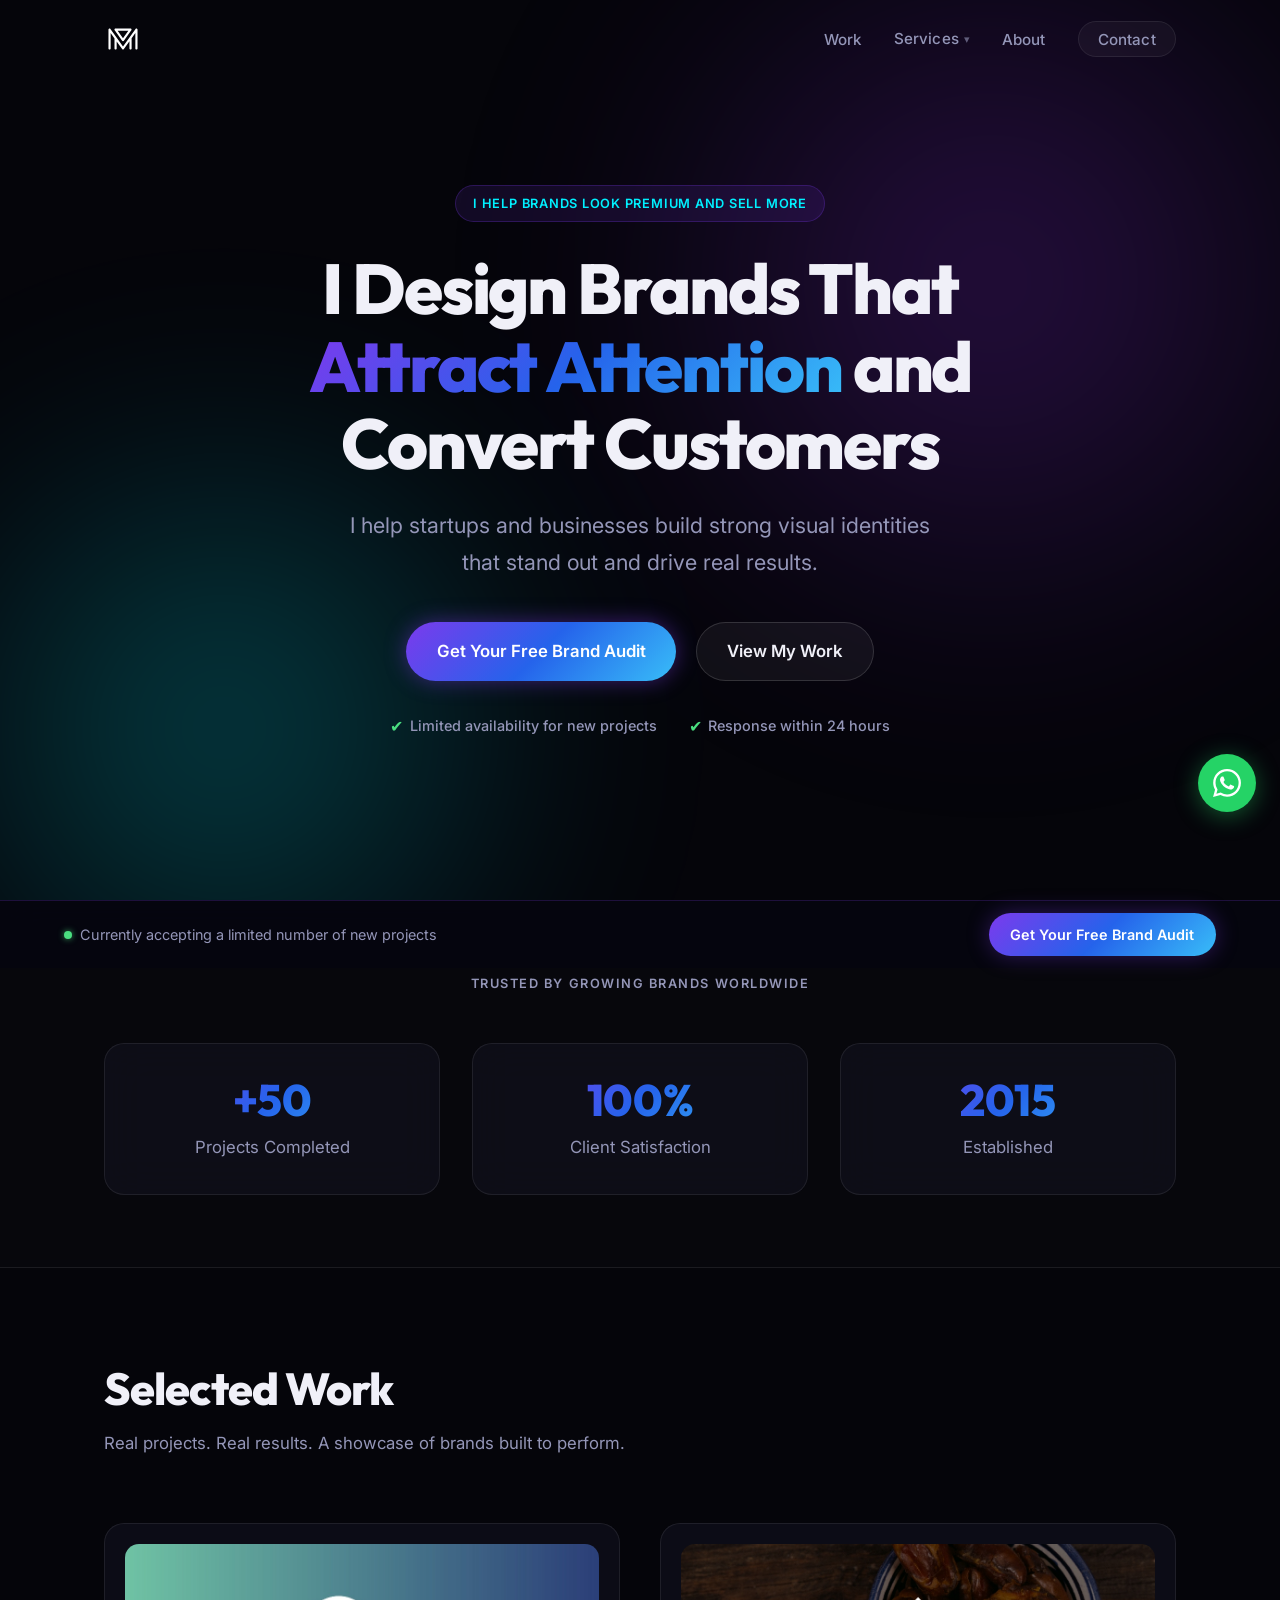
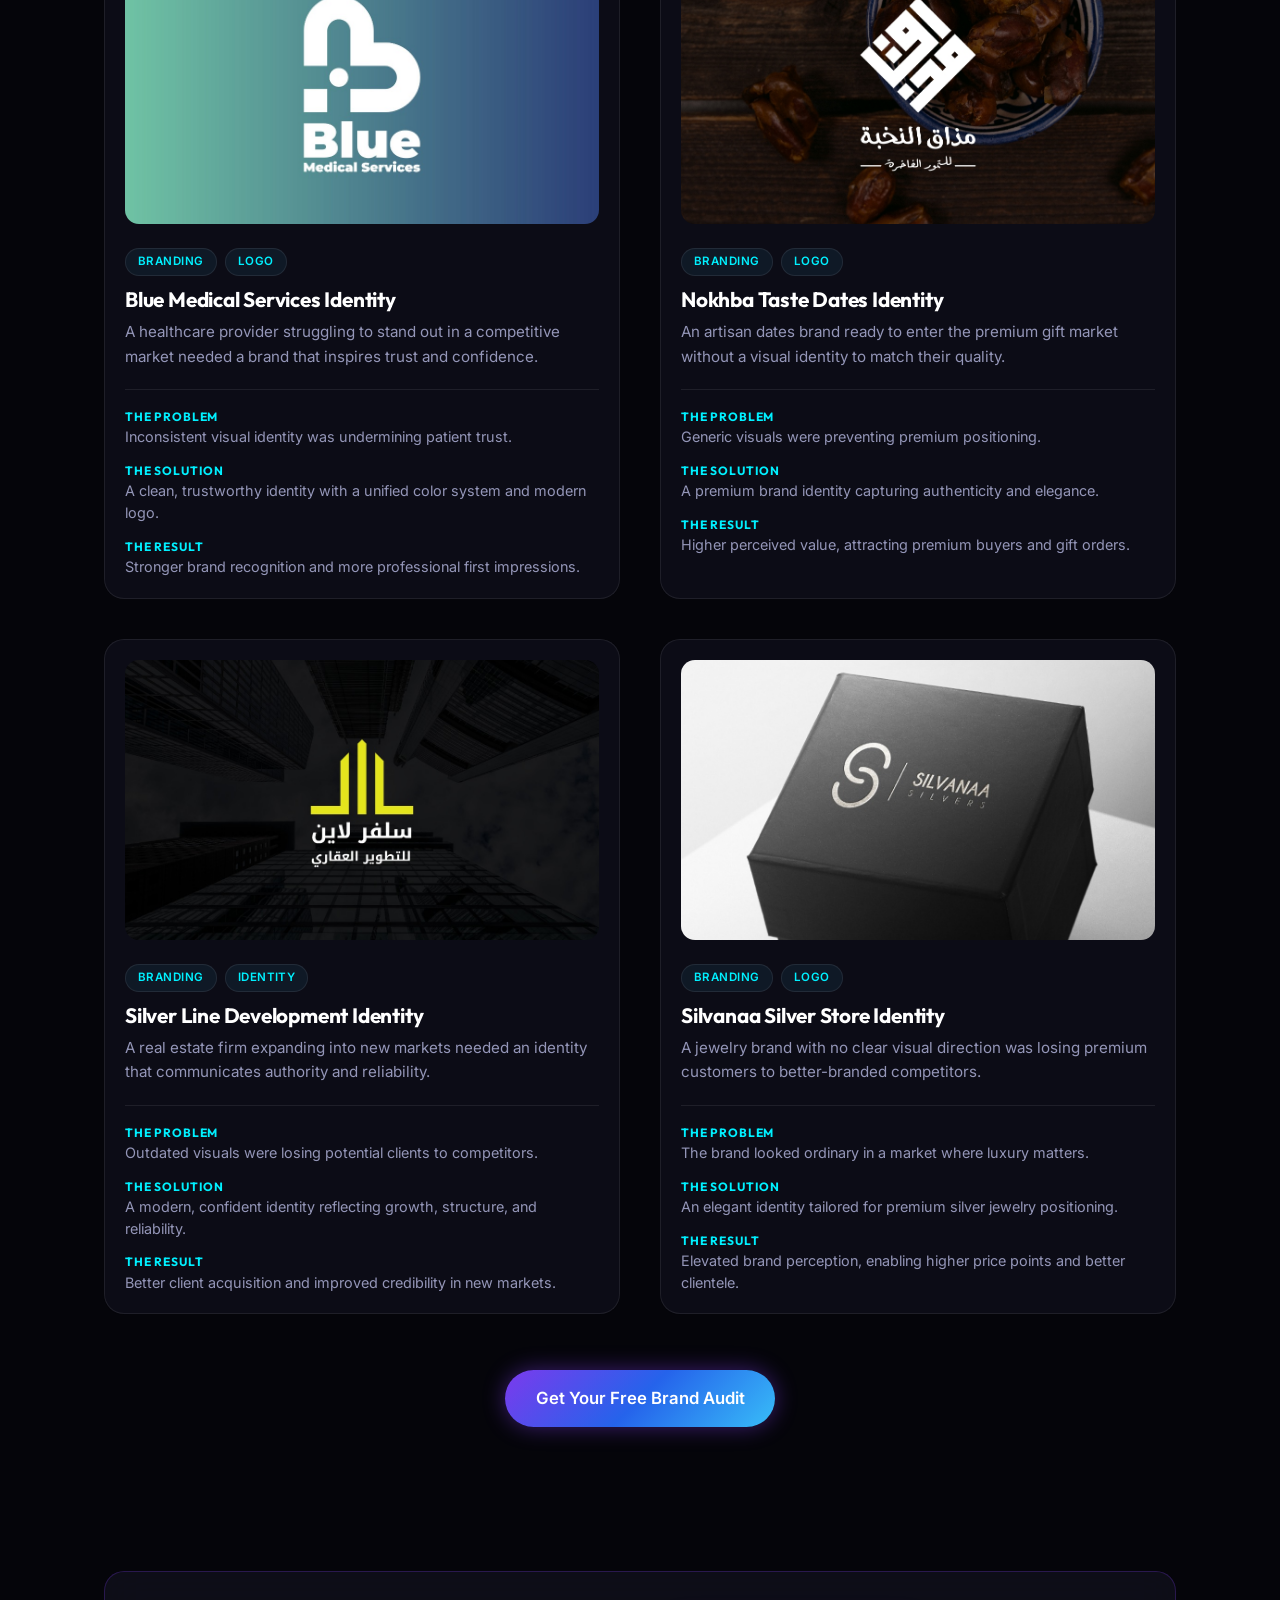
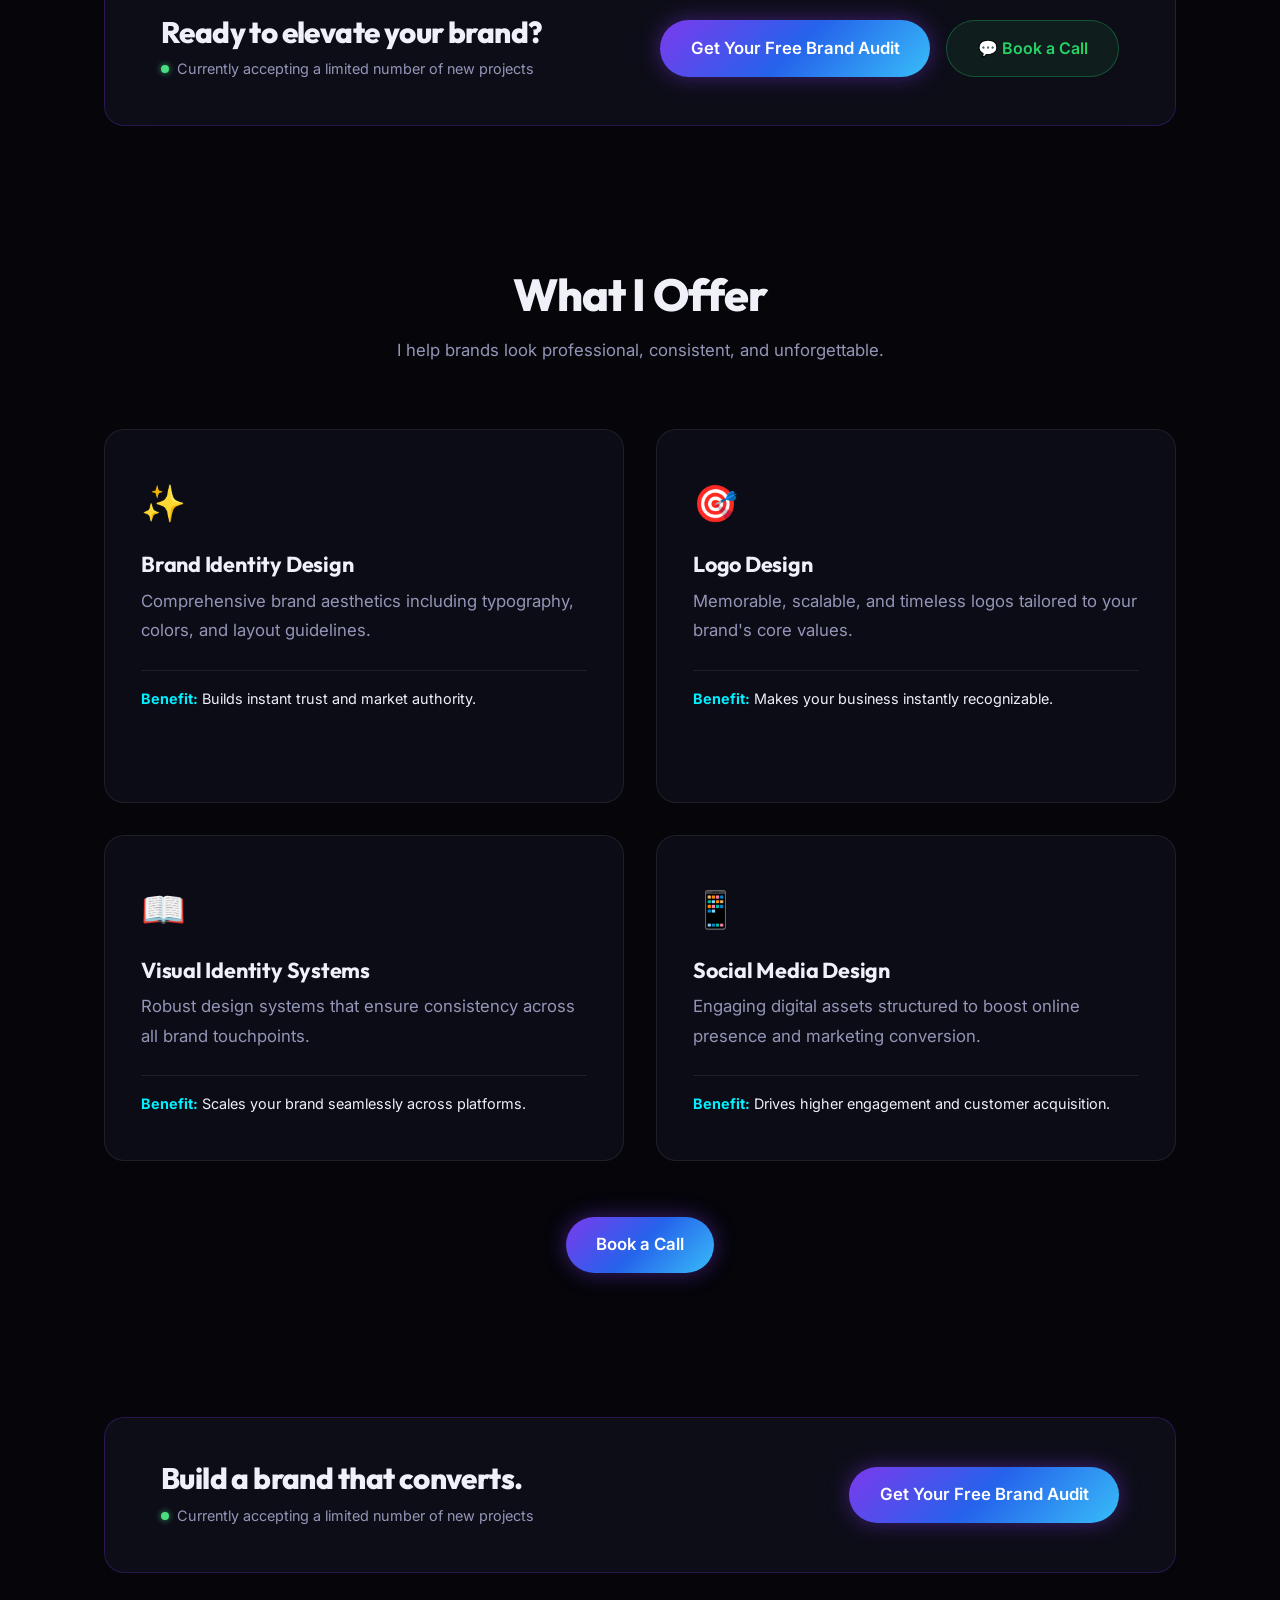
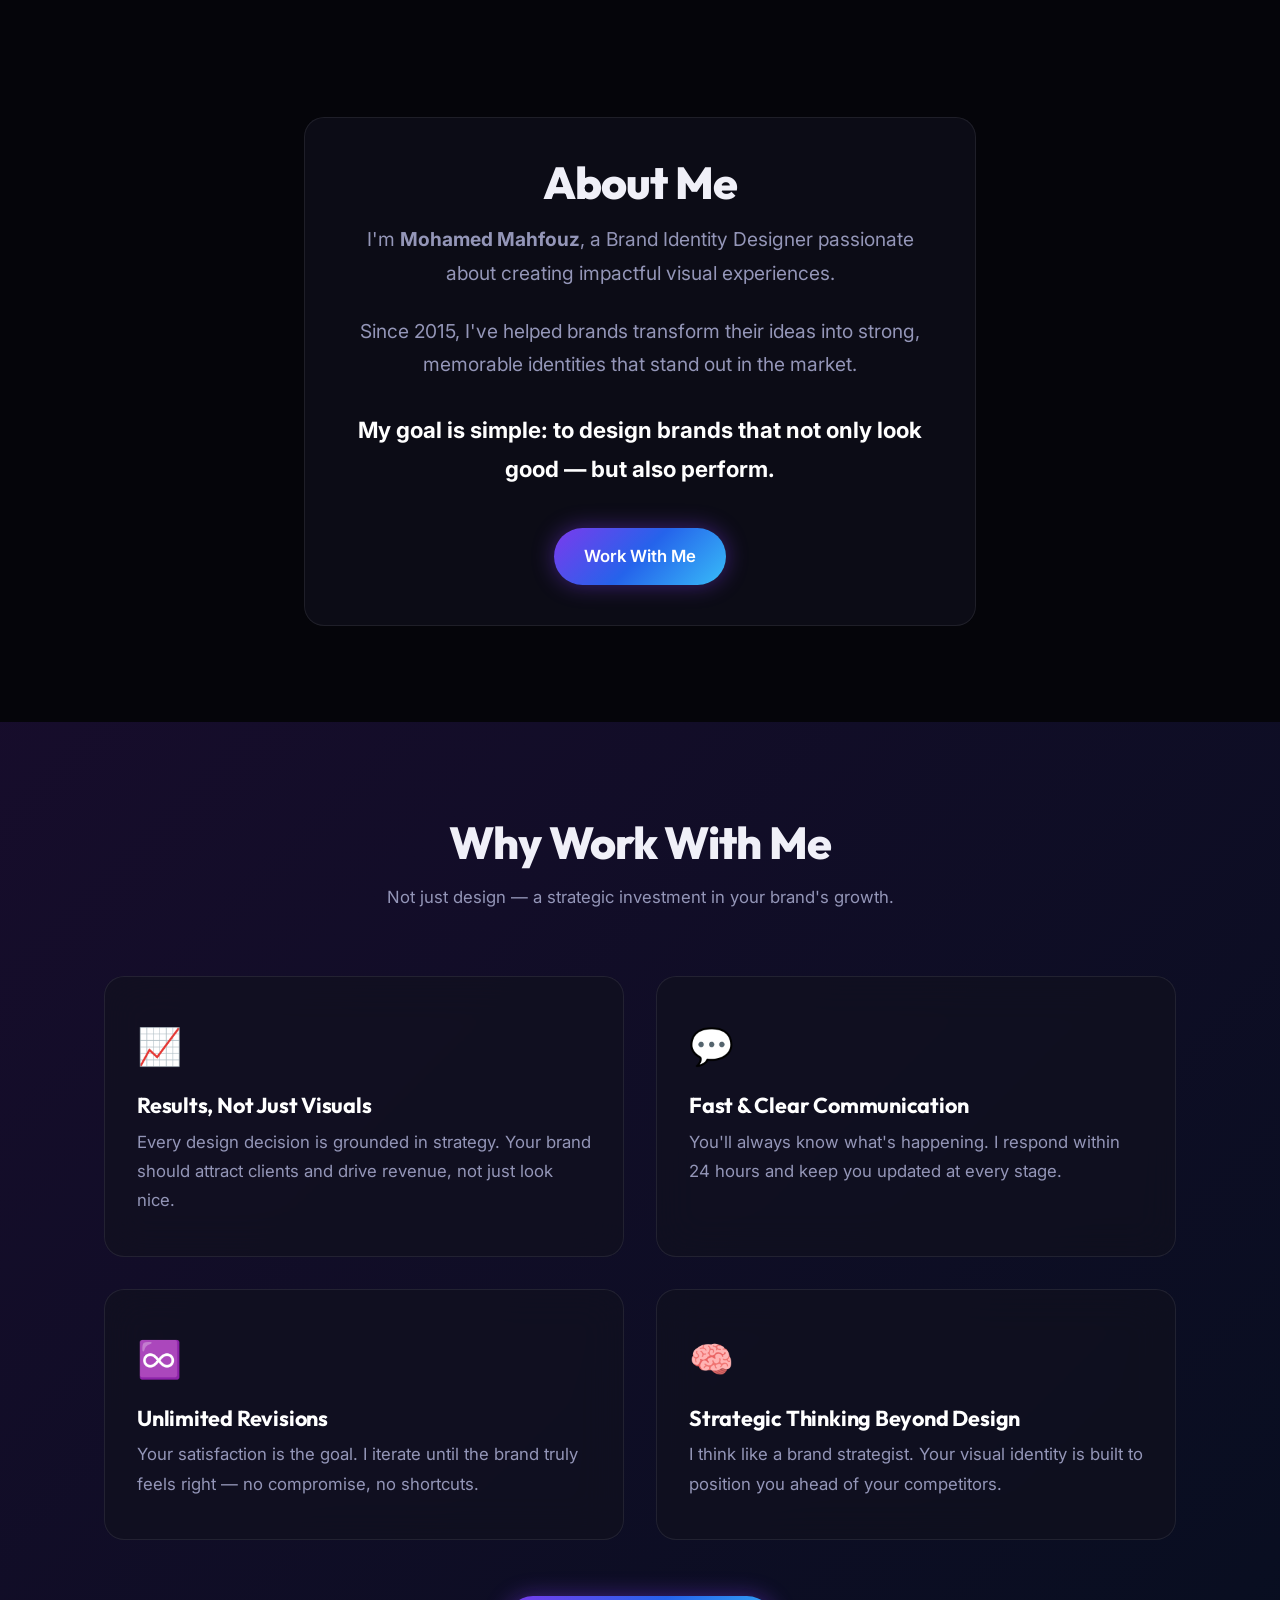
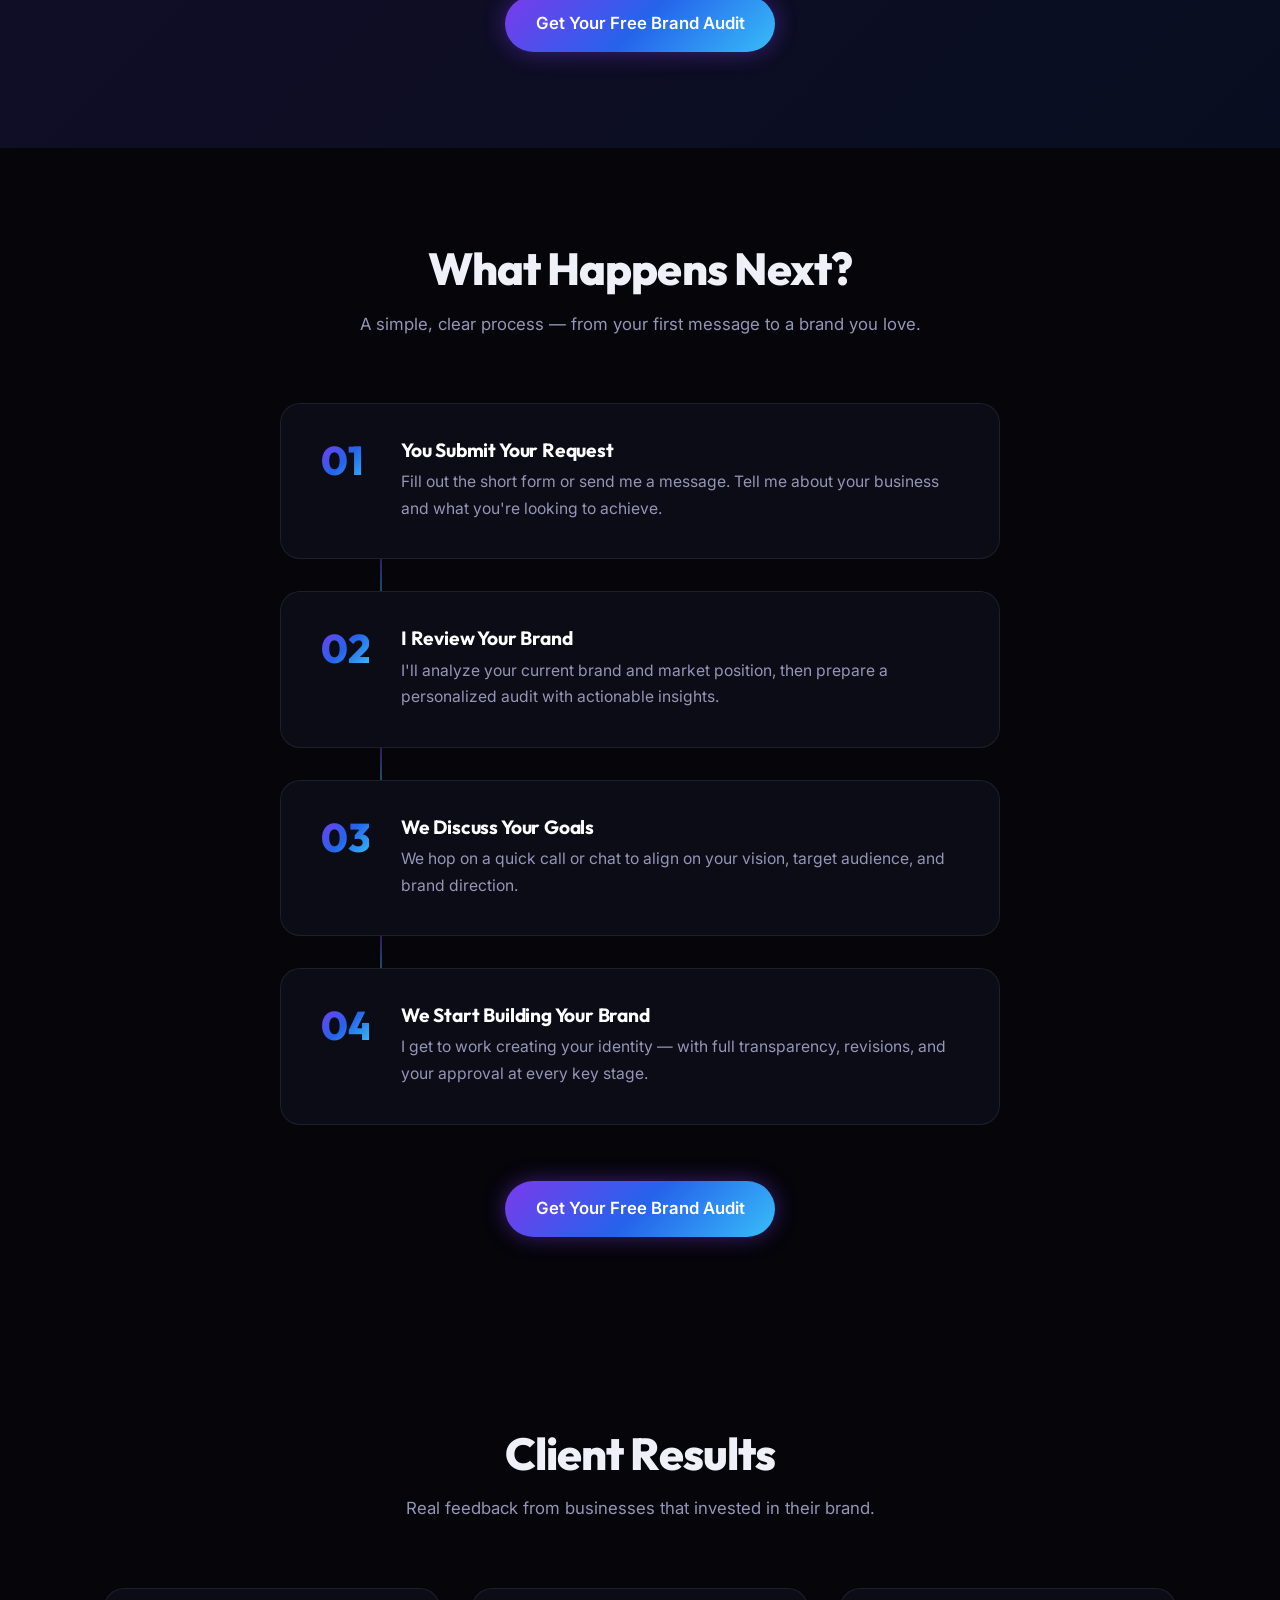
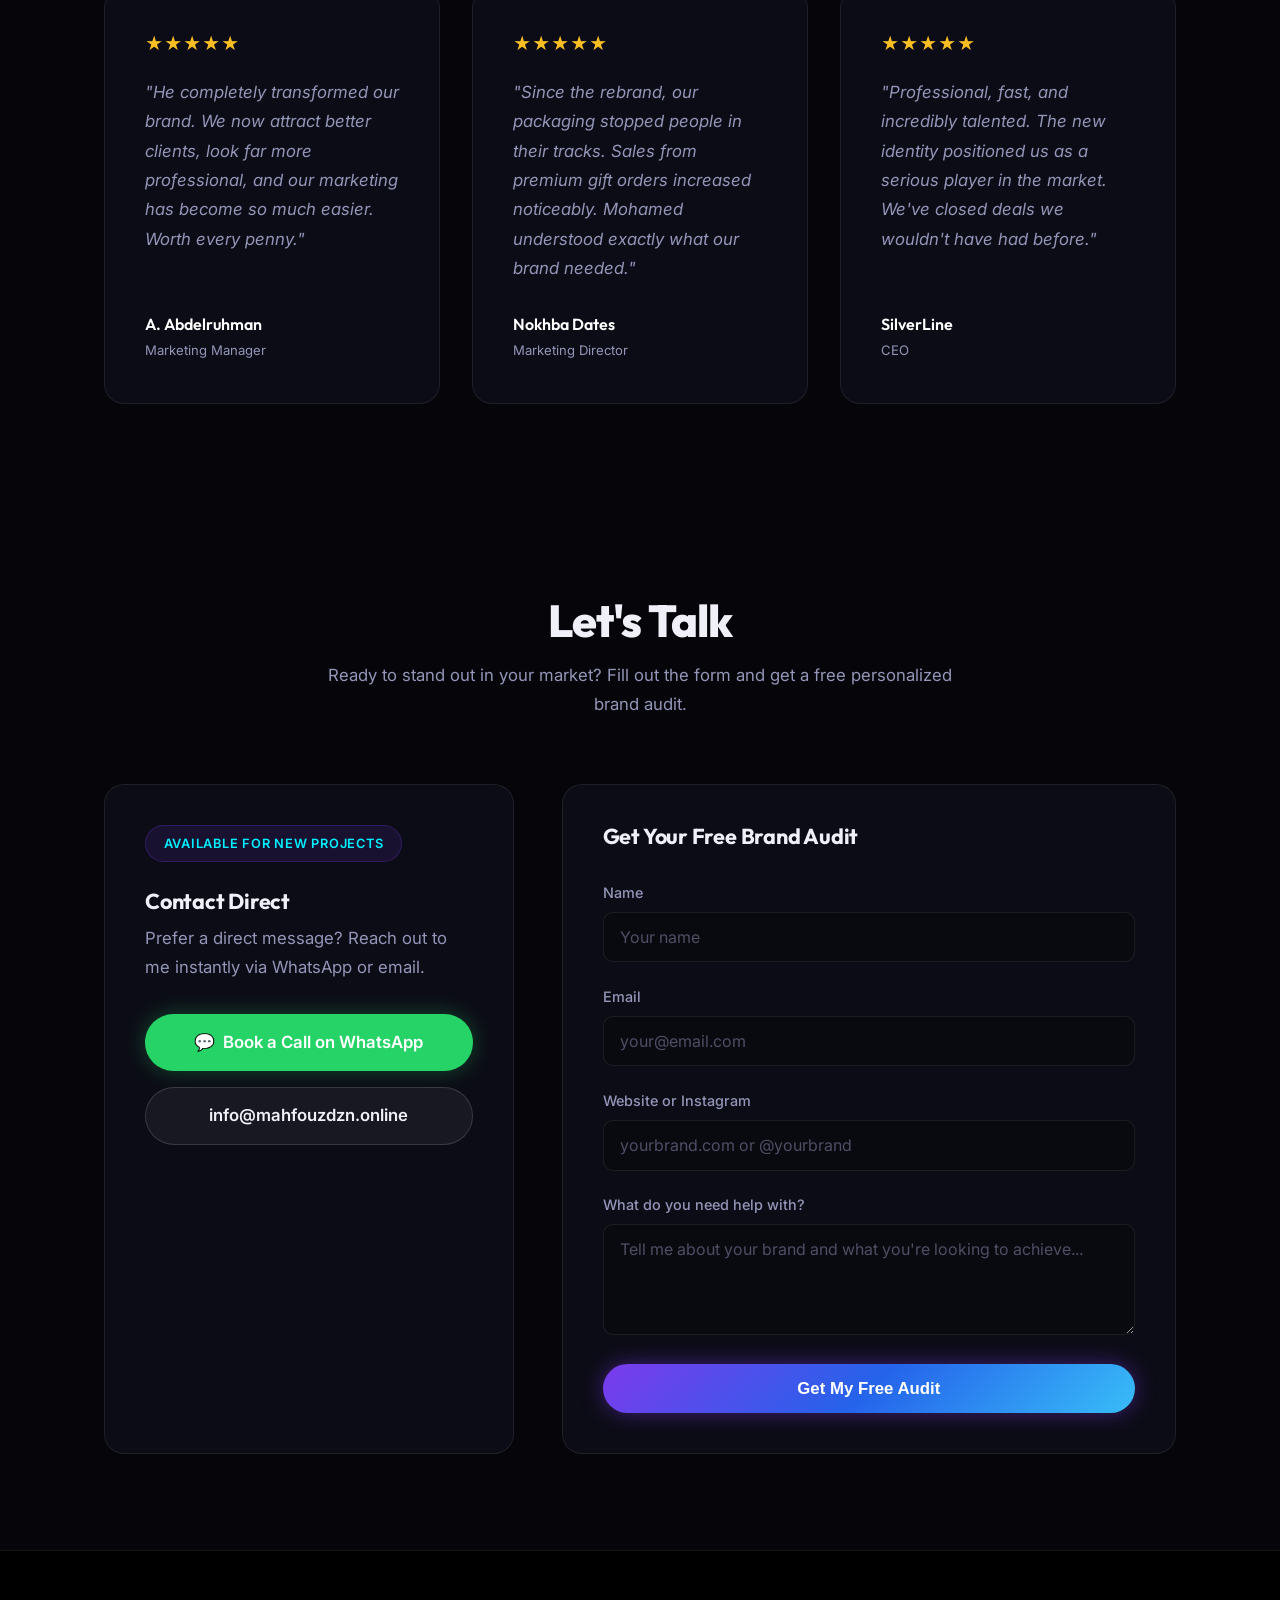
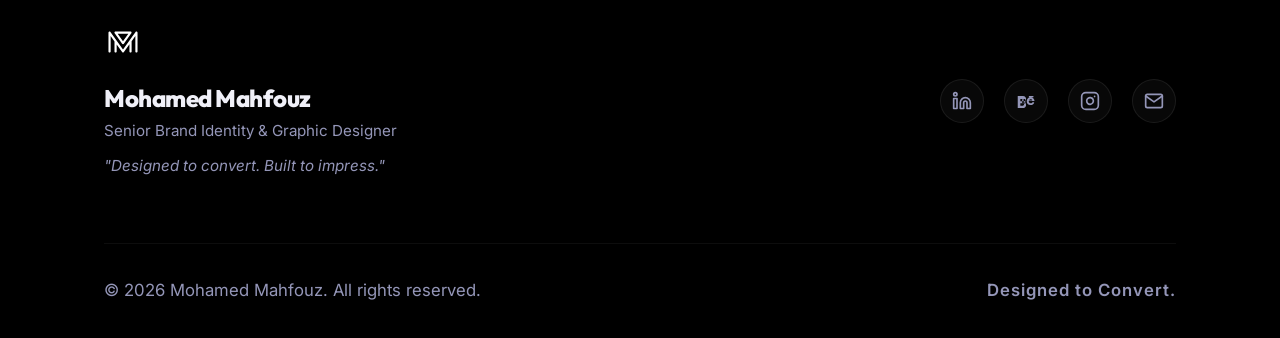
<file: index.html>
<!DOCTYPE html>
<html lang="en">

<head>
    <meta charset="UTF-8">
    <meta name="viewport" content="width=device-width, initial-scale=1.0">
    <title>Mahfouz Design | Brand Identity &amp; Logo Designer</title>
    <meta name="description"
        content="Professional graphic designer specializing in brand identity, logo design, and branding. Helping businesses stand out and grow.">
    <meta name="keywords"
        content="brand identity designer, logo designer, graphic designer, branding expert, visual identity, freelance designer">
    <!-- Canonical -->
    <link rel="canonical" href="https://www.mahfouzdzn.online/">
    <!-- Open Graph -->
    <meta property="og:title" content="Mahfouz Design | Brand Identity &amp; Logo Designer">
    <meta property="og:description" content="Professional graphic designer specializing in brand identity, logo design, and branding. Helping businesses stand out and grow.">
    <meta property="og:type" content="website">
    <!-- Favicon -->
    <link rel="icon" type="image/png" href="assets/img/Favicon.png">
    <!-- Google Fonts -->
    <link rel="preconnect" href="https://fonts.googleapis.com">
    <link rel="preconnect" href="https://fonts.gstatic.com" crossorigin>
    <link
        href="https://fonts.googleapis.com/css2?family=Inter:wght@400;500;600&family=Outfit:wght@400;600;800&display=swap"
        rel="stylesheet">
    <link rel="stylesheet" href="styles.css">
</head>

<body>
    <!-- Background Orbs -->
    <div class="bg-elements" aria-hidden="true">
        <div class="glow-orb purple-orb"></div>
        <div class="glow-orb blue-orb"></div>
    </div>

    <!-- Sticky Navigation -->
    <nav class="navbar" id="navbar" role="navigation" aria-label="Main navigation">
        <div class="container nav-content">
            <a href="index.html" class="logo" aria-label="Mahfouz Design Home">
                <img src="assets/img/logo.svg" alt="Mahfouz Design Logo" class="logo-img">
            </a>
            <ul class="nav-links" id="nav-links" role="list">
                <li><a href="#work">Work</a></li>
                <li class="nav-dropdown">
                    <a href="#services">Services</a>
                    <ul class="dropdown-menu" role="list">
                        <li><a href="branding-services.html"><span class="dd-icon" aria-hidden="true">✨</span> Brand Identity</a></li>
                        <li><a href="logo-design.html"><span class="dd-icon" aria-hidden="true">🎯</span> Logo Design</a></li>
                    </ul>
                </li>
                <li><a href="#about">About</a></li>
                <li><a href="#contact" class="nav-cta">Contact</a></li>
            </ul>
            <button class="mobile-nav-toggle" id="mobile-toggle" aria-label="Toggle Navigation" aria-expanded="false">
                <span aria-hidden="true">☰</span>
            </button>
        </div>
    </nav>

    <!-- Sticky CTA Bar -->
    <div class="sticky-cta-bar" id="sticky-cta-bar" role="complementary" aria-label="Quick contact">
        <p class="sticky-cta-text">
            <span class="urgency-dot" aria-hidden="true"></span>
            Currently accepting a limited number of new projects
        </p>
        <a href="#contact" class="btn btn-primary btn-sm" id="sticky-cta-btn">Get Your Free Brand Audit</a>
    </div>

    <main>
        <!-- Hero Section -->
        <section id="hero" class="hero" aria-labelledby="hero-heading">
            <div class="container hero-content">
                <span class="badge fade-in-up" aria-label="Availability notice">I help brands look premium and sell more</span>
                <h1 id="hero-heading" class="fade-in-up delay-1">I Design Brands That <span>Attract Attention</span> and Convert Customers</h1>
                <p class="fade-in-up delay-2">I help startups and businesses build strong visual identities that stand out and drive real results.</p>
                <div class="hero-buttons fade-in-up delay-3">
                    <a href="#contact" class="btn btn-primary btn-glow" id="hero-cta-primary">Get Your Free Brand Audit</a>
                    <a href="#work" class="btn btn-secondary" id="hero-cta-secondary">View My Work</a>
                </div>
                <div class="hero-trust fade-in-up delay-4" aria-label="Trust signals">
                    <span class="trust-item"><span class="trust-check" aria-hidden="true">✔</span> Limited availability for new projects</span>
                    <span class="trust-item"><span class="trust-check" aria-hidden="true">✔</span> Response within 24 hours</span>
                </div>
            </div>
        </section>

        <!-- Social Proof / Stats -->
        <section id="social-proof" class="social-proof reveal" aria-labelledby="stats-label">
            <div class="container">
                <p class="proof-label" id="stats-label">Trusted by growing brands worldwide</p>
                <div class="stats-grid">
                    <div class="stat-item glass-card">
                        <h3 class="counter" data-target="50" data-prefix="+">+0</h3>
                        <p>Projects Completed</p>
                    </div>
                    <div class="stat-item glass-card">
                        <h3 class="counter" data-target="100" data-suffix="%">0%</h3>
                        <p>Client Satisfaction</p>
                    </div>
                    <div class="stat-item glass-card">
                        <h3 class="counter" data-target="2015">0</h3>
                        <p>Established</p>
                    </div>
                </div>
            </div>
        </section>

        <!-- Portfolio / Work Section -->
        <section id="work" class="portfolio reveal" aria-labelledby="work-heading">
            <div class="container">
                <div class="section-header">
                    <h2 id="work-heading">Selected Work</h2>
                    <p>Real projects. Real results. A showcase of brands built to perform.</p>
                </div>
                <div class="portfolio-grid">
                    <!-- Project 1: Blue Medical -->
                    <a href="blue-medical-services.html" class="project-card glass-card hover-glow" aria-label="Blue Medical Services Identity – View Case Study">
                        <div class="project-image">
                            <img src="assets/img/portfolio/blue-medical/img-4.jpg"
                                alt="Blue Medical Services brand identity – logo and color system design"
                                loading="lazy">
                            <span class="overlay-text" aria-hidden="true">View Case Study</span>
                        </div>
                        <div class="project-info">
                            <div class="tags">
                                <span class="tag">Branding</span>
                                <span class="tag">Logo</span>
                            </div>
                            <h3>Blue Medical Services Identity</h3>
                            <p class="project-intro">A healthcare provider struggling to stand out in a competitive market needed a brand that inspires trust and confidence.</p>
                            <div class="case-study-details">
                                <div class="cs-section">
                                    <h4>The Problem</h4>
                                    <p>Inconsistent visual identity was undermining patient trust.</p>
                                </div>
                                <div class="cs-section">
                                    <h4>The Solution</h4>
                                    <p>A clean, trustworthy identity with a unified color system and modern logo.</p>
                                </div>
                                <div class="cs-section">
                                    <h4>The Result</h4>
                                    <p>Stronger brand recognition and more professional first impressions.</p>
                                </div>
                            </div>
                        </div>
                    </a>

                    <!-- Project 2: Nokhba -->
                    <a href="nokhba-taste-dates.html" class="project-card glass-card hover-glow" aria-label="Nokhba Taste Dates Identity – View Case Study">
                        <div class="project-image">
                            <img src="assets/img/portfolio/nokhba/brand-5.jpg"
                                alt="Nokhba Taste Dates premium brand identity and packaging design"
                                loading="lazy">
                            <span class="overlay-text" aria-hidden="true">View Case Study</span>
                        </div>
                        <div class="project-info">
                            <div class="tags">
                                <span class="tag">Branding</span>
                                <span class="tag">Logo</span>
                            </div>
                            <h3>Nokhba Taste Dates Identity</h3>
                            <p class="project-intro">An artisan dates brand ready to enter the premium gift market without a visual identity to match their quality.</p>
                            <div class="case-study-details">
                                <div class="cs-section">
                                    <h4>The Problem</h4>
                                    <p>Generic visuals were preventing premium positioning.</p>
                                </div>
                                <div class="cs-section">
                                    <h4>The Solution</h4>
                                    <p>A premium brand identity capturing authenticity and elegance.</p>
                                </div>
                                <div class="cs-section">
                                    <h4>The Result</h4>
                                    <p>Higher perceived value, attracting premium buyers and gift orders.</p>
                                </div>
                            </div>
                        </div>
                    </a>

                    <!-- Project 3: Silver Line -->
                    <a href="silver-line-development.html" class="project-card glass-card hover-glow" aria-label="Silver Line Development Identity – View Case Study">
                        <div class="project-image">
                            <img src="assets/img/portfolio/silver-line/hero.jpg"
                                alt="Silver Line Development real-estate brand identity and logo design"
                                loading="lazy">
                            <span class="overlay-text" aria-hidden="true">View Case Study</span>
                        </div>
                        <div class="project-info">
                            <div class="tags">
                                <span class="tag">Branding</span>
                                <span class="tag">Identity</span>
                            </div>
                            <h3>Silver Line Development Identity</h3>
                            <p class="project-intro">A real estate firm expanding into new markets needed an identity that communicates authority and reliability.</p>
                            <div class="case-study-details">
                                <div class="cs-section">
                                    <h4>The Problem</h4>
                                    <p>Outdated visuals were losing potential clients to competitors.</p>
                                </div>
                                <div class="cs-section">
                                    <h4>The Solution</h4>
                                    <p>A modern, confident identity reflecting growth, structure, and reliability.</p>
                                </div>
                                <div class="cs-section">
                                    <h4>The Result</h4>
                                    <p>Better client acquisition and improved credibility in new markets.</p>
                                </div>
                            </div>
                        </div>
                    </a>

                    <!-- Project 4: Silvanaa -->
                    <a href="silvanaa-silver-store.html" class="project-card glass-card hover-glow" aria-label="Silvanaa Silver Store Identity – View Case Study">
                        <div class="project-image">
                            <img src="assets/img/portfolio/silvanaa/gallery-2.jpg"
                                alt="Silvanaa Silver Store premium jewelry brand identity design"
                                loading="lazy">
                            <span class="overlay-text" aria-hidden="true">View Case Study</span>
                        </div>
                        <div class="project-info">
                            <div class="tags">
                                <span class="tag">Branding</span>
                                <span class="tag">Logo</span>
                            </div>
                            <h3>Silvanaa Silver Store Identity</h3>
                            <p class="project-intro">A jewelry brand with no clear visual direction was losing premium customers to better-branded competitors.</p>
                            <div class="case-study-details">
                                <div class="cs-section">
                                    <h4>The Problem</h4>
                                    <p>The brand looked ordinary in a market where luxury matters.</p>
                                </div>
                                <div class="cs-section">
                                    <h4>The Solution</h4>
                                    <p>An elegant identity tailored for premium silver jewelry positioning.</p>
                                </div>
                                <div class="cs-section">
                                    <h4>The Result</h4>
                                    <p>Elevated brand perception, enabling higher price points and better clientele.</p>
                                </div>
                            </div>
                        </div>
                    </a>
                </div>
                <!-- Portfolio CTA -->
                <div class="section-cta">
                    <a href="#contact" class="btn btn-primary btn-glow">Get Your Free Brand Audit</a>
                </div>
            </div>
        </section>

        <!-- CTA Banner After Work -->
        <section class="cta-banner reveal" aria-label="Call to action">
            <div class="container">
                <div class="cta-banner-content glass-card hover-glow">
                    <div class="cta-banner-text">
                        <h2>Ready to elevate your brand?</h2>
                        <p class="urgency-note"><span class="urgency-dot" aria-hidden="true"></span> Currently accepting a limited number of new projects</p>
                    </div>
                    <div class="cta-banner-actions">
                        <a href="#contact" class="btn btn-primary btn-glow">Get Your Free Brand Audit</a>
                        <a href="https://wa.me/+201107517512" target="_blank" rel="noopener noreferrer" class="btn btn-wa-outline">💬 Book a Call</a>
                    </div>
                </div>
            </div>
        </section>

        <!-- Services Section -->
        <section id="services" class="services reveal" aria-labelledby="services-heading">
            <div class="container">
                <div class="section-header center">
                    <h2 id="services-heading">What I Offer</h2>
                    <p>I help brands look professional, consistent, and unforgettable.</p>
                </div>
                <div class="services-grid">
                    <a href="branding-services.html" class="service-card glass-card hover-glow" style="text-decoration:none; color:inherit;">
                        <div class="service-icon" aria-hidden="true">✨</div>
                        <h3>Brand Identity Design</h3>
                        <p>Comprehensive brand aesthetics including typography, colors, and layout guidelines.</p>
                        <div class="benefit"><strong>Benefit:</strong> Builds instant trust and market authority.</div>
                        <div class="service-link-hint">Learn more →</div>
                    </a>
                    <a href="logo-design.html" class="service-card glass-card hover-glow" style="text-decoration:none; color:inherit;">
                        <div class="service-icon" aria-hidden="true">🎯</div>
                        <h3>Logo Design</h3>
                        <p>Memorable, scalable, and timeless logos tailored to your brand's core values.</p>
                        <div class="benefit"><strong>Benefit:</strong> Makes your business instantly recognizable.</div>
                        <div class="service-link-hint">Learn more →</div>
                    </a>
                    <div class="service-card glass-card hover-glow">
                        <div class="service-icon" aria-hidden="true">📖</div>
                        <h3>Visual Identity Systems</h3>
                        <p>Robust design systems that ensure consistency across all brand touchpoints.</p>
                        <div class="benefit"><strong>Benefit:</strong> Scales your brand seamlessly across platforms.</div>
                    </div>
                    <div class="service-card glass-card hover-glow">
                        <div class="service-icon" aria-hidden="true">📱</div>
                        <h3>Social Media Design</h3>
                        <p>Engaging digital assets structured to boost online presence and marketing conversion.</p>
                        <div class="benefit"><strong>Benefit:</strong> Drives higher engagement and customer acquisition.</div>
                    </div>
                </div>
                <div class="section-cta">
                    <a href="#contact" class="btn btn-primary btn-glow">Book a Call</a>
                </div>
            </div>
        </section>

        <!-- CTA Banner after Services -->
        <section class="cta-banner reveal" aria-label="Call to action">
            <div class="container">
                <div class="cta-banner-content glass-card hover-glow">
                    <div class="cta-banner-text">
                        <h2>Build a brand that converts.</h2>
                        <p class="urgency-note"><span class="urgency-dot" aria-hidden="true"></span> Currently accepting a limited number of new projects</p>
                    </div>
                    <div class="cta-banner-actions">
                        <a href="#contact" class="btn btn-primary btn-glow">Get Your Free Brand Audit</a>
                    </div>
                </div>
            </div>
        </section>

        <!-- About Section -->
        <section id="about" class="about reveal" aria-labelledby="about-heading">
            <div class="container about-container">
                <div class="about-content glass-card p-large">
                    <h2 id="about-heading">About Me</h2>
                    <p>I'm <strong>Mohamed Mahfouz</strong>, a Brand Identity Designer passionate about creating
                        impactful visual experiences.</p>
                    <p>Since 2015, I've helped brands transform their ideas into strong, memorable identities that stand
                        out in the market.</p>
                    <p class="highlight-text">My goal is simple: to design brands that not only look good — but also
                        perform.</p>
                    <div class="about-cta">
                        <a href="#contact" class="btn btn-primary btn-glow">Work With Me</a>
                    </div>
                </div>
            </div>
        </section>

        <!-- Why Work With Me Section (NEW) -->
        <section id="why-me" class="why-me reveal" aria-labelledby="why-me-heading">
            <div class="container">
                <div class="section-header center">
                    <h2 id="why-me-heading">Why Work With Me</h2>
                    <p>Not just design — a strategic investment in your brand's growth.</p>
                </div>
                <div class="why-grid">
                    <div class="why-card glass-card hover-glow">
                        <div class="why-icon" aria-hidden="true">📈</div>
                        <h3>Results, Not Just Visuals</h3>
                        <p>Every design decision is grounded in strategy. Your brand should attract clients and drive revenue, not just look nice.</p>
                    </div>
                    <div class="why-card glass-card hover-glow">
                        <div class="why-icon" aria-hidden="true">💬</div>
                        <h3>Fast &amp; Clear Communication</h3>
                        <p>You'll always know what's happening. I respond within 24 hours and keep you updated at every stage.</p>
                    </div>
                    <div class="why-card glass-card hover-glow">
                        <div class="why-icon" aria-hidden="true">♾️</div>
                        <h3>Unlimited Revisions</h3>
                        <p>Your satisfaction is the goal. I iterate until the brand truly feels right — no compromise, no shortcuts.</p>
                    </div>
                    <div class="why-card glass-card hover-glow">
                        <div class="why-icon" aria-hidden="true">🧠</div>
                        <h3>Strategic Thinking Beyond Design</h3>
                        <p>I think like a brand strategist. Your visual identity is built to position you ahead of your competitors.</p>
                    </div>
                </div>
                <div class="section-cta">
                    <a href="#contact" class="btn btn-primary btn-glow">Get Your Free Brand Audit</a>
                </div>
            </div>
        </section>

        <!-- Process Section (NEW) -->
        <section id="process" class="process reveal" aria-labelledby="process-heading">
            <div class="container">
                <div class="section-header center">
                    <h2 id="process-heading">What Happens Next?</h2>
                    <p>A simple, clear process — from your first message to a brand you love.</p>
                </div>
                <div class="process-steps">
                    <div class="process-step glass-card">
                        <div class="step-number" aria-hidden="true">01</div>
                        <div class="step-content">
                            <h3>You Submit Your Request</h3>
                            <p>Fill out the short form or send me a message. Tell me about your business and what you're looking to achieve.</p>
                        </div>
                    </div>
                    <div class="process-connector" aria-hidden="true"></div>
                    <div class="process-step glass-card">
                        <div class="step-number" aria-hidden="true">02</div>
                        <div class="step-content">
                            <h3>I Review Your Brand</h3>
                            <p>I'll analyze your current brand and market position, then prepare a personalized audit with actionable insights.</p>
                        </div>
                    </div>
                    <div class="process-connector" aria-hidden="true"></div>
                    <div class="process-step glass-card">
                        <div class="step-number" aria-hidden="true">03</div>
                        <div class="step-content">
                            <h3>We Discuss Your Goals</h3>
                            <p>We hop on a quick call or chat to align on your vision, target audience, and brand direction.</p>
                        </div>
                    </div>
                    <div class="process-connector" aria-hidden="true"></div>
                    <div class="process-step glass-card">
                        <div class="step-number" aria-hidden="true">04</div>
                        <div class="step-content">
                            <h3>We Start Building Your Brand</h3>
                            <p>I get to work creating your identity — with full transparency, revisions, and your approval at every key stage.</p>
                        </div>
                    </div>
                </div>
                <div class="section-cta">
                    <a href="#contact" class="btn btn-primary btn-glow">Get Your Free Brand Audit</a>
                </div>
            </div>
        </section>

        <!-- Testimonials Section -->
        <section id="testimonials" class="testimonials reveal" aria-labelledby="testimonials-heading">
            <div class="container">
                <div class="section-header center">
                    <h2 id="testimonials-heading">Client Results</h2>
                    <p>Real feedback from businesses that invested in their brand.</p>
                </div>
                <div class="testimonials-grid">
                    <div class="testimonial-card glass-card hover-glow">
                        <div class="stars" aria-label="5 star rating">★★★★★</div>
                        <p>"He completely transformed our brand. We now attract better clients, look far more professional, and our marketing has become so much easier. Worth every penny."</p>
                        <div class="client-info">
                            <h4>A. Abdelruhman</h4>
                            <span>Marketing Manager</span>
                        </div>
                    </div>
                    <div class="testimonial-card glass-card hover-glow">
                        <div class="stars" aria-label="5 star rating">★★★★★</div>
                        <p>"Since the rebrand, our packaging stopped people in their tracks. Sales from premium gift orders increased noticeably. Mohamed understood exactly what our brand needed."</p>
                        <div class="client-info">
                            <h4>Nokhba Dates</h4>
                            <span>Marketing Director</span>
                        </div>
                    </div>
                    <div class="testimonial-card glass-card hover-glow">
                        <div class="stars" aria-label="5 star rating">★★★★★</div>
                        <p>"Professional, fast, and incredibly talented. The new identity positioned us as a serious player in the market. We've closed deals we wouldn't have had before."</p>
                        <div class="client-info">
                            <h4>SilverLine</h4>
                            <span>CEO</span>
                        </div>
                    </div>
                </div>
            </div>
        </section>

        <!-- Contact Section -->
        <section id="contact" class="contact-section reveal" aria-labelledby="contact-heading">
            <div class="container">
                <div class="section-header center">
                    <h2 id="contact-heading">Let's Talk</h2>
                    <p>Ready to stand out in your market? Fill out the form and get a free personalized brand audit.</p>
                </div>
                <div class="contact-grid">
                    <div class="contact-info glass-card">
                        <span class="badge">Available for new projects</span>
                        <h3>Contact Direct</h3>
                        <p>Prefer a direct message? Reach out to me instantly via WhatsApp or email.</p>
                        <div class="contact-links"
                            style="margin-top: 2rem; display: flex; flex-direction: column; gap: 1rem;">
                            <a href="https://wa.me/+201107517512" target="_blank" rel="noopener noreferrer"
                                class="btn btn-primary btn-glow whatsapp-btn" id="contact-wa-btn">
                                <span aria-hidden="true">💬</span> Book a Call on WhatsApp
                            </a>
                            <a href="mailto:info@mahfouzdzn.online"
                                class="btn btn-secondary email-btn">info@mahfouzdzn.online</a>
                        </div>
                    </div>
                    <form action="https://formspree.io/f/xreyjwyw" method="POST" class="contact-form glass-card"
                        id="contact-form" novalidate>
                        <h3 style="margin-bottom: 2rem;">Get Your Free Brand Audit</h3>
                        <div class="form-group">
                            <label for="name">Name</label>
                            <input type="text" id="name" name="name" required placeholder="Your name">
                        </div>
                        <div class="form-group">
                            <label for="email">Email</label>
                            <input type="email" id="email" name="email" required placeholder="your@email.com">
                        </div>
                        <div class="form-group">
                            <label for="social">Website or Instagram</label>
                            <input type="text" id="social" name="social" placeholder="yourbrand.com or @yourbrand">
                        </div>
                        <div class="form-group">
                            <label for="message">What do you need help with?</label>
                            <textarea id="message" name="message" rows="4" required
                                placeholder="Tell me about your brand and what you're looking to achieve..."></textarea>
                        </div>
                        <button type="submit" class="btn btn-primary btn-glow submit-btn" id="form-submit-btn" style="width: 100%;">Get My Free Audit</button>
                        <!-- Success message (shown via JS) -->
                        <div class="form-success-msg" id="form-success-msg" style="display:none;" role="status" aria-live="polite">
                            <span class="success-icon" aria-hidden="true">✅</span>
                            <p>Thanks! I'll review your brand and send you a personalized audit within 24 hours.</p>
                        </div>
                    </form>
                </div>
            </div>
        </section>
    </main>

    <!-- Footer -->
    <footer class="footer" role="contentinfo">
        <div class="container footer-content">
            <div class="footer-brand fade-in-up">
                <img src="assets/img/logo.svg" alt="Mahfouz Design Logo" class="logo-img" style="margin-bottom: 1.5rem;">
                <h2>Mohamed Mahfouz</h2>
                <p>Senior Brand Identity &amp; Graphic Designer</p>
                <p style="color: var(--text-secondary); margin-top: 0.5rem; font-style: italic;">"Designed to convert. Built to impress."</p>
            </div>
            <div class="footer-links fade-in-up delay-1" aria-label="Social media links">
                <a href="https://www.linkedin.com/company/mahfouzdzn/" target="_blank" rel="noopener noreferrer" class="social-link" title="LinkedIn" aria-label="LinkedIn profile">
                    <svg xmlns="http://www.w3.org/2000/svg" viewBox="0 0 24 24" fill="none" stroke="currentColor"
                        stroke-width="2" stroke-linecap="round" stroke-linejoin="round" aria-hidden="true">
                        <path d="M16 8a6 6 0 0 1 6 6v7h-4v-7a2 2 0 0 0-2-2 2 2 0 0 0-2 2v7h-4v-7a6 6 0 0 1 6-6z"></path>
                        <rect x="2" y="9" width="4" height="12"></rect>
                        <circle cx="4" cy="4" r="2"></circle>
                    </svg>
                </a>
                <a href="https://www.behance.net/GeoMa7fouz" target="_blank" rel="noopener noreferrer" class="social-link" title="Behance" aria-label="Behance portfolio">
                    <svg xmlns="http://www.w3.org/2000/svg" viewBox="0 0 24 24" fill="currentColor" aria-hidden="true">
                        <path
                            d="M8.228 15.01h2.261c.444 0 .806-.362.806-.806v-3.714c0-.444-.362-.806-.806-.806H8.228a.806.806 0 0 0-.806.806v3.714c0 .444.362.806.806.806zm1.065-3.085h1.196v2.24H9.293v-2.24zm11.472 0h-5.46v.39c0 1.48.975 2.275 2.34 2.275 1.04 0 1.82-.455 2.015-1.17h2.21c-.26 2.015-1.95 3.51-4.29 3.51-3.25 0-4.68-2.34-4.68-4.68s1.69-4.81 4.615-4.81c3.055 0 4.68 2.34 4.68 4.485h-1.43zm-3.185-1.885c-.975 0-1.69.585-1.885 1.43h3.77c-.13-.845-.845-1.43-1.885-1.43zM2.08 6.045H8.29a3.81 3.81 0 0 1 3.12 1.56 3.483 3.483 0 0 1-1.625 5.395 3.9 3.9 0 0 1 2.34 3.705c0 2.21-1.625 3.835-4.225 3.835H2.08V6.045zm3.12 6.11h2.6c.91 0 1.495-.455 1.495-1.235s-.585-1.235-1.495-1.235h-2.6v2.47zm0 5.46h2.86c.975 0 1.625-.52 1.625-1.43s-.65-1.43-1.625-1.43h-2.86v2.86zM15.47 6.045h5.46v1.365h-5.46V6.045z" />
                    </svg>
                </a>
                <a href="https://www.instagram.com/ma7fouzdzn/" target="_blank" rel="noopener noreferrer" class="social-link" title="Instagram" aria-label="Instagram profile">
                    <svg xmlns="http://www.w3.org/2000/svg" viewBox="0 0 24 24" fill="none" stroke="currentColor"
                        stroke-width="2" stroke-linecap="round" stroke-linejoin="round" aria-hidden="true">
                        <rect x="2" y="2" width="20" height="20" rx="5" ry="5"></rect>
                        <path d="M16 11.37A4 4 0 1 1 12.63 8 4 4 0 0 1 16 11.37z"></path>
                        <line x1="17.5" y1="6.5" x2="17.51" y2="6.5"></line>
                    </svg>
                </a>
                <a href="mailto:info@mahfouzdzn.online" class="social-link" title="Email" aria-label="Send email">
                    <svg xmlns="http://www.w3.org/2000/svg" viewBox="0 0 24 24" fill="none" stroke="currentColor"
                        stroke-width="2" stroke-linecap="round" stroke-linejoin="round" aria-hidden="true">
                        <path d="M4 4h16c1.1 0 2 .9 2 2v12c0 1.1-.9 2-2 2H4c-1.1 0-2-.9-2-2V6c0-1.1.9-2 2-2z"></path>
                        <polyline points="22,6 12,13 2,6"></polyline>
                    </svg>
                </a>
            </div>
        </div>
        <div class="container fade-in-up delay-2">
            <div class="footer-bottom">
                <p>&copy; 2026 Mohamed Mahfouz. All rights reserved.</p>
                <p class="built-with">Designed to Convert.</p>
            </div>
        </div>
    </footer>

    <!-- Floating WhatsApp Button -->
    <a href="https://wa.me/+201107517512" target="_blank" rel="noopener noreferrer"
        class="whatsapp-float" id="whatsapp-float" aria-label="Chat on WhatsApp">
        <svg xmlns="http://www.w3.org/2000/svg" viewBox="0 0 24 24" fill="currentColor" aria-hidden="true">
            <path d="M17.472 14.382c-.297-.149-1.758-.867-2.03-.967-.273-.099-.471-.148-.67.15-.197.297-.767.966-.94 1.164-.173.199-.347.223-.644.075-.297-.15-1.255-.463-2.39-1.475-.883-.788-1.48-1.761-1.653-2.059-.173-.297-.018-.458.13-.606.134-.133.298-.347.446-.52.149-.174.198-.298.298-.497.099-.198.05-.371-.025-.52-.075-.149-.669-1.612-.916-2.207-.242-.579-.487-.5-.669-.51-.173-.008-.371-.01-.57-.01-.198 0-.52.074-.792.372-.272.297-1.04 1.016-1.04 2.479 0 1.462 1.065 2.875 1.213 3.074.149.198 2.096 3.2 5.077 4.487.709.306 1.262.489 1.694.625.712.227 1.36.195 1.871.118.571-.085 1.758-.719 2.006-1.413.248-.694.248-1.289.173-1.413-.074-.124-.272-.198-.57-.347m-5.421 7.403h-.004a9.87 9.87 0 01-5.031-1.378l-.361-.214-3.741.982.998-3.648-.235-.374a9.86 9.86 0 01-1.51-5.26c.001-5.45 4.436-9.884 9.888-9.884 2.64 0 5.122 1.03 6.988 2.898a9.825 9.825 0 012.893 6.994c-.003 5.45-4.437 9.884-9.885 9.884m8.413-18.297A11.815 11.815 0 0012.05 0C5.495 0 .16 5.335.157 11.892c0 2.096.547 4.142 1.588 5.945L.057 24l6.305-1.654a11.882 11.882 0 005.683 1.448h.005c6.554 0 11.89-5.335 11.893-11.893a11.821 11.821 0 00-3.48-8.413z"/>
        </svg>
        <span class="whatsapp-tooltip">Chat on WhatsApp</span>
    </a>

    <script src="script.js"></script>
</body>

</html>
</file>
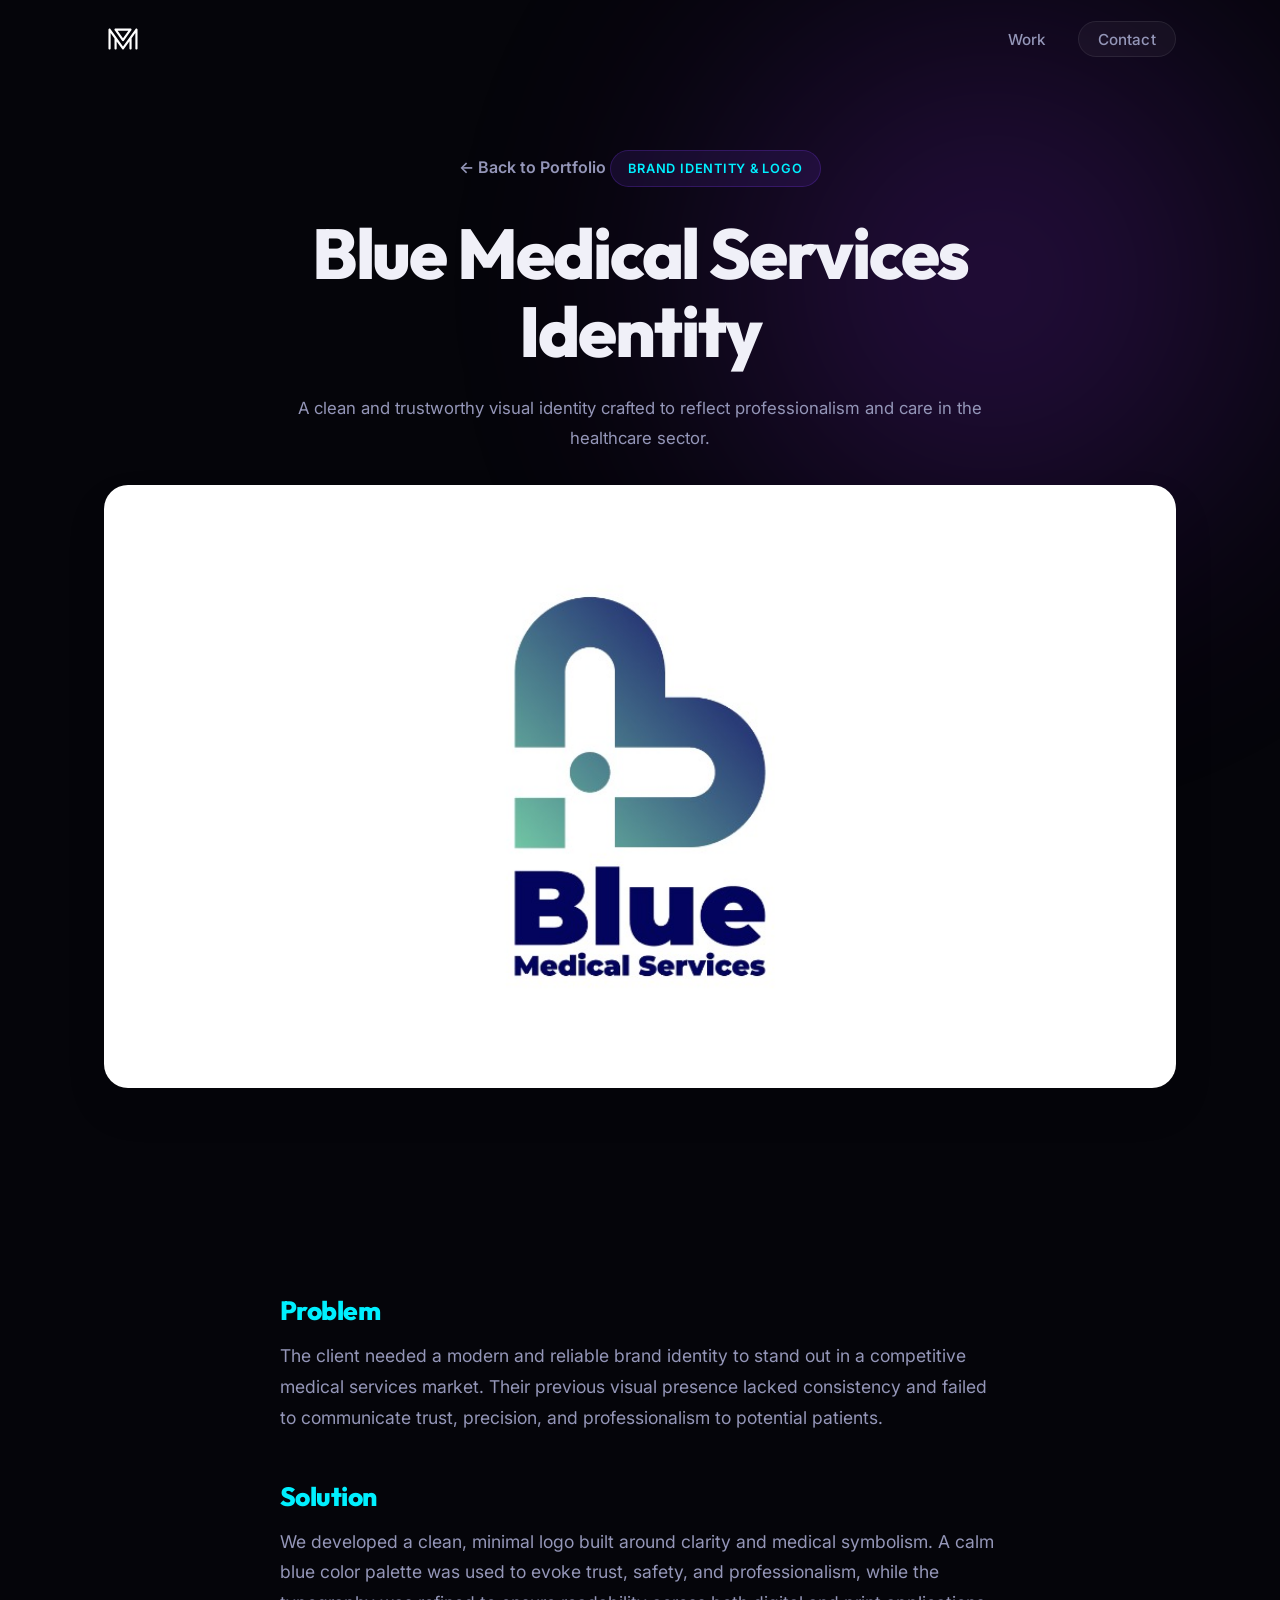
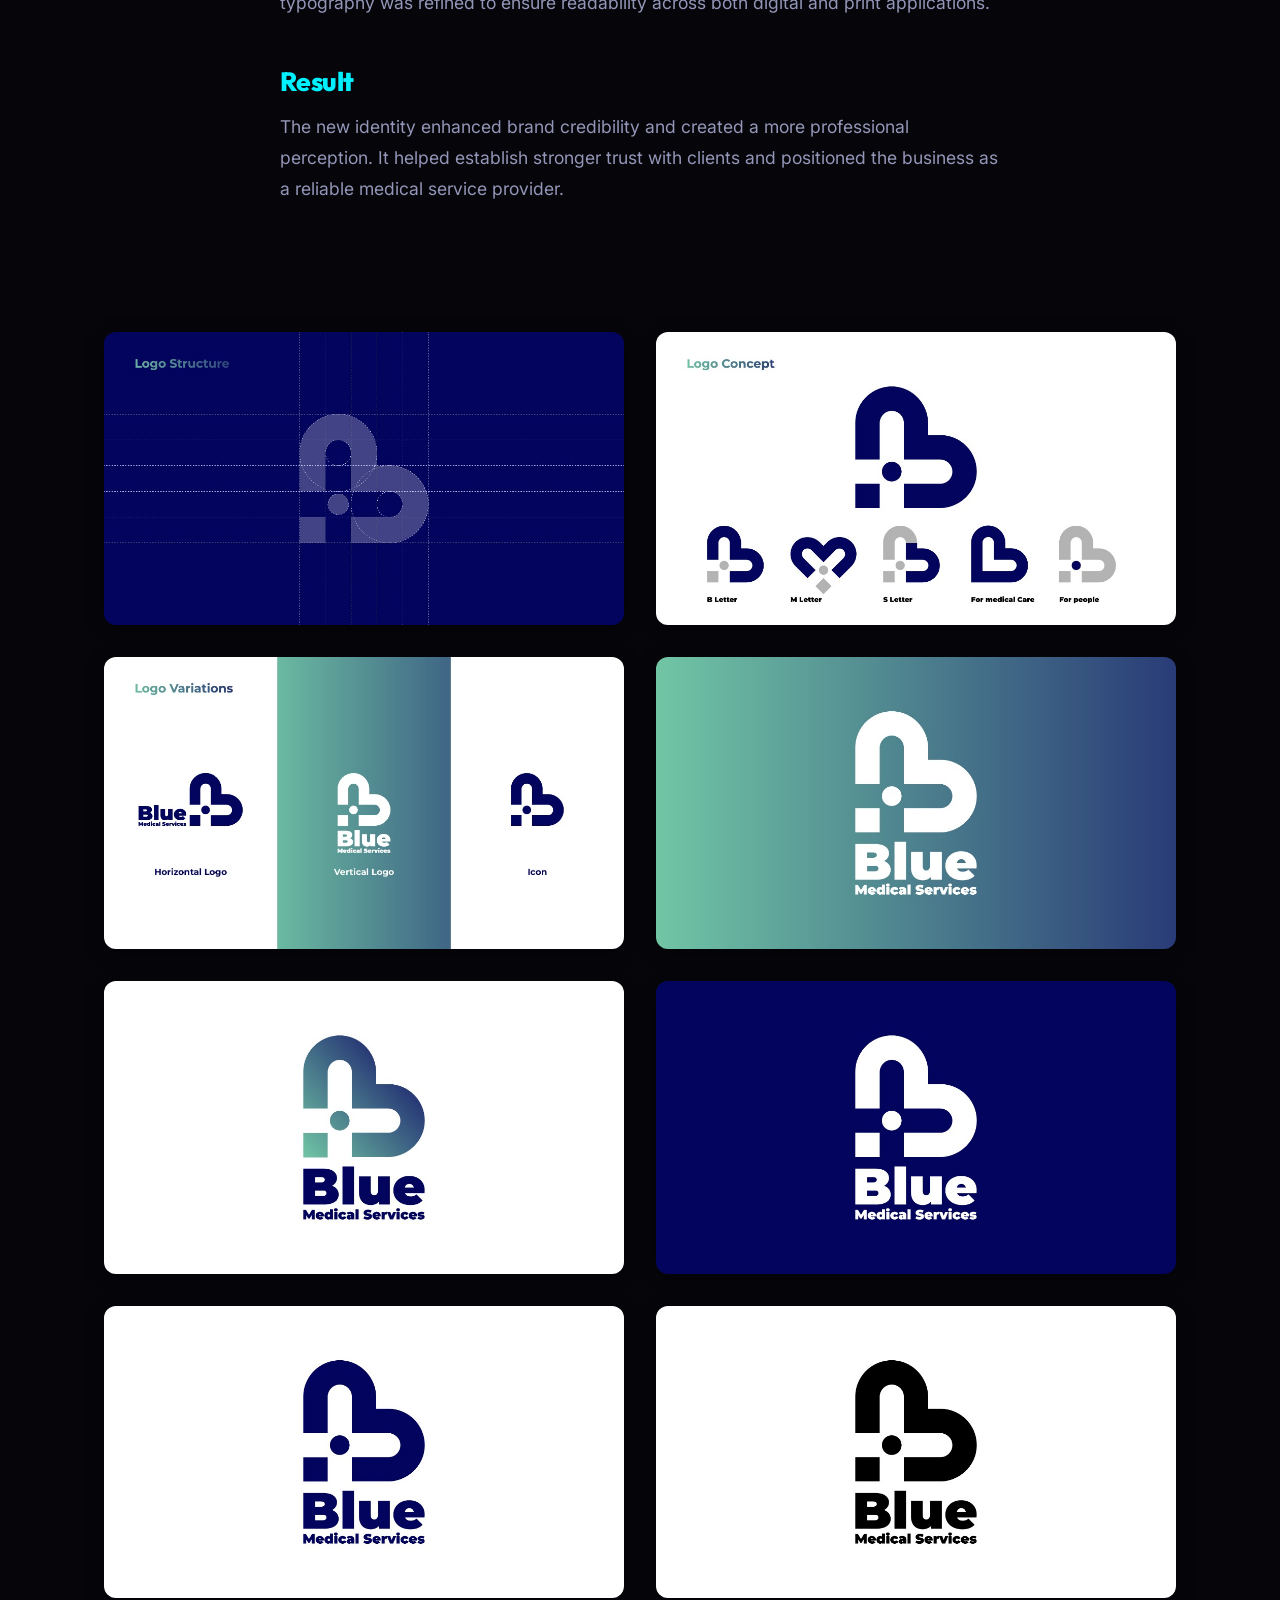
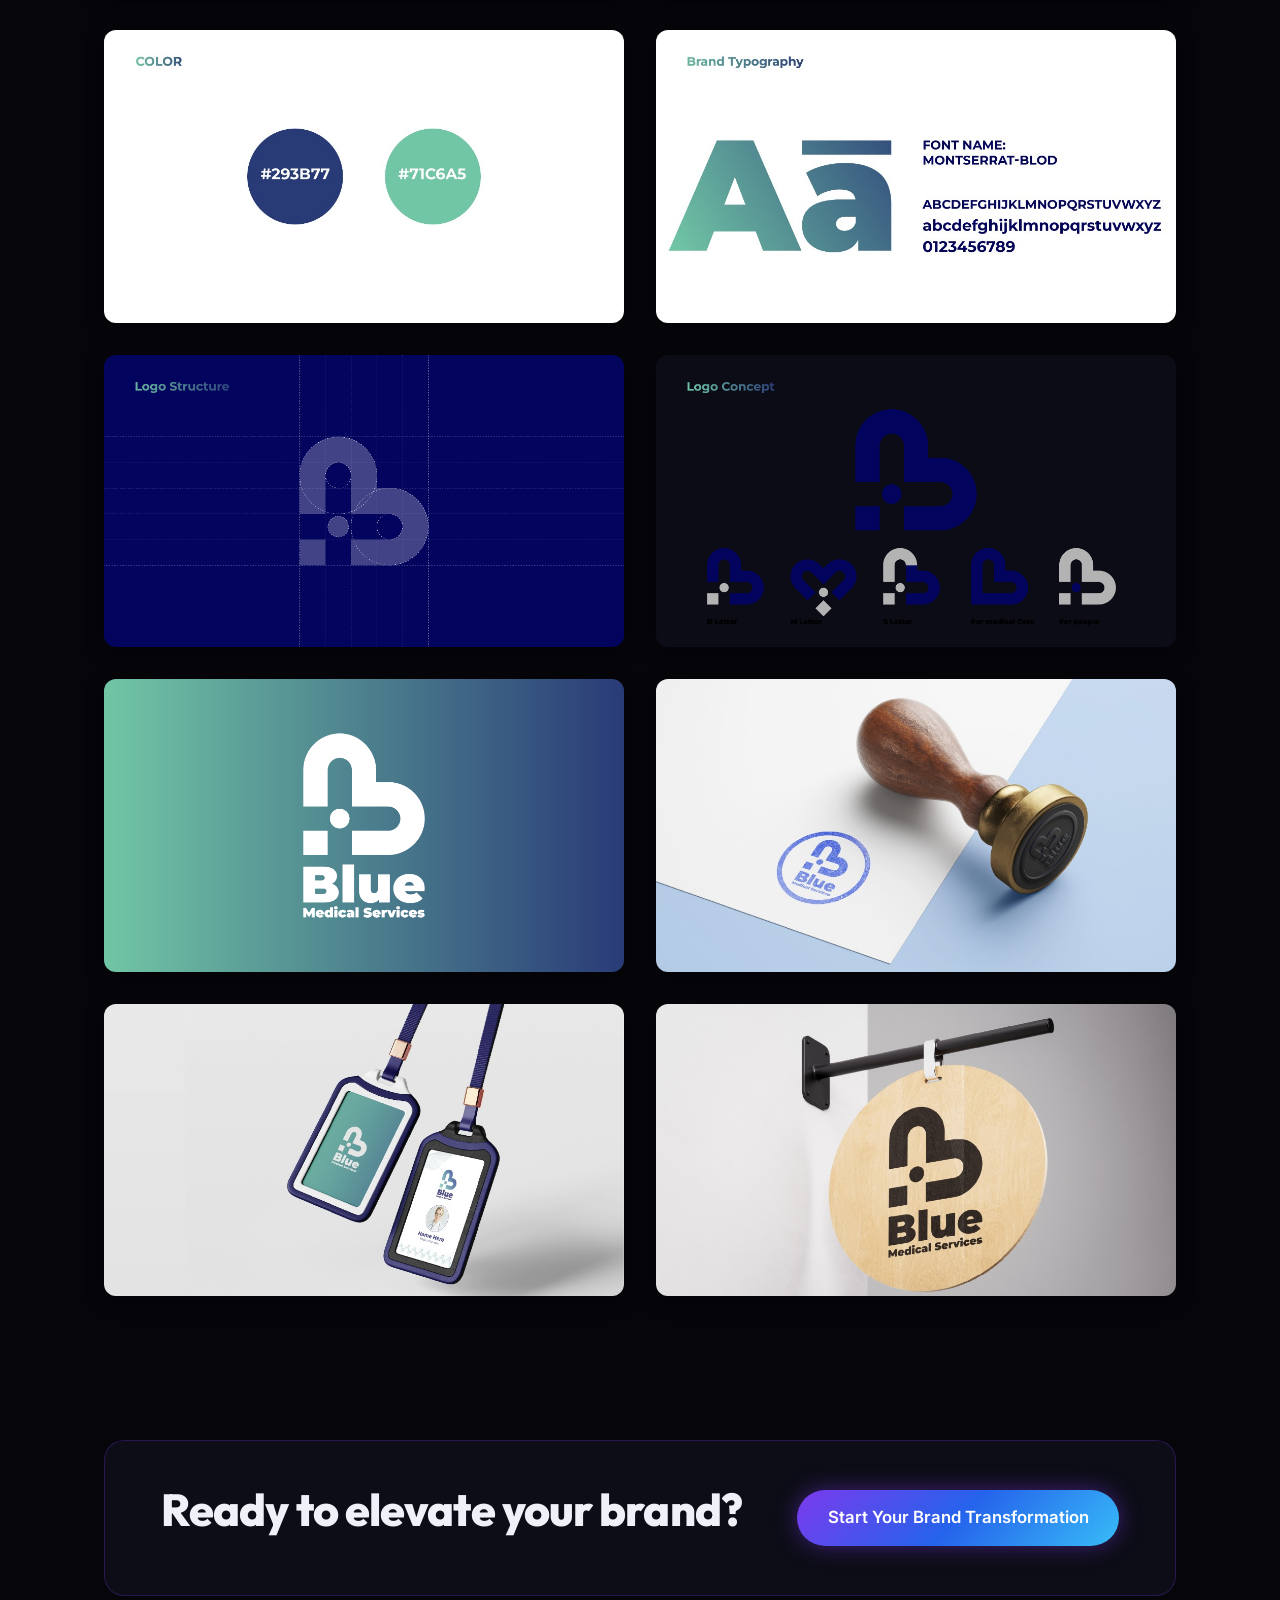
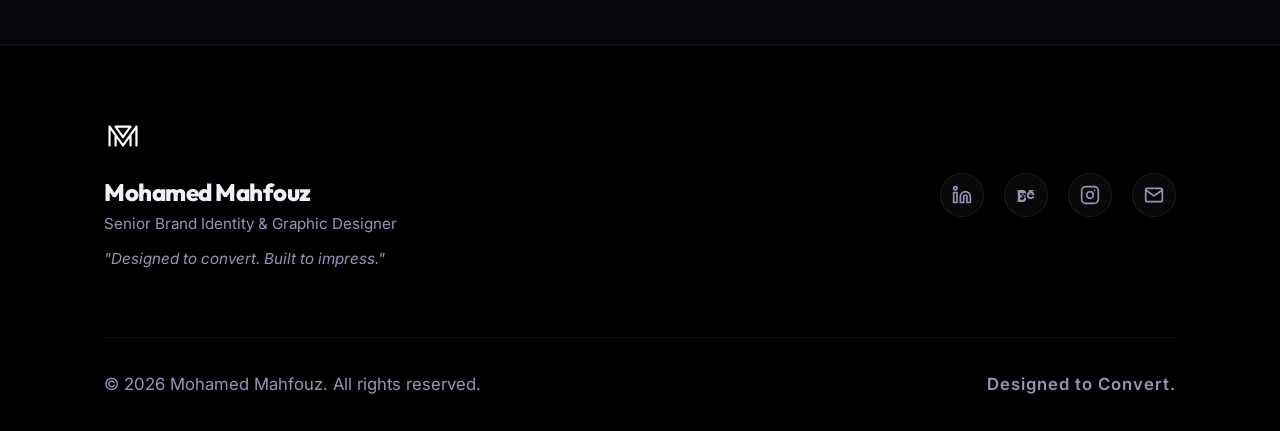
<file: blue-medical-services.html>
<!DOCTYPE html>
<html lang="en">

<head>
    <meta charset="UTF-8">
    <meta name="viewport" content="width=device-width, initial-scale=1.0">
    <title>Blue Medical Services Identity | Mahfouz</title>
    <meta name="description" content="A comprehensive brand identity case study for a Medical startup.">
    <link rel="icon" type="image/png" href="assets/img/Favicon.png">
    <link
        href="https://fonts.googleapis.com/css2?family=Inter:wght@400;500;600&family=Outfit:wght@400;600;800&display=swap"
        rel="stylesheet">
    <link rel="stylesheet" href="styles.css">
</head>

<body>
    <div class="bg-elements">
        <div class="glow-orb purple-orb"></div>
    </div>

    <nav class="navbar" id="navbar">
        <div class="container nav-content">
            <a href="index.html" class="logo">
                <img src="assets/img/logo.svg" alt="Mahfouz Logo" class="logo-img">
            </a>
            <ul class="nav-links" id="nav-links">
                <li><a href="index.html#work">Work</a></li>
                <li><a href="index.html#contact" class="nav-cta">Contact</a></li>
            </ul>
            <button class="mobile-nav-toggle" id="mobile-toggle" aria-label="Toggle Navigation">
                <span>☰</span>
            </button>
        </div>
    </nav>

    <main>
        <section class="project-header">
            <div class="container fade-in-up">
                <a href="index.html#work" class="back-link">← Back to Portfolio</a>
                <span class="badge">Brand Identity & Logo</span>
                <h1>Blue Medical Services Identity</h1>
                <p>A clean and trustworthy visual identity crafted to reflect professionalism and care in the healthcare
                    sector.</p>
            </div>
        </section>

        <div class="container">
            <img src="assets/img/portfolio/blue-medical/img-5.jpg" alt="Blue Medical Services Hero"
                class="project-hero-img fade-in-up delay-1"
                style="width: 100%; height: auto; border-radius: 24px; box-shadow: 0 20px 40px rgba(0,0,0,0.1); display: block;">
        </div>

        <section class="case-study-content reveal">
            <div class="container">
                <h2>Problem</h2>
                <p>The client needed a modern and reliable brand identity to stand out in a competitive medical services
                    market.
                    Their previous visual presence lacked consistency and failed to communicate trust, precision, and
                    professionalism to potential patients.</p>

                <h2>Solution</h2>
                <p>We developed a clean, minimal logo built around clarity and medical symbolism.
                    A calm blue color palette was used to evoke trust, safety, and professionalism, while the typography
                    was refined to ensure readability across both digital and print applications.</p>

                <h2>Result</h2>
                <p>The new identity enhanced brand credibility and created a more professional perception.
                    It helped establish stronger trust with clients and positioned the business as a reliable medical
                    service provider.</p>
            </div>
        </section>

        <section class="project-gallery reveal">
            <div class="container">
                <div class="gallery-grid">
                    <div class="gallery-img-container">
                        <img src="assets/img/portfolio/blue-medical/img-1.jpg" alt="Brand Application 1"
                            class="gallery-img">
                    </div>
                    <div class="gallery-img-container">
                        <img src="assets/img/portfolio/blue-medical/img-2.jpg" alt="Brand Application 2"
                            class="gallery-img">
                    </div>
                    <div class="gallery-img-container">
                        <img src="assets/img/portfolio/blue-medical/img-3.jpg" alt="Brand Application 3"
                            class="gallery-img">
                    </div>
                    <div class="gallery-img-container">
                        <img src="assets/img/portfolio/blue-medical/img-4.jpg" alt="Brand Application 4"
                            class="gallery-img">
                    </div>
                    <div class="gallery-img-container">
                        <img src="assets/img/portfolio/blue-medical/img-5.jpg" alt="Brand Application 5"
                            class="gallery-img">
                    </div>
                    <div class="gallery-img-container">
                        <img src="assets/img/portfolio/blue-medical/brand-1.jpg" alt="Primary Logo on Dark Background"
                            class="gallery-img">
                    </div>
                    <div class="gallery-img-container">
                        <img src="assets/img/portfolio/blue-medical/brand-2.jpg"
                            alt="Logo Variation on Light Background" class="gallery-img">
                    </div>
                    <div class="gallery-img-container">
                        <img src="assets/img/portfolio/blue-medical/brand-3.jpg" alt="Monochrome Logo Variation"
                            class="gallery-img">
                    </div>
                    <div class="gallery-img-container">
                        <img src="assets/img/portfolio/blue-medical/brand-4.jpg" alt="Official Brand Color Palette"
                            class="gallery-img">
                    </div>
                    <div class="gallery-img-container">
                        <img src="assets/img/portfolio/blue-medical/brand-5.jpg" alt="Brand Typography and Font System"
                            class="gallery-img">
                    </div>
                    <!-- Technical Assets -->
                    <div class="gallery-img-container">
                        <img src="assets/img/portfolio/blue-medical/structure.png" alt="Logo Construction and Geometry"
                            class="gallery-img">
                    </div>
                    <div class="gallery-img-container">
                        <img src="assets/img/portfolio/blue-medical/variations.png" alt="Logo Icon Variations"
                            class="gallery-img">
                    </div>
                    <div class="gallery-img-container">
                        <img src="assets/img/portfolio/blue-medical/white-bg.png" alt="Logo on Clean Background"
                            class="gallery-img">
                    </div>
                    <div class="gallery-img-container">
                        <img src="assets/img/portfolio/blue-medical/mockup-1.jpg" alt="Official Brand Stamp Mockup"
                            class="gallery-img">
                    </div>
                    <div class="gallery-img-container">
                        <img src="assets/img/portfolio/blue-medical/mockup-2.jpg" alt="Corporate ID Badge Design"
                            class="gallery-img">
                    </div>
                    <div class="gallery-img-container">
                        <img src="assets/img/portfolio/blue-medical/mockup-3.jpg" alt="External Brand Signage Mockup"
                            class="gallery-img">
                    </div>
                </div>
            </div>
        </section>

        <section class="cta-banner reveal">
            <div class="container">
                <div class="cta-banner-content glass-card hover-glow">
                    <h2>Ready to elevate your brand?</h2>
                    <a href="questionnaire.html" class="btn btn-primary btn-glow">Start Your Brand Transformation</a>
                </div>
            </div>
        </section>
    </main>

    <footer class="footer">
        <div class="container footer-content">
            <div class="footer-brand fade-in-up">
                <img src="assets/img/logo.svg" alt="Mahfouz Logo" class="logo-img" style="margin-bottom: 1.5rem;">
                <h2>Mohamed Mahfouz</h2>
                <p>Senior Brand Identity & Graphic Designer</p>
                <p style="color: var(--text-secondary); margin-top: 0.5rem; font-style: italic;">"Designed to convert.
                    Built to impress."</p>
            </div>
            <div class="footer-links fade-in-up delay-1">
                <a href="https://www.linkedin.com/company/mahfouzdzn/" target="_blank" class="social-link" title="LinkedIn">
                    <svg xmlns="http://www.w3.org/2000/svg" viewBox="0 0 24 24" fill="none" stroke="currentColor" stroke-width="2" stroke-linecap="round" stroke-linejoin="round"><path d="M16 8a6 6 0 0 1 6 6v7h-4v-7a2 2 0 0 0-2-2 2 2 0 0 0-2 2v7h-4v-7a6 6 0 0 1 6-6z"></path><rect x="2" y="9" width="4" height="12"></rect><circle cx="4" cy="4" r="2"></circle></svg>
                </a>
                <a href="https://www.behance.net/GeoMa7fouz" target="_blank" class="social-link" title="Behance">
                    <svg xmlns="http://www.w3.org/2000/svg" viewBox="0 0 24 24" fill="currentColor"><path d="M8.228 15.01h2.261c.444 0 .806-.362.806-.806v-3.714c0-.444-.362-.806-.806-.806H8.228a.806.806 0 0 0-.806.806v3.714c0 .444.362.806.806.806zm1.065-3.085h1.196v2.24H9.293v-2.24zm11.472 0h-5.46v.39c0 1.48.975 2.275 2.34 2.275 1.04 0 1.82-.455 2.015-1.17h2.21c-.26 2.015-1.95 3.51-4.29 3.51-3.25 0-4.68-2.34-4.68-4.68s1.69-4.81 4.615-4.81c3.055 0 4.68 2.34 4.68 4.485h-1.43zm-3.185-1.885c-.975 0-1.69.585-1.885 1.43h3.77c-.13-.845-.845-1.43-1.885-1.43zM2.08 6.045H8.29a3.81 3.81 0 0 1 3.12 1.56 3.483 3.483 0 0 1-1.625 5.395 3.9 3.9 0 0 1 2.34 3.705c0 2.21-1.625 3.835-4.225 3.835H2.08V6.045zm3.12 6.11h2.6c.91 0 1.495-.455 1.495-1.235s-.585-1.235-1.495-1.235h-2.6v2.47zm0 5.46h2.86c.975 0 1.625-.52 1.625-1.43s-.65-1.43-1.625-1.43h-2.86v2.86zM15.47 6.045h5.46v1.365h-5.46V6.045z"/></svg>
                </a>
                <a href="https://www.instagram.com/ma7fouzdzn/" target="_blank" class="social-link" title="Instagram">
                    <svg xmlns="http://www.w3.org/2000/svg" viewBox="0 0 24 24" fill="none" stroke="currentColor" stroke-width="2" stroke-linecap="round" stroke-linejoin="round"><rect x="2" y="2" width="20" height="20" rx="5" ry="5"></rect><path d="M16 11.37A4 4 0 1 1 12.63 8 4 4 0 0 1 16 11.37z"></path><line x1="17.5" y1="6.5" x2="17.51" y2="6.5"></line></svg>
                </a>
                <a href="mailto:info@mahfouzdzn.online" class="social-link" title="Email">
                    <svg xmlns="http://www.w3.org/2000/svg" viewBox="0 0 24 24" fill="none" stroke="currentColor" stroke-width="2" stroke-linecap="round" stroke-linejoin="round"><path d="M4 4h16c1.1 0 2 .9 2 2v12c0 1.1-.9 2-2 2H4c-1.1 0-2-.9-2-2V6c0-1.1.9-2 2-2z"></path><polyline points="22,6 12,13 2,6"></polyline></svg>
                </a>
            </div>
        </div>
        <div class="container fade-in-up delay-2">
            <div class="footer-bottom">
                <p>&copy; 2026 Mohamed Mahfouz. All rights reserved.</p>
                <p class="built-with">Designed to Convert.</p>
            </div>
        </div>
    </footer>
    <script src="script.js"></script>
</body>

</html>
</file>
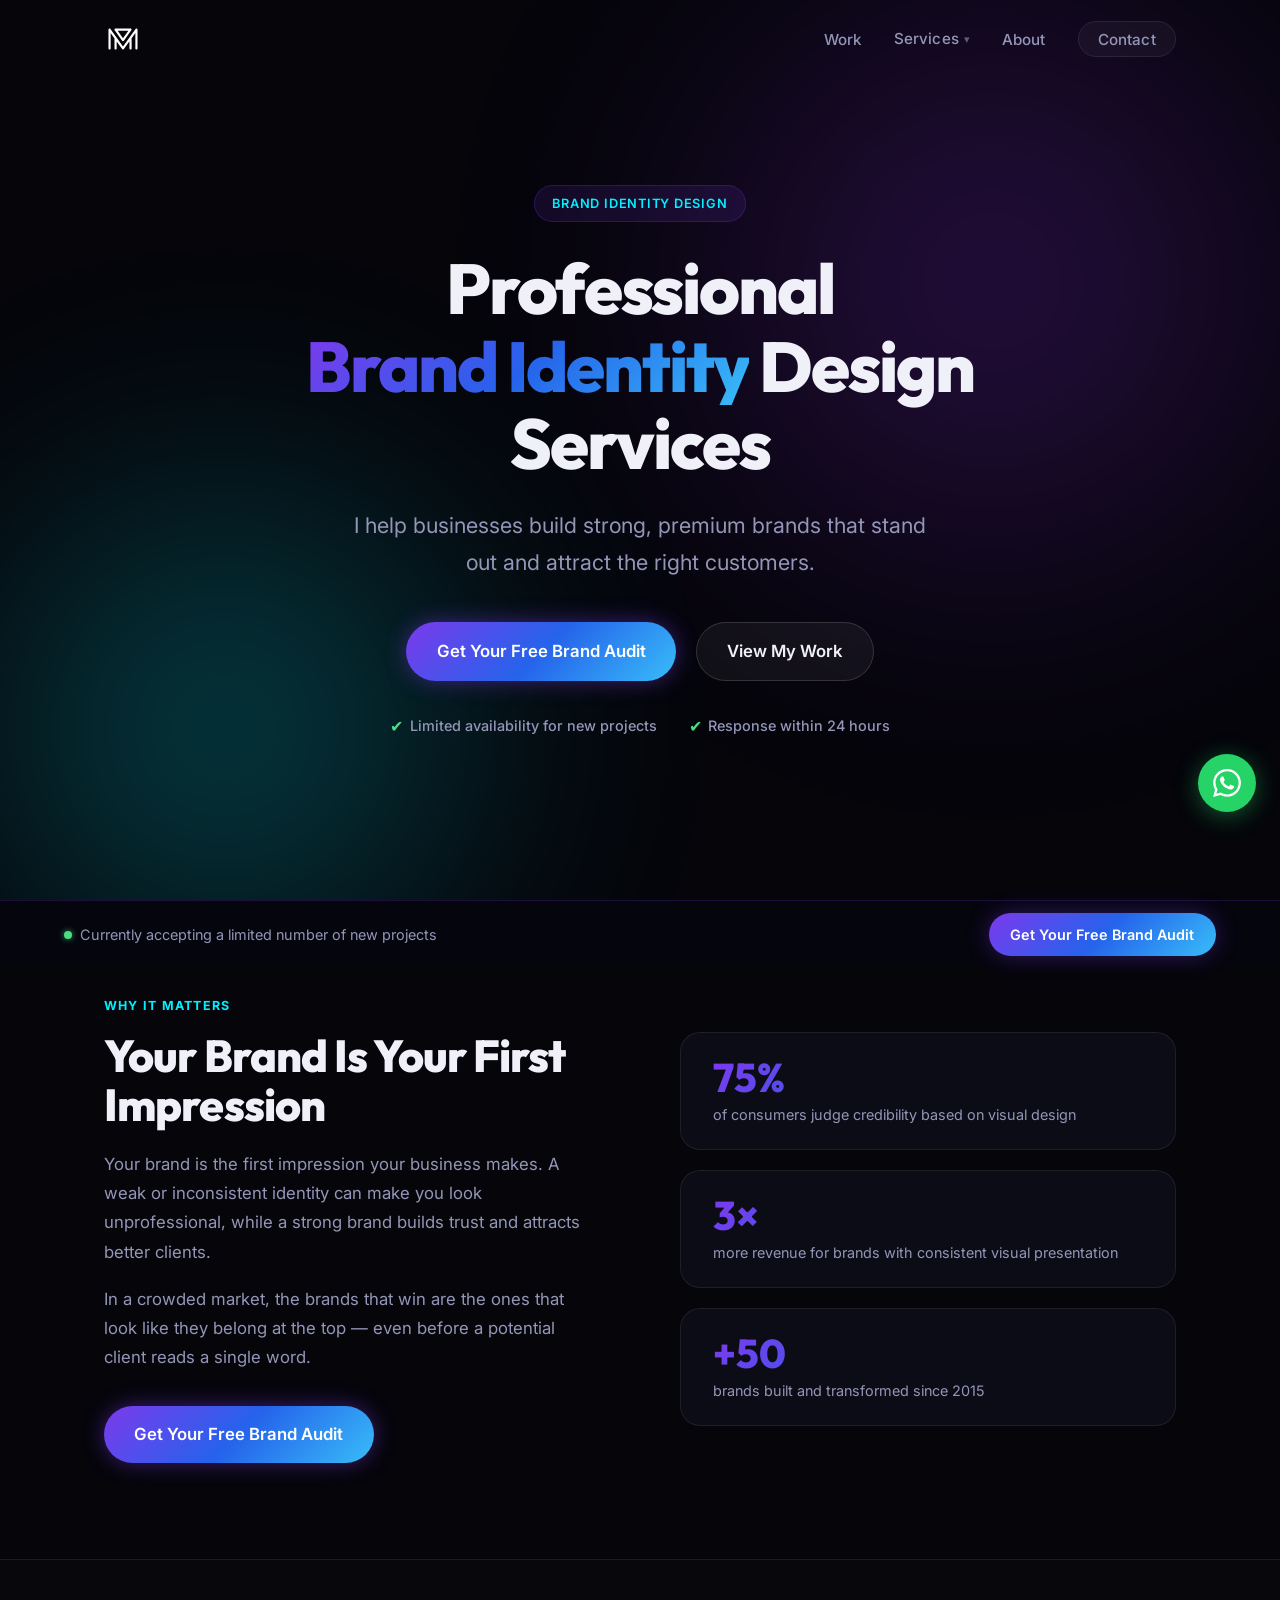
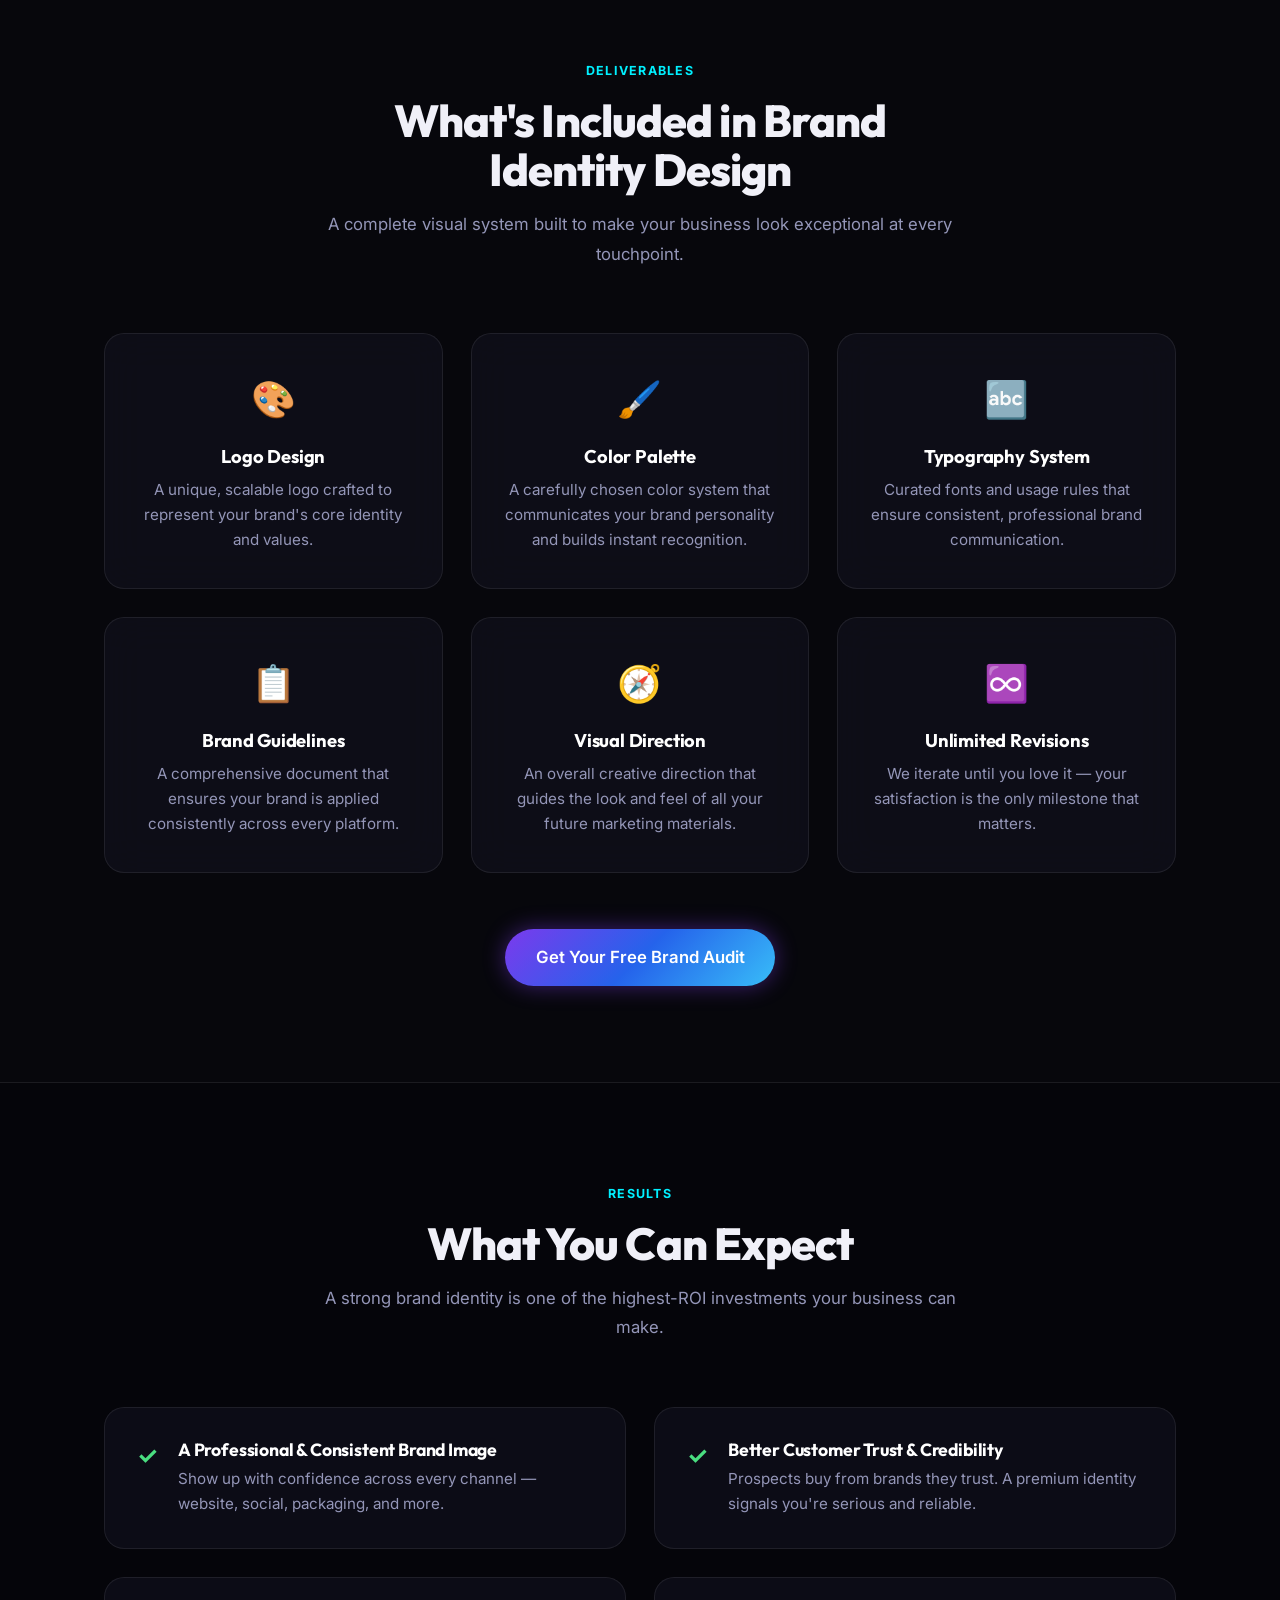
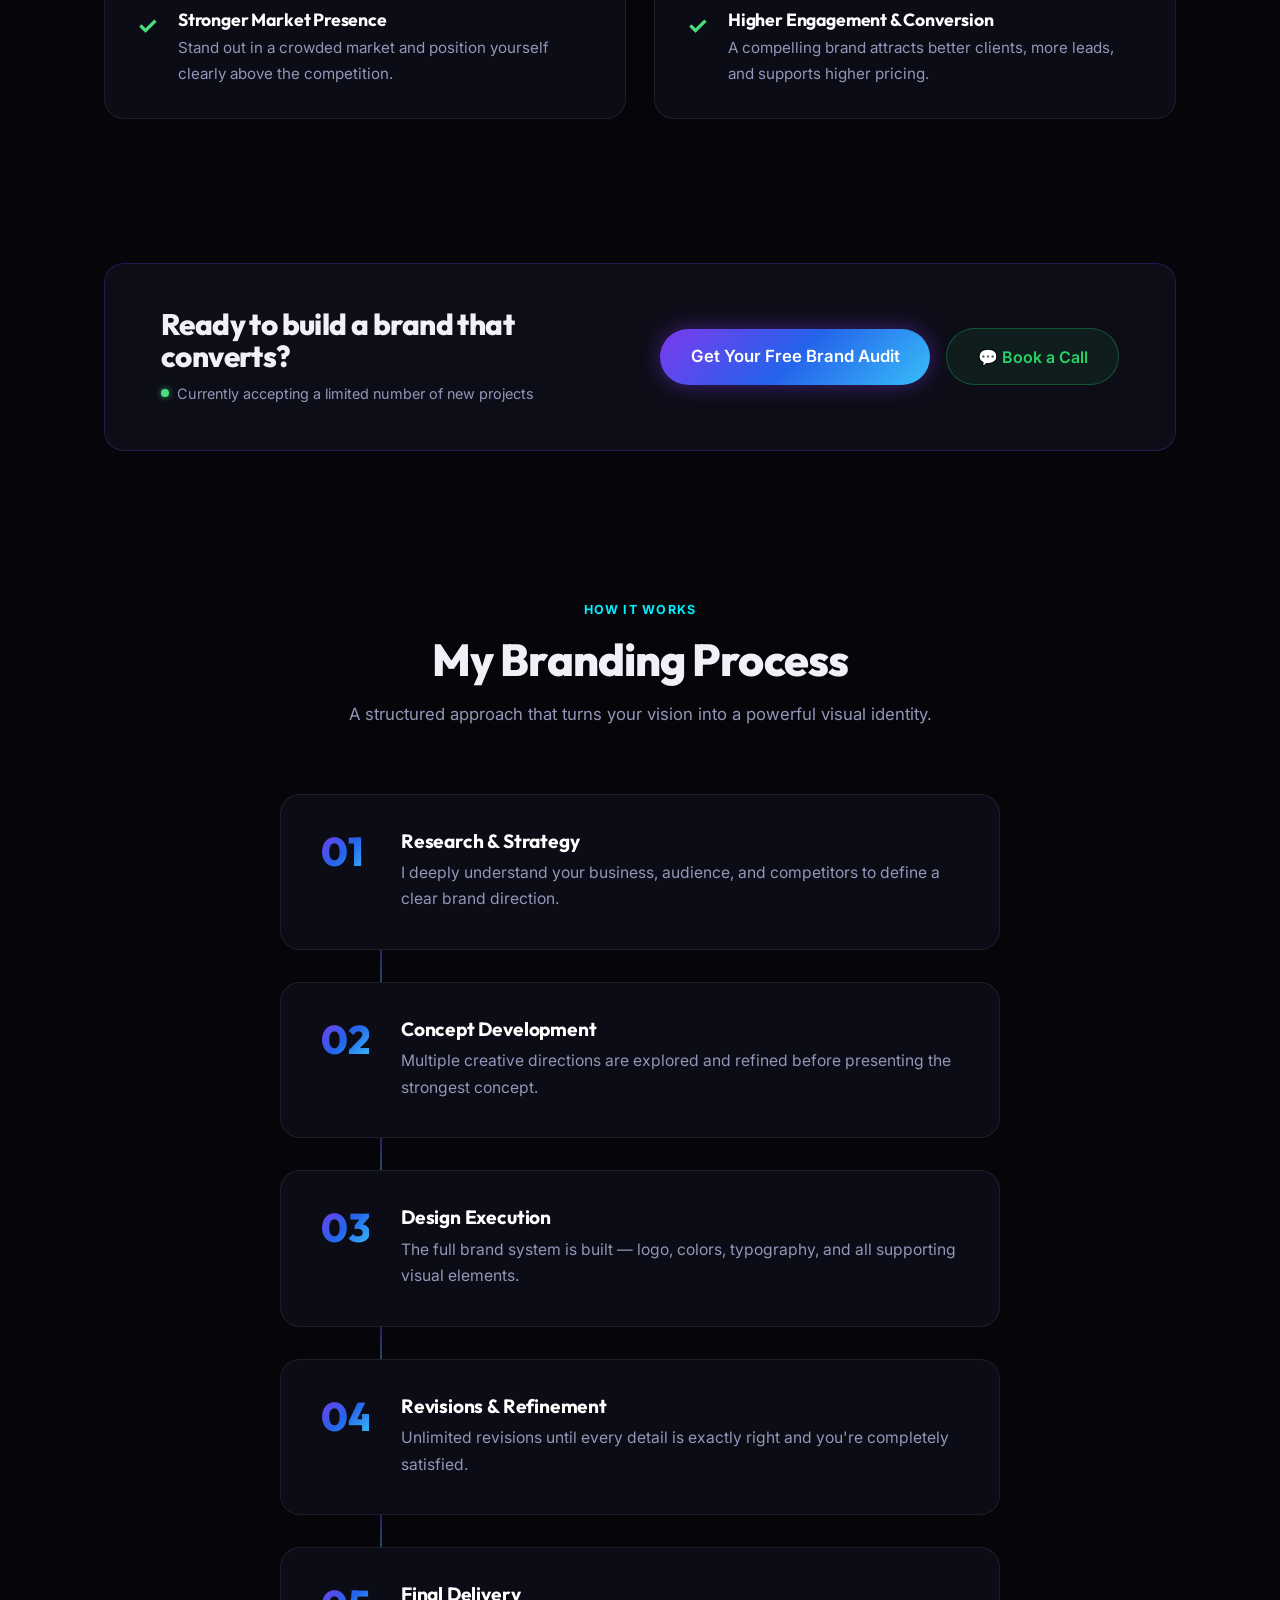
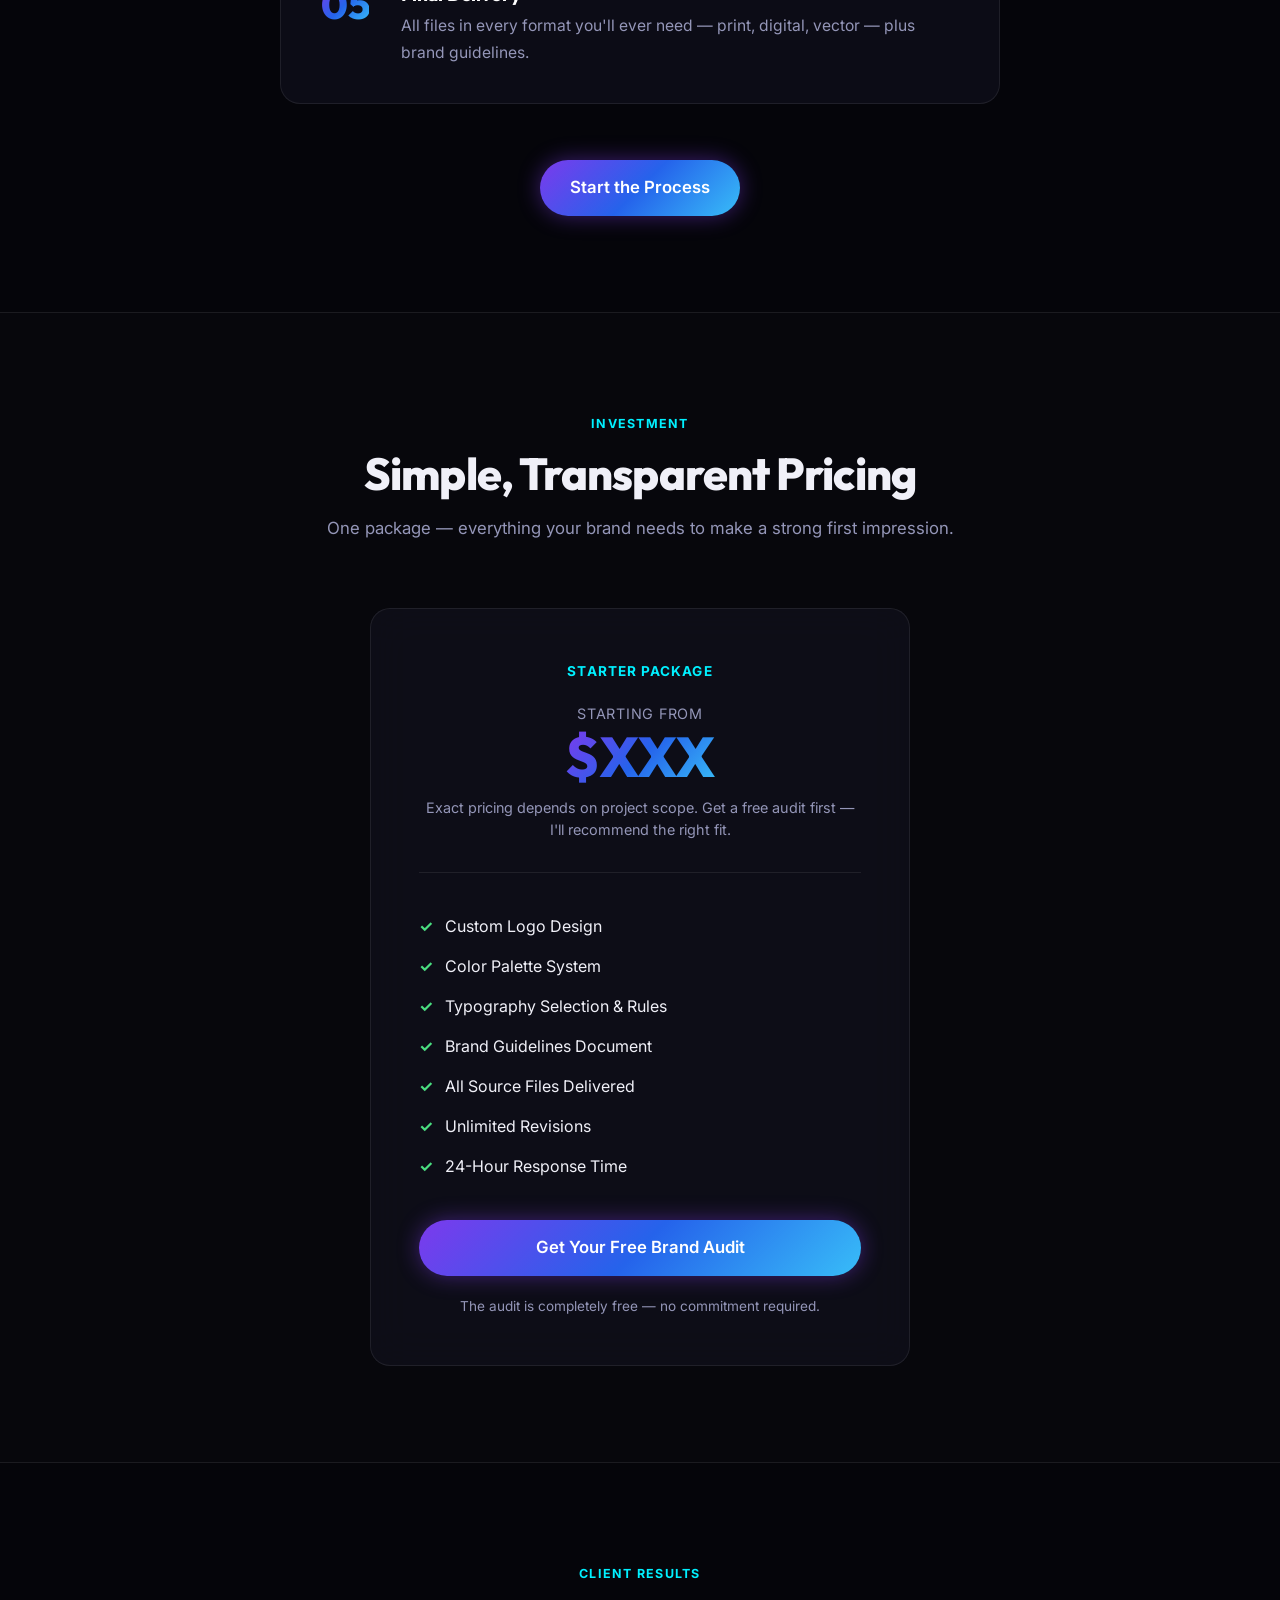
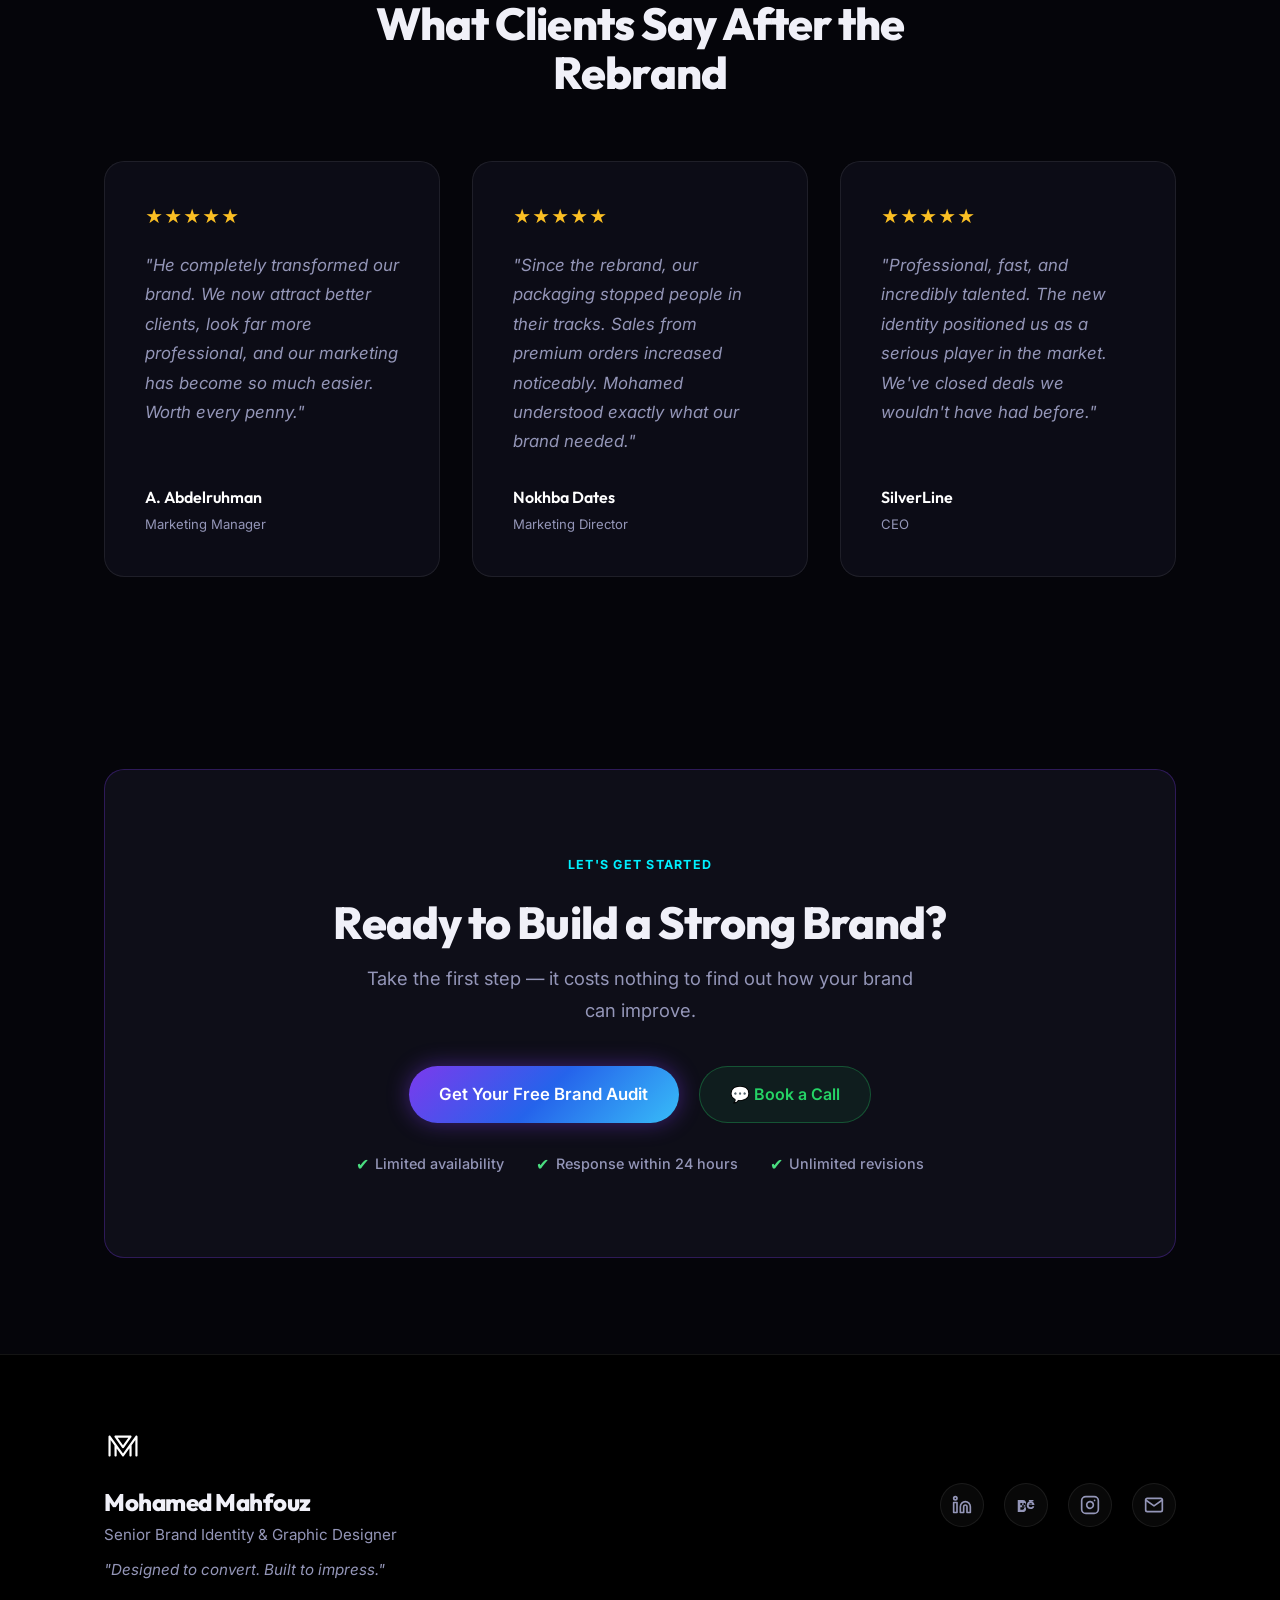
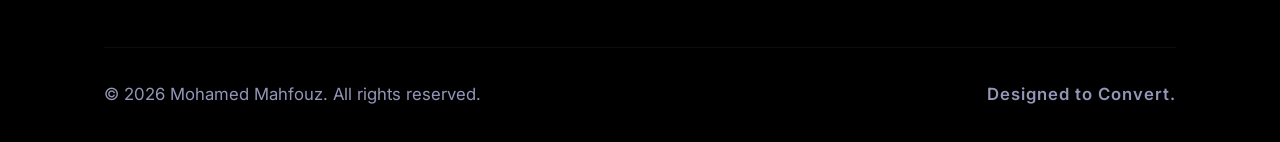
<file: branding-services.html>
<!DOCTYPE html>
<html lang="en">
<head>
    <meta charset="UTF-8">
    <meta name="viewport" content="width=device-width, initial-scale=1.0">
    <title>Brand Identity Design Services | Mahfouz Design</title>
    <meta name="description" content="Professional brand identity design services to help your business stand out, look premium, and attract more clients.">
    <meta name="keywords" content="brand identity design, branding services, visual identity designer, branding for startups">
    <link rel="canonical" href="https://www.mahfouzdzn.online/branding-services">
    <meta property="og:title" content="Brand Identity Design Services | Mahfouz Design">
    <meta property="og:description" content="Professional brand identity design services to help your business stand out, look premium, and attract more clients.">
    <meta property="og:type" content="website">
    <link rel="icon" type="image/png" href="assets/img/Favicon.png">
    <link rel="preconnect" href="https://fonts.googleapis.com">
    <link rel="preconnect" href="https://fonts.gstatic.com" crossorigin>
    <link href="https://fonts.googleapis.com/css2?family=Inter:wght@400;500;600&family=Outfit:wght@400;600;800&display=swap" rel="stylesheet">
    <link rel="stylesheet" href="styles.css">
    <link rel="stylesheet" href="landing.css">
</head>
<body>
    <div class="bg-elements" aria-hidden="true">
        <div class="glow-orb purple-orb"></div>
        <div class="glow-orb blue-orb"></div>
    </div>

    <nav class="navbar" id="navbar" role="navigation" aria-label="Main navigation">
        <div class="container nav-content">
            <a href="index.html" class="logo" aria-label="Mahfouz Design Home">
                <img src="assets/img/logo.svg" alt="Mahfouz Design Logo" class="logo-img">
            </a>
            <ul class="nav-links" id="nav-links" role="list">
                <li><a href="index.html#work">Work</a></li>
                <li class="nav-dropdown">
                    <a href="index.html#services">Services</a>
                    <ul class="dropdown-menu" role="list">
                        <li><a href="branding-services.html"><span class="dd-icon" aria-hidden="true">✨</span> Brand Identity</a></li>
                        <li><a href="logo-design.html"><span class="dd-icon" aria-hidden="true">🎯</span> Logo Design</a></li>
                    </ul>
                </li>
                <li><a href="index.html#about">About</a></li>
                <li><a href="index.html#contact" class="nav-cta">Contact</a></li>
            </ul>
            <button class="mobile-nav-toggle" id="mobile-toggle" aria-label="Toggle Navigation" aria-expanded="false">
                <span aria-hidden="true">☰</span>
            </button>
        </div>
    </nav>

    <div class="sticky-cta-bar" id="sticky-cta-bar" role="complementary">
        <p class="sticky-cta-text"><span class="urgency-dot" aria-hidden="true"></span> Currently accepting a limited number of new projects</p>
        <a href="index.html#contact" class="btn btn-primary btn-sm">Get Your Free Brand Audit</a>
    </div>

    <main>
        <!-- HERO -->
        <section id="hero" class="hero" aria-labelledby="hero-heading">
            <div class="container hero-content">
                <span class="badge fade-in-up">Brand Identity Design</span>
                <h1 id="hero-heading" class="fade-in-up delay-1">Professional <span>Brand Identity</span> Design Services</h1>
                <p class="fade-in-up delay-2">I help businesses build strong, premium brands that stand out and attract the right customers.</p>
                <div class="hero-buttons fade-in-up delay-3">
                    <a href="index.html#contact" class="btn btn-primary btn-glow">Get Your Free Brand Audit</a>
                    <a href="index.html#work" class="btn btn-secondary">View My Work</a>
                </div>
                <div class="hero-trust fade-in-up delay-4">
                    <span class="trust-item"><span class="trust-check" aria-hidden="true">✔</span> Limited availability for new projects</span>
                    <span class="trust-item"><span class="trust-check" aria-hidden="true">✔</span> Response within 24 hours</span>
                </div>
            </div>
        </section>

        <!-- WHY BRANDING MATTERS -->
        <section class="lp-section reveal" aria-labelledby="why-heading">
            <div class="container lp-split">
                <div class="lp-split-text">
                    <span class="lp-eyebrow">Why It Matters</span>
                    <h2 id="why-heading">Your Brand Is Your First Impression</h2>
                    <p>Your brand is the first impression your business makes. A weak or inconsistent identity can make you look unprofessional, while a strong brand builds trust and attracts better clients.</p>
                    <p>In a crowded market, the brands that win are the ones that look like they belong at the top — even before a potential client reads a single word.</p>
                    <a href="index.html#contact" class="btn btn-primary btn-glow lp-cta-inline">Get Your Free Brand Audit</a>
                </div>
                <div class="lp-split-visual">
                    <div class="lp-stat-stack">
                        <div class="lp-stat-card glass-card">
                            <span class="lp-stat-number">75%</span>
                            <span class="lp-stat-label">of consumers judge credibility based on visual design</span>
                        </div>
                        <div class="lp-stat-card glass-card">
                            <span class="lp-stat-number">3×</span>
                            <span class="lp-stat-label">more revenue for brands with consistent visual presentation</span>
                        </div>
                        <div class="lp-stat-card glass-card">
                            <span class="lp-stat-number">+50</span>
                            <span class="lp-stat-label">brands built and transformed since 2015</span>
                        </div>
                    </div>
                </div>
            </div>
        </section>

        <!-- WHAT'S INCLUDED -->
        <section class="lp-section lp-section-alt reveal" aria-labelledby="included-heading">
            <div class="container">
                <div class="section-header center">
                    <span class="lp-eyebrow">Deliverables</span>
                    <h2 id="included-heading">What's Included in Brand Identity Design</h2>
                    <p>A complete visual system built to make your business look exceptional at every touchpoint.</p>
                </div>
                <div class="lp-deliverables-grid">
                    <div class="lp-deliverable glass-card hover-glow">
                        <div class="lp-deliverable-icon" aria-hidden="true">🎨</div>
                        <h3>Logo Design</h3>
                        <p>A unique, scalable logo crafted to represent your brand's core identity and values.</p>
                    </div>
                    <div class="lp-deliverable glass-card hover-glow">
                        <div class="lp-deliverable-icon" aria-hidden="true">🖌️</div>
                        <h3>Color Palette</h3>
                        <p>A carefully chosen color system that communicates your brand personality and builds instant recognition.</p>
                    </div>
                    <div class="lp-deliverable glass-card hover-glow">
                        <div class="lp-deliverable-icon" aria-hidden="true">🔤</div>
                        <h3>Typography System</h3>
                        <p>Curated fonts and usage rules that ensure consistent, professional brand communication.</p>
                    </div>
                    <div class="lp-deliverable glass-card hover-glow">
                        <div class="lp-deliverable-icon" aria-hidden="true">📋</div>
                        <h3>Brand Guidelines</h3>
                        <p>A comprehensive document that ensures your brand is applied consistently across every platform.</p>
                    </div>
                    <div class="lp-deliverable glass-card hover-glow">
                        <div class="lp-deliverable-icon" aria-hidden="true">🧭</div>
                        <h3>Visual Direction</h3>
                        <p>An overall creative direction that guides the look and feel of all your future marketing materials.</p>
                    </div>
                    <div class="lp-deliverable glass-card hover-glow">
                        <div class="lp-deliverable-icon" aria-hidden="true">♾️</div>
                        <h3>Unlimited Revisions</h3>
                        <p>We iterate until you love it — your satisfaction is the only milestone that matters.</p>
                    </div>
                </div>
                <div class="section-cta">
                    <a href="index.html#contact" class="btn btn-primary btn-glow">Get Your Free Brand Audit</a>
                </div>
            </div>
        </section>

        <!-- RESULTS -->
        <section class="lp-section reveal" aria-labelledby="results-heading">
            <div class="container">
                <div class="section-header center">
                    <span class="lp-eyebrow">Results</span>
                    <h2 id="results-heading">What You Can Expect</h2>
                    <p>A strong brand identity is one of the highest-ROI investments your business can make.</p>
                </div>
                <div class="lp-results-grid">
                    <div class="lp-result-item glass-card hover-glow">
                        <span class="lp-result-check" aria-hidden="true">✓</span>
                        <div>
                            <h3>A Professional &amp; Consistent Brand Image</h3>
                            <p>Show up with confidence across every channel — website, social, packaging, and more.</p>
                        </div>
                    </div>
                    <div class="lp-result-item glass-card hover-glow">
                        <span class="lp-result-check" aria-hidden="true">✓</span>
                        <div>
                            <h3>Better Customer Trust &amp; Credibility</h3>
                            <p>Prospects buy from brands they trust. A premium identity signals you're serious and reliable.</p>
                        </div>
                    </div>
                    <div class="lp-result-item glass-card hover-glow">
                        <span class="lp-result-check" aria-hidden="true">✓</span>
                        <div>
                            <h3>Stronger Market Presence</h3>
                            <p>Stand out in a crowded market and position yourself clearly above the competition.</p>
                        </div>
                    </div>
                    <div class="lp-result-item glass-card hover-glow">
                        <span class="lp-result-check" aria-hidden="true">✓</span>
                        <div>
                            <h3>Higher Engagement &amp; Conversion</h3>
                            <p>A compelling brand attracts better clients, more leads, and supports higher pricing.</p>
                        </div>
                    </div>
                </div>
            </div>
        </section>

        <!-- CTA BANNER -->
        <section class="cta-banner reveal" aria-label="Call to action">
            <div class="container">
                <div class="cta-banner-content glass-card hover-glow">
                    <div class="cta-banner-text">
                        <h2>Ready to build a brand that converts?</h2>
                        <p class="urgency-note"><span class="urgency-dot" aria-hidden="true"></span> Currently accepting a limited number of new projects</p>
                    </div>
                    <div class="cta-banner-actions">
                        <a href="index.html#contact" class="btn btn-primary btn-glow">Get Your Free Brand Audit</a>
                        <a href="https://wa.me/+201107517512" target="_blank" rel="noopener noreferrer" class="btn btn-wa-outline">💬 Book a Call</a>
                    </div>
                </div>
            </div>
        </section>

        <!-- PROCESS -->
        <section class="lp-section reveal" aria-labelledby="process-heading">
            <div class="container">
                <div class="section-header center">
                    <span class="lp-eyebrow">How It Works</span>
                    <h2 id="process-heading">My Branding Process</h2>
                    <p>A structured approach that turns your vision into a powerful visual identity.</p>
                </div>
                <div class="process-steps" style="max-width:720px; margin: 0 auto;">
                    <div class="process-step glass-card">
                        <div class="step-number" aria-hidden="true">01</div>
                        <div class="step-content">
                            <h3>Research &amp; Strategy</h3>
                            <p>I deeply understand your business, audience, and competitors to define a clear brand direction.</p>
                        </div>
                    </div>
                    <div class="process-connector" aria-hidden="true"></div>
                    <div class="process-step glass-card">
                        <div class="step-number" aria-hidden="true">02</div>
                        <div class="step-content">
                            <h3>Concept Development</h3>
                            <p>Multiple creative directions are explored and refined before presenting the strongest concept.</p>
                        </div>
                    </div>
                    <div class="process-connector" aria-hidden="true"></div>
                    <div class="process-step glass-card">
                        <div class="step-number" aria-hidden="true">03</div>
                        <div class="step-content">
                            <h3>Design Execution</h3>
                            <p>The full brand system is built — logo, colors, typography, and all supporting visual elements.</p>
                        </div>
                    </div>
                    <div class="process-connector" aria-hidden="true"></div>
                    <div class="process-step glass-card">
                        <div class="step-number" aria-hidden="true">04</div>
                        <div class="step-content">
                            <h3>Revisions &amp; Refinement</h3>
                            <p>Unlimited revisions until every detail is exactly right and you're completely satisfied.</p>
                        </div>
                    </div>
                    <div class="process-connector" aria-hidden="true"></div>
                    <div class="process-step glass-card">
                        <div class="step-number" aria-hidden="true">05</div>
                        <div class="step-content">
                            <h3>Final Delivery</h3>
                            <p>All files in every format you'll ever need — print, digital, vector — plus brand guidelines.</p>
                        </div>
                    </div>
                </div>
                <div class="section-cta">
                    <a href="index.html#contact" class="btn btn-primary btn-glow">Start the Process</a>
                </div>
            </div>
        </section>

        <!-- PRICING -->
        <section class="lp-section lp-section-alt reveal" aria-labelledby="pricing-heading">
            <div class="container">
                <div class="section-header center">
                    <span class="lp-eyebrow">Investment</span>
                    <h2 id="pricing-heading">Simple, Transparent Pricing</h2>
                    <p>One package — everything your brand needs to make a strong first impression.</p>
                </div>
                <div class="lp-pricing-center">
                    <div class="lp-pricing-card glass-card">
                        <div class="lp-pricing-header">
                            <span class="lp-pricing-tier">Starter Package</span>
                            <div class="lp-pricing-amount">
                                <span class="lp-price-from">Starting from</span>
                                <span class="lp-price">$XXX</span>
                            </div>
                            <p class="lp-pricing-sub">Exact pricing depends on project scope. Get a free audit first — I'll recommend the right fit.</p>
                        </div>
                        <ul class="lp-pricing-features" aria-label="Package includes">
                            <li><span class="lp-check" aria-hidden="true">✓</span> Custom Logo Design</li>
                            <li><span class="lp-check" aria-hidden="true">✓</span> Color Palette System</li>
                            <li><span class="lp-check" aria-hidden="true">✓</span> Typography Selection &amp; Rules</li>
                            <li><span class="lp-check" aria-hidden="true">✓</span> Brand Guidelines Document</li>
                            <li><span class="lp-check" aria-hidden="true">✓</span> All Source Files Delivered</li>
                            <li><span class="lp-check" aria-hidden="true">✓</span> Unlimited Revisions</li>
                            <li><span class="lp-check" aria-hidden="true">✓</span> 24-Hour Response Time</li>
                        </ul>
                        <a href="index.html#contact" class="btn btn-primary btn-glow" style="width:100%; justify-content:center; margin-top:0.5rem;">Get Your Free Brand Audit</a>
                        <p class="lp-pricing-note">The audit is completely free — no commitment required.</p>
                    </div>
                </div>
            </div>
        </section>

        <!-- TESTIMONIALS -->
        <section class="lp-section reveal" aria-labelledby="testi-branding-heading">
            <div class="container">
                <div class="section-header center">
                    <span class="lp-eyebrow">Client Results</span>
                    <h2 id="testi-branding-heading">What Clients Say After the Rebrand</h2>
                </div>
                <div class="testimonials-grid">
                    <div class="testimonial-card glass-card hover-glow">
                        <div class="stars" aria-label="5 star rating">★★★★★</div>
                        <p>"He completely transformed our brand. We now attract better clients, look far more professional, and our marketing has become so much easier. Worth every penny."</p>
                        <div class="client-info"><h4>A. Abdelruhman</h4><span>Marketing Manager</span></div>
                    </div>
                    <div class="testimonial-card glass-card hover-glow">
                        <div class="stars" aria-label="5 star rating">★★★★★</div>
                        <p>"Since the rebrand, our packaging stopped people in their tracks. Sales from premium orders increased noticeably. Mohamed understood exactly what our brand needed."</p>
                        <div class="client-info"><h4>Nokhba Dates</h4><span>Marketing Director</span></div>
                    </div>
                    <div class="testimonial-card glass-card hover-glow">
                        <div class="stars" aria-label="5 star rating">★★★★★</div>
                        <p>"Professional, fast, and incredibly talented. The new identity positioned us as a serious player in the market. We've closed deals we wouldn't have had before."</p>
                        <div class="client-info"><h4>SilverLine</h4><span>CEO</span></div>
                    </div>
                </div>
            </div>
        </section>

        <!-- FINAL CTA -->
        <section class="lp-final-cta reveal" aria-labelledby="final-cta-branding">
            <div class="container">
                <div class="lp-final-cta-card glass-card">
                    <span class="lp-eyebrow">Let's Get Started</span>
                    <h2 id="final-cta-branding">Ready to Build a Strong Brand?</h2>
                    <p>Take the first step — it costs nothing to find out how your brand can improve.</p>
                    <div class="lp-final-cta-buttons">
                        <a href="index.html#contact" class="btn btn-primary btn-glow">Get Your Free Brand Audit</a>
                        <a href="https://wa.me/+201107517512" target="_blank" rel="noopener noreferrer" class="btn btn-wa-outline">💬 Book a Call</a>
                    </div>
                    <div class="hero-trust" style="margin-top:1.75rem;">
                        <span class="trust-item"><span class="trust-check" aria-hidden="true">✔</span> Limited availability</span>
                        <span class="trust-item"><span class="trust-check" aria-hidden="true">✔</span> Response within 24 hours</span>
                        <span class="trust-item"><span class="trust-check" aria-hidden="true">✔</span> Unlimited revisions</span>
                    </div>
                </div>
            </div>
        </section>
    </main>

    <footer class="footer" role="contentinfo">
        <div class="container footer-content">
            <div class="footer-brand fade-in-up">
                <img src="assets/img/logo.svg" alt="Mahfouz Design Logo" class="logo-img" style="margin-bottom:1.5rem;">
                <h2>Mohamed Mahfouz</h2>
                <p>Senior Brand Identity &amp; Graphic Designer</p>
                <p style="color:var(--text-secondary);margin-top:0.5rem;font-style:italic;">"Designed to convert. Built to impress."</p>
            </div>
            <div class="footer-links fade-in-up delay-1" aria-label="Social media links">
                <a href="https://www.linkedin.com/company/mahfouzdzn/" target="_blank" rel="noopener noreferrer" class="social-link" aria-label="LinkedIn"><svg xmlns="http://www.w3.org/2000/svg" viewBox="0 0 24 24" fill="none" stroke="currentColor" stroke-width="2" stroke-linecap="round" stroke-linejoin="round" aria-hidden="true"><path d="M16 8a6 6 0 0 1 6 6v7h-4v-7a2 2 0 0 0-2-2 2 2 0 0 0-2 2v7h-4v-7a6 6 0 0 1 6-6z"></path><rect x="2" y="9" width="4" height="12"></rect><circle cx="4" cy="4" r="2"></circle></svg></a>
                <a href="https://www.behance.net/GeoMa7fouz" target="_blank" rel="noopener noreferrer" class="social-link" aria-label="Behance"><svg xmlns="http://www.w3.org/2000/svg" viewBox="0 0 24 24" fill="currentColor" aria-hidden="true"><path d="M8.228 15.01h2.261c.444 0 .806-.362.806-.806v-3.714c0-.444-.362-.806-.806-.806H8.228a.806.806 0 0 0-.806.806v3.714c0 .444.362.806.806.806zm1.065-3.085h1.196v2.24H9.293v-2.24zm11.472 0h-5.46v.39c0 1.48.975 2.275 2.34 2.275 1.04 0 1.82-.455 2.015-1.17h2.21c-.26 2.015-1.95 3.51-4.29 3.51-3.25 0-4.68-2.34-4.68-4.68s1.69-4.81 4.615-4.81c3.055 0 4.68 2.34 4.68 4.485h-1.43zm-3.185-1.885c-.975 0-1.69.585-1.885 1.43h3.77c-.13-.845-.845-1.43-1.885-1.43zM2.08 6.045H8.29a3.81 3.81 0 0 1 3.12 1.56 3.483 3.483 0 0 1-1.625 5.395 3.9 3.9 0 0 1 2.34 3.705c0 2.21-1.625 3.835-4.225 3.835H2.08V6.045zm3.12 6.11h2.6c.91 0 1.495-.455 1.495-1.235s-.585-1.235-1.495-1.235h-2.6v2.47zm0 5.46h2.86c.975 0 1.625-.52 1.625-1.43s-.65-1.43-1.625-1.43h-2.86v2.86zM15.47 6.045h5.46v1.365h-5.46V6.045z"/></svg></a>
                <a href="https://www.instagram.com/ma7fouzdzn/" target="_blank" rel="noopener noreferrer" class="social-link" aria-label="Instagram"><svg xmlns="http://www.w3.org/2000/svg" viewBox="0 0 24 24" fill="none" stroke="currentColor" stroke-width="2" stroke-linecap="round" stroke-linejoin="round" aria-hidden="true"><rect x="2" y="2" width="20" height="20" rx="5" ry="5"></rect><path d="M16 11.37A4 4 0 1 1 12.63 8 4 4 0 0 1 16 11.37z"></path><line x1="17.5" y1="6.5" x2="17.51" y2="6.5"></line></svg></a>
                <a href="mailto:info@mahfouzdzn.online" class="social-link" aria-label="Email"><svg xmlns="http://www.w3.org/2000/svg" viewBox="0 0 24 24" fill="none" stroke="currentColor" stroke-width="2" stroke-linecap="round" stroke-linejoin="round" aria-hidden="true"><path d="M4 4h16c1.1 0 2 .9 2 2v12c0 1.1-.9 2-2 2H4c-1.1 0-2-.9-2-2V6c0-1.1.9-2 2-2z"></path><polyline points="22,6 12,13 2,6"></polyline></svg></a>
            </div>
        </div>
        <div class="container fade-in-up delay-2">
            <div class="footer-bottom">
                <p>&copy; 2026 Mohamed Mahfouz. All rights reserved.</p>
                <p class="built-with">Designed to Convert.</p>
            </div>
        </div>
    </footer>

    <a href="https://wa.me/+201107517512" target="_blank" rel="noopener noreferrer" class="whatsapp-float" aria-label="Chat on WhatsApp">
        <svg xmlns="http://www.w3.org/2000/svg" viewBox="0 0 24 24" fill="currentColor" aria-hidden="true"><path d="M17.472 14.382c-.297-.149-1.758-.867-2.03-.967-.273-.099-.471-.148-.67.15-.197.297-.767.966-.94 1.164-.173.199-.347.223-.644.075-.297-.15-1.255-.463-2.39-1.475-.883-.788-1.48-1.761-1.653-2.059-.173-.297-.018-.458.13-.606.134-.133.298-.347.446-.52.149-.174.198-.298.298-.497.099-.198.05-.371-.025-.52-.075-.149-.669-1.612-.916-2.207-.242-.579-.487-.5-.669-.51-.173-.008-.371-.01-.57-.01-.198 0-.52.074-.792.372-.272.297-1.04 1.016-1.04 2.479 0 1.462 1.065 2.875 1.213 3.074.149.198 2.096 3.2 5.077 4.487.709.306 1.262.489 1.694.625.712.227 1.36.195 1.871.118.571-.085 1.758-.719 2.006-1.413.248-.694.248-1.289.173-1.413-.074-.124-.272-.198-.57-.347m-5.421 7.403h-.004a9.87 9.87 0 01-5.031-1.378l-.361-.214-3.741.982.998-3.648-.235-.374a9.86 9.86 0 01-1.51-5.26c.001-5.45 4.436-9.884 9.888-9.884 2.64 0 5.122 1.03 6.988 2.898a9.825 9.825 0 012.893 6.994c-.003 5.45-4.437 9.884-9.885 9.884m8.413-18.297A11.815 11.815 0 0012.05 0C5.495 0 .16 5.335.157 11.892c0 2.096.547 4.142 1.588 5.945L.057 24l6.305-1.654a11.882 11.882 0 005.683 1.448h.005c6.554 0 11.89-5.335 11.893-11.893a11.821 11.821 0 00-3.48-8.413z"/></svg>
        <span class="whatsapp-tooltip">Chat on WhatsApp</span>
    </a>

    <script src="script.js"></script>
</body>
</html>
</file>
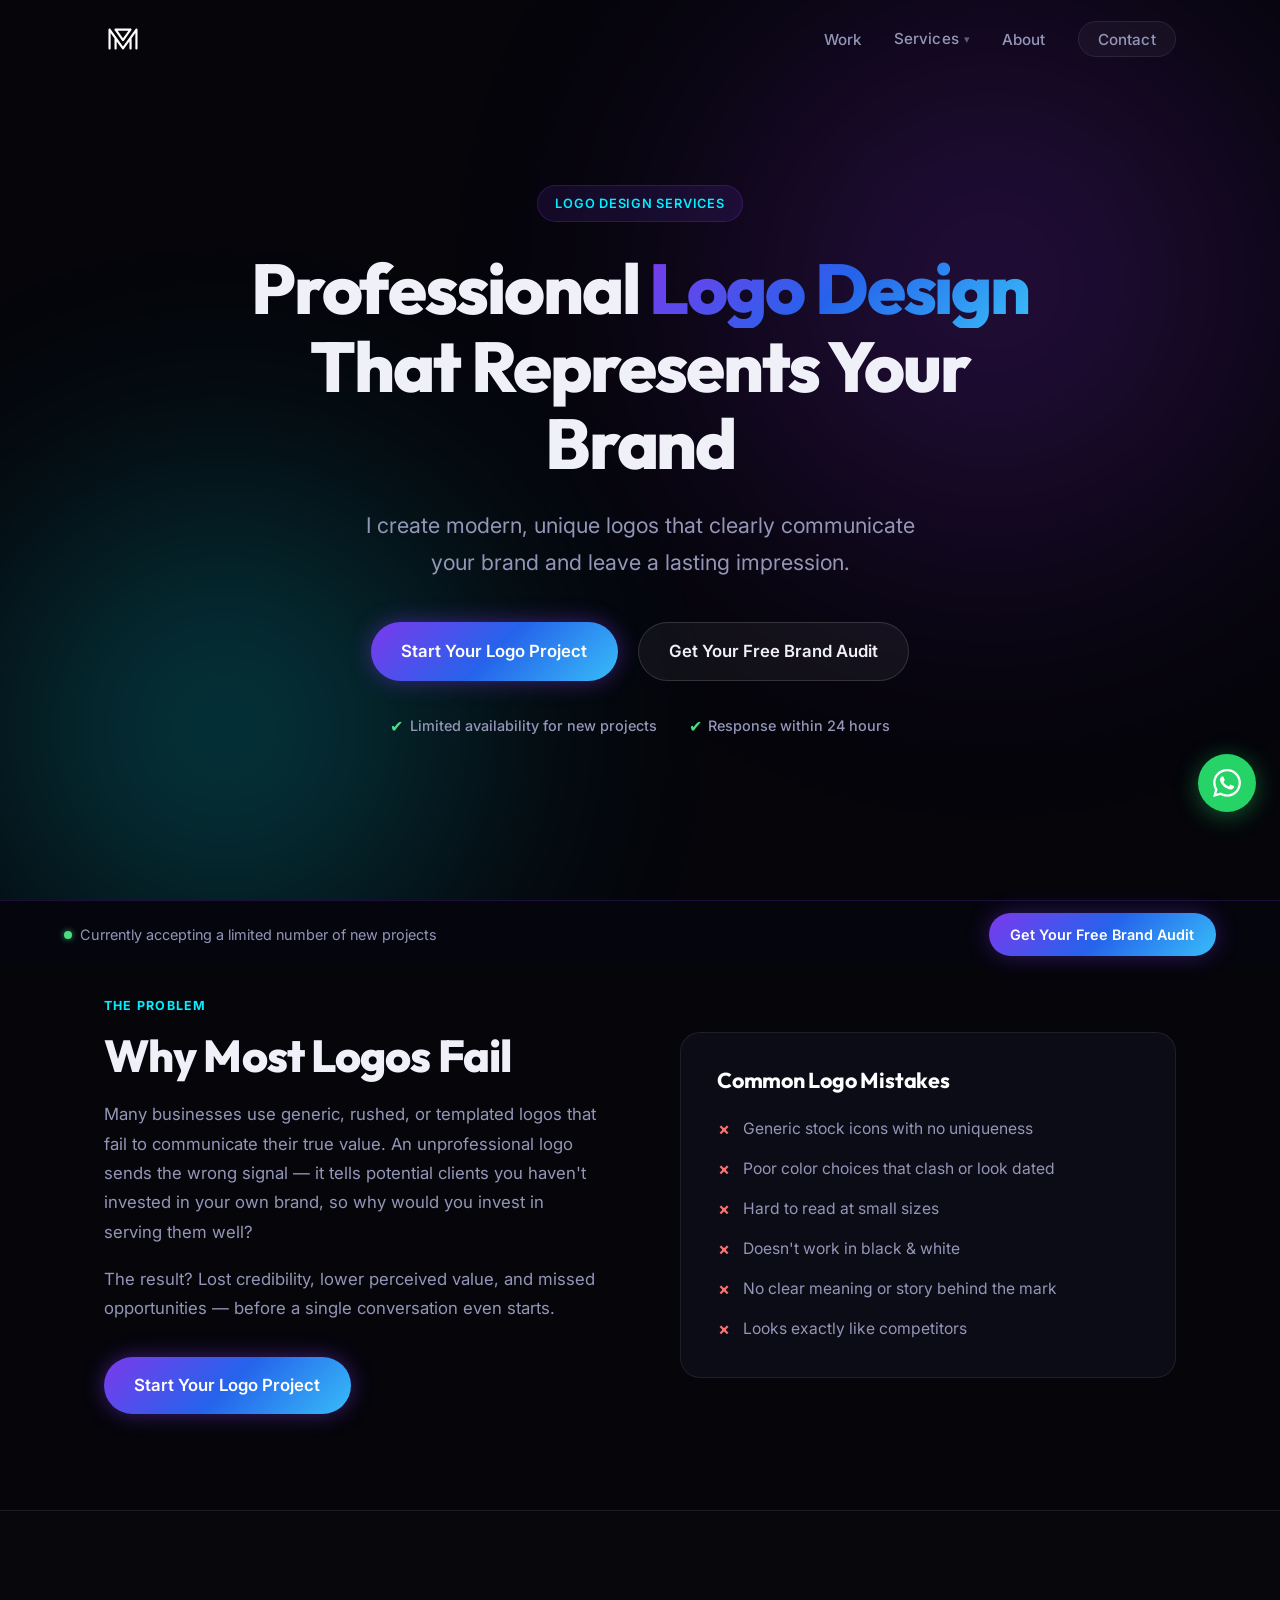
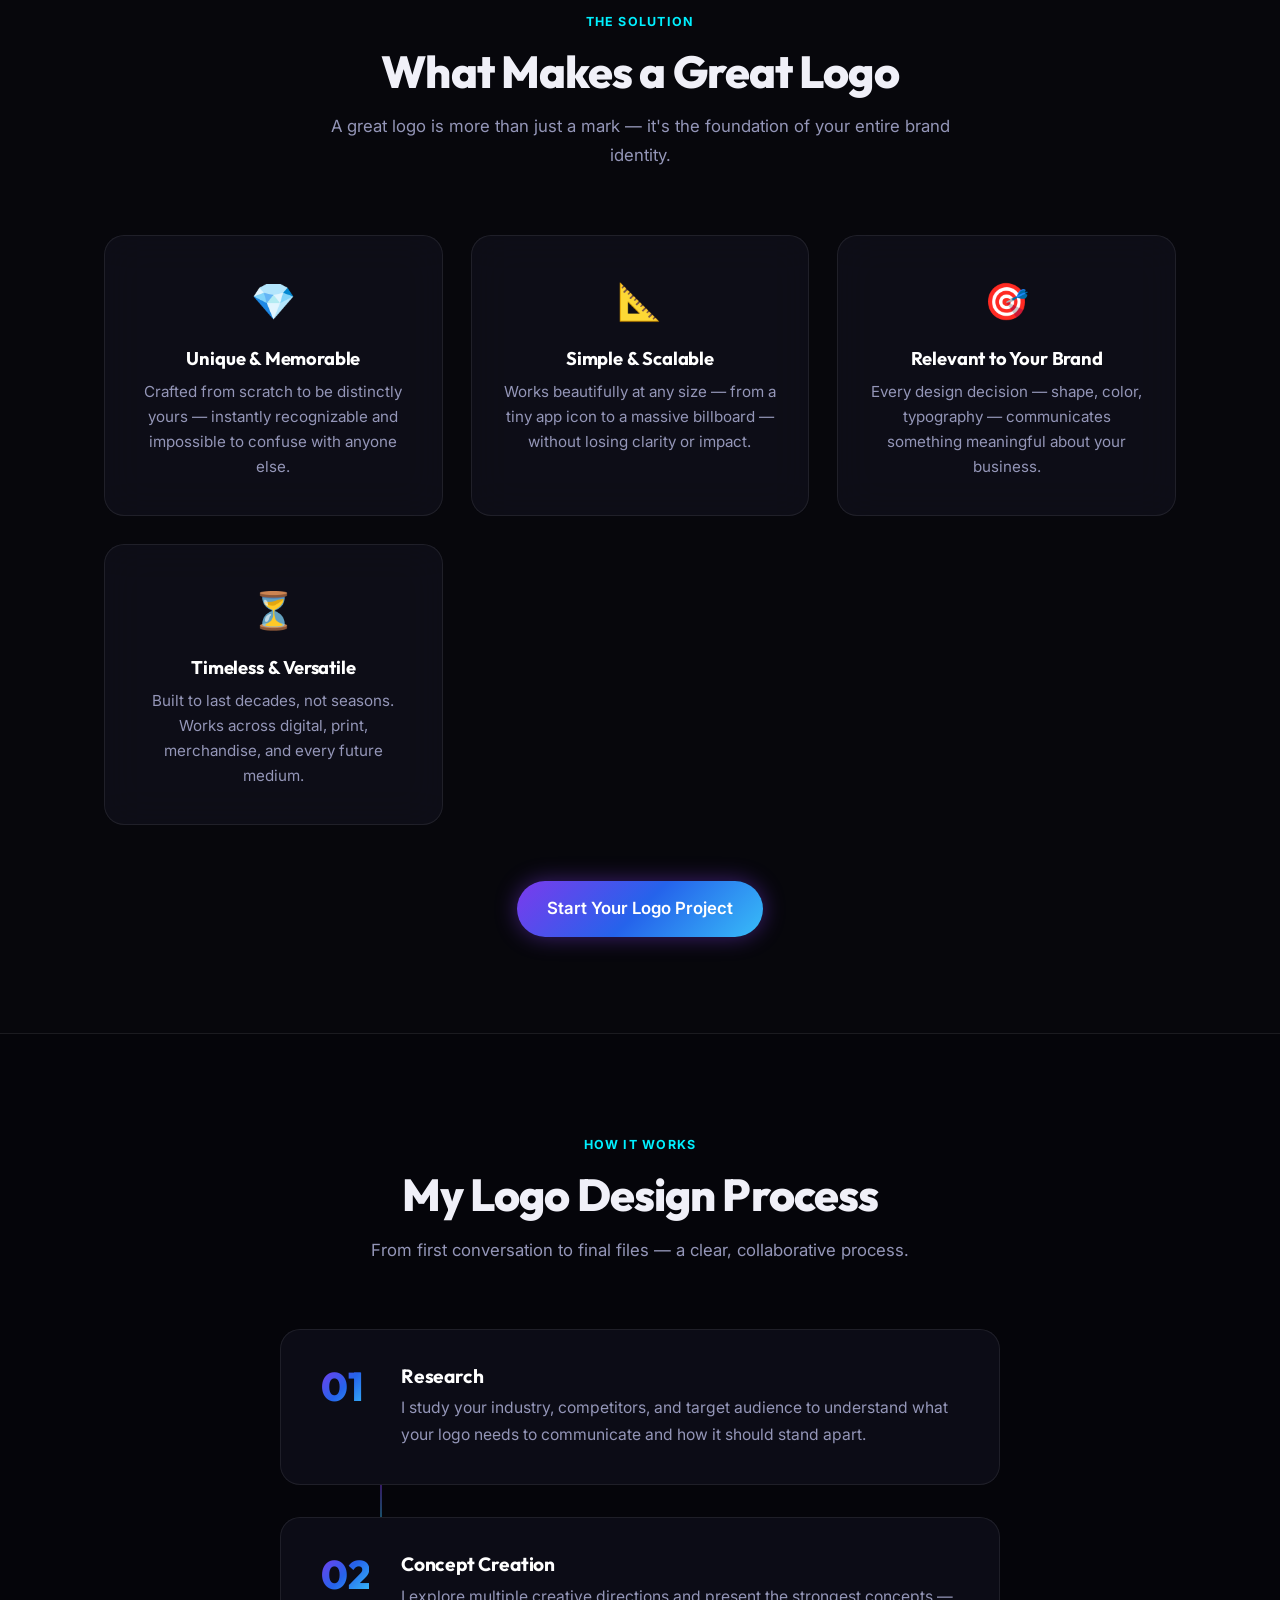
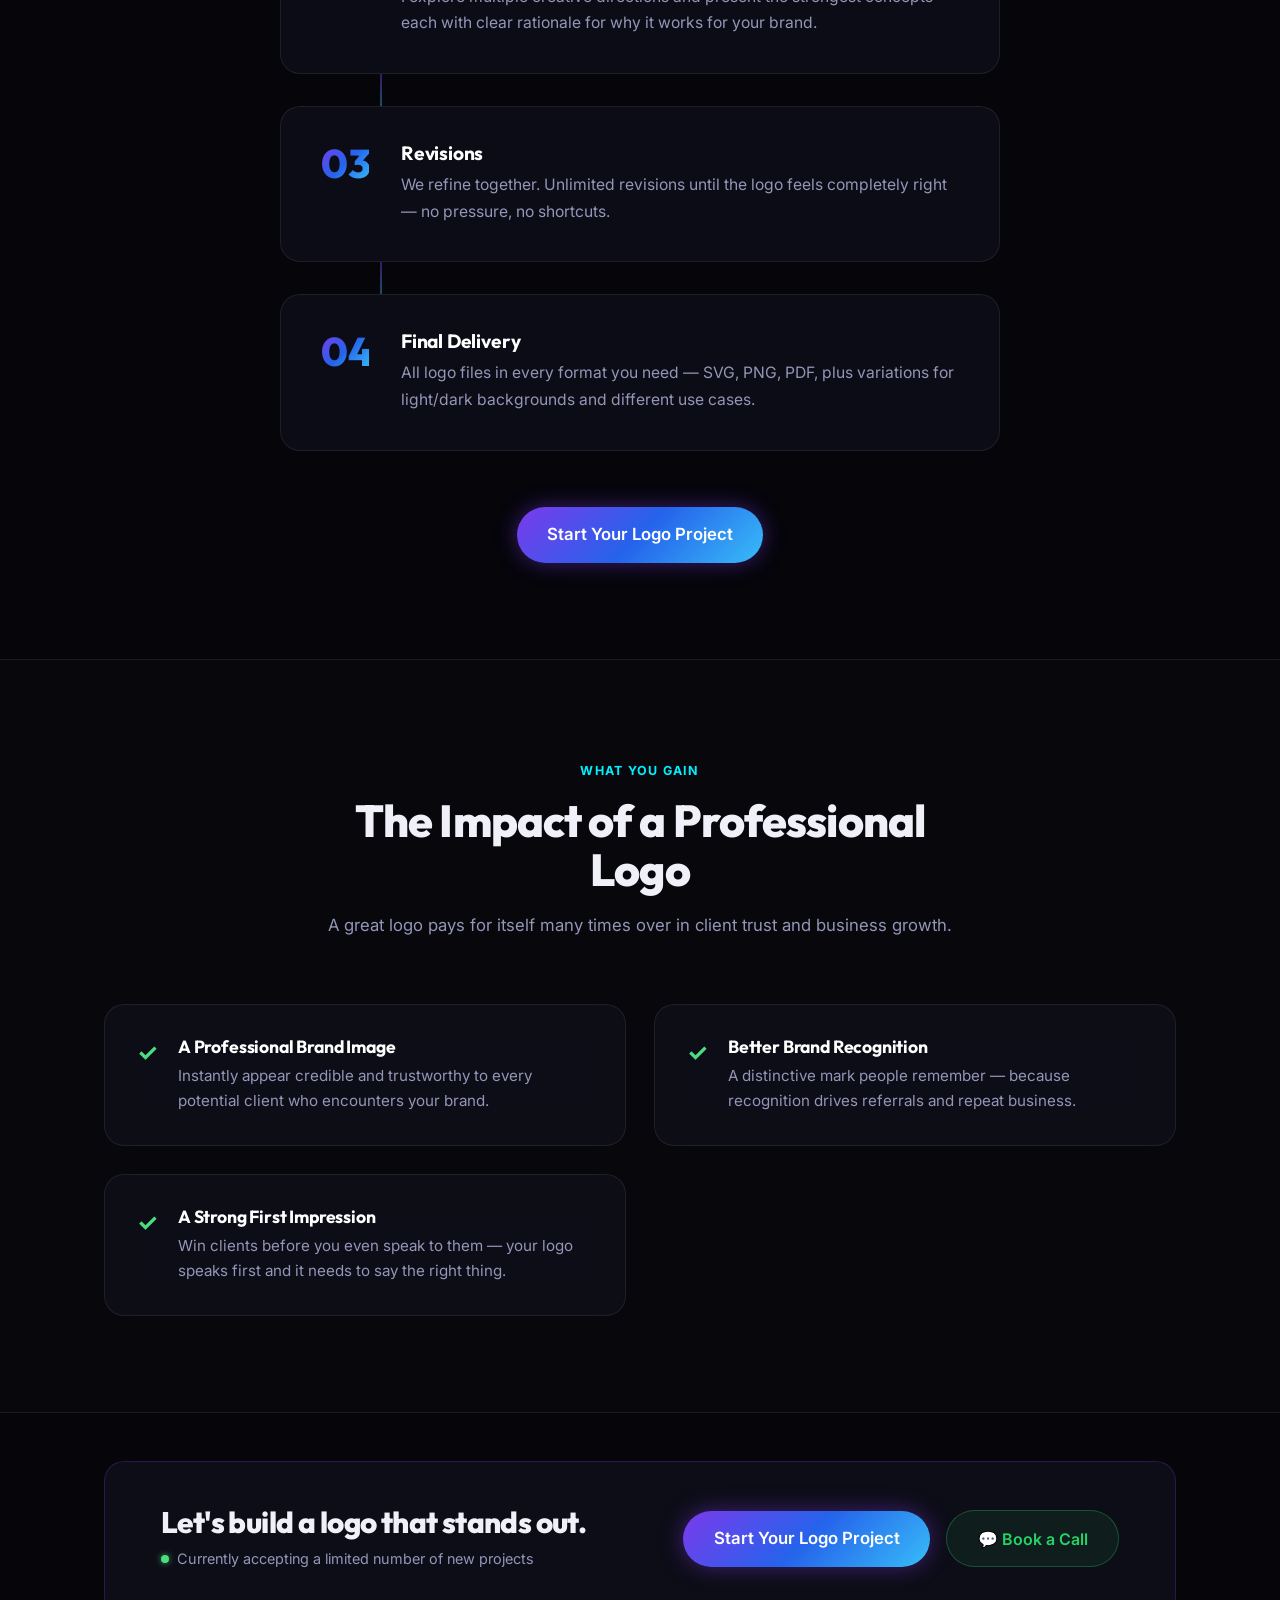
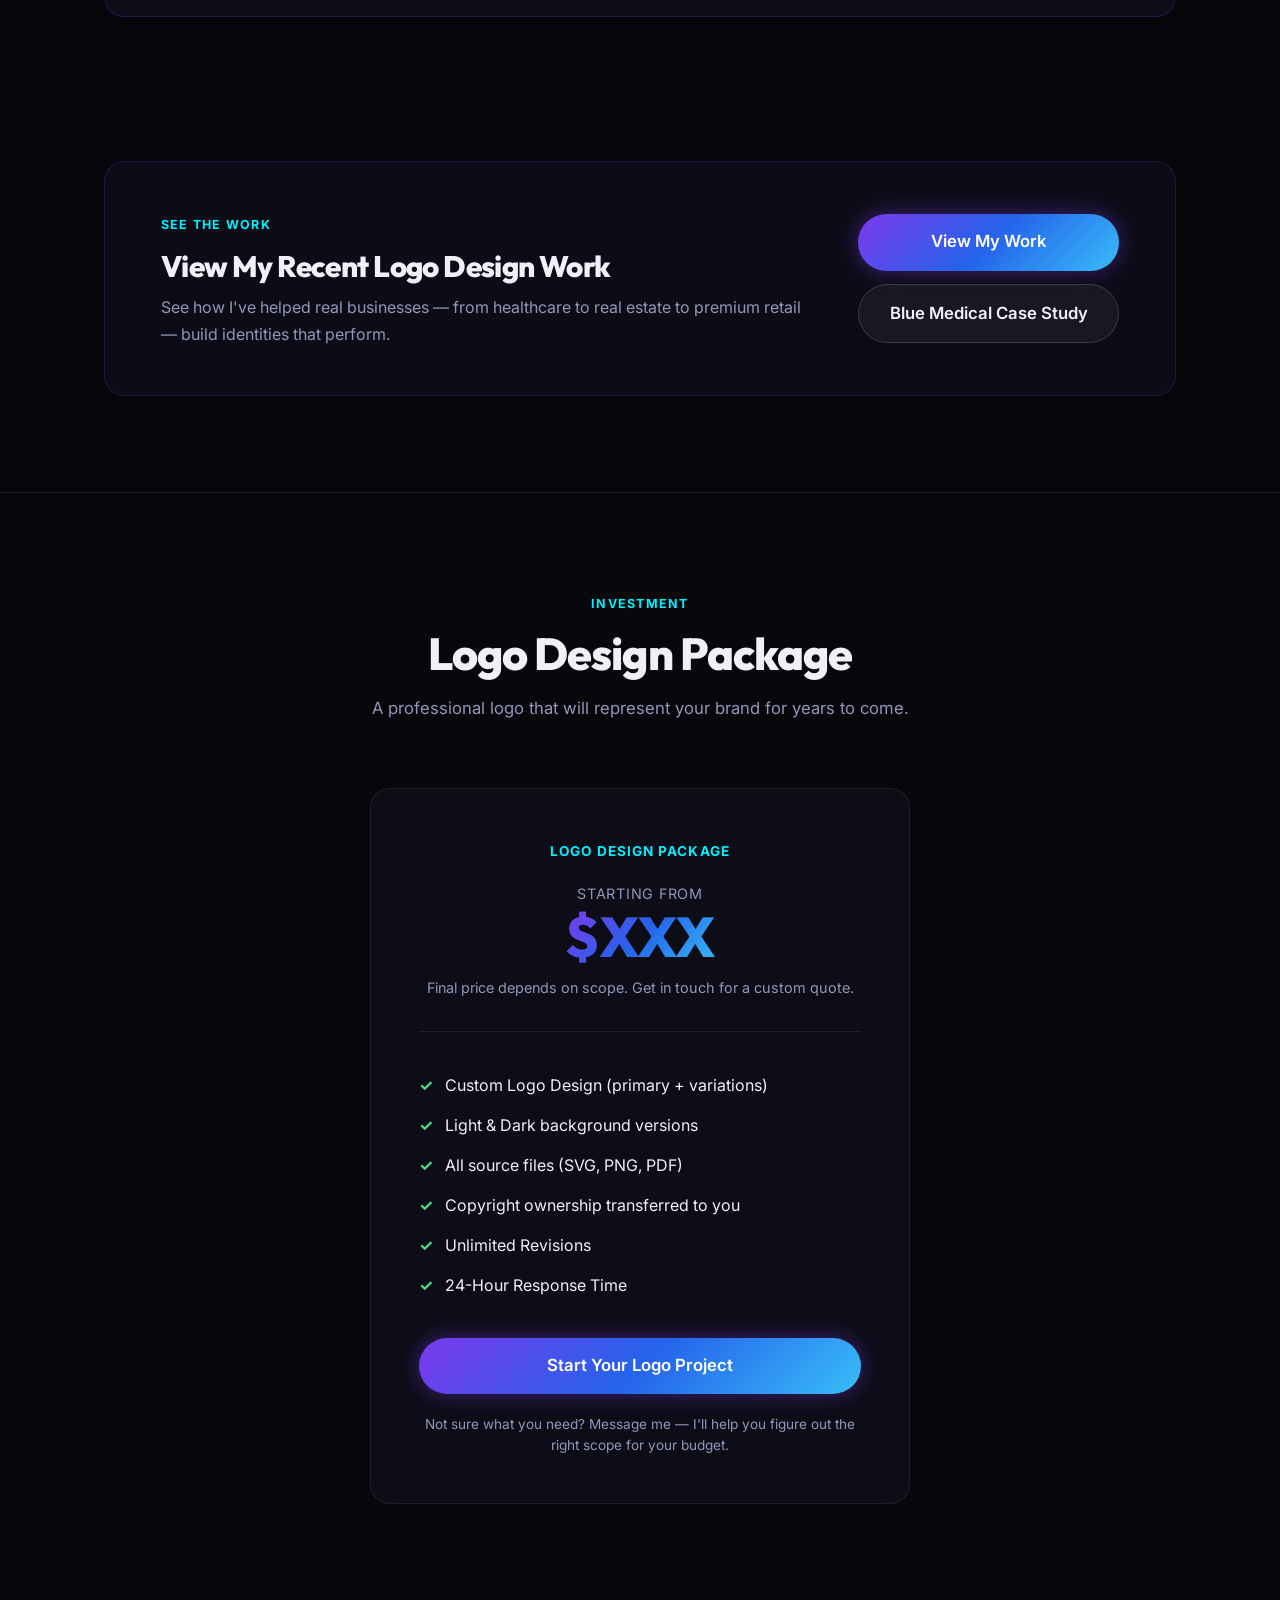
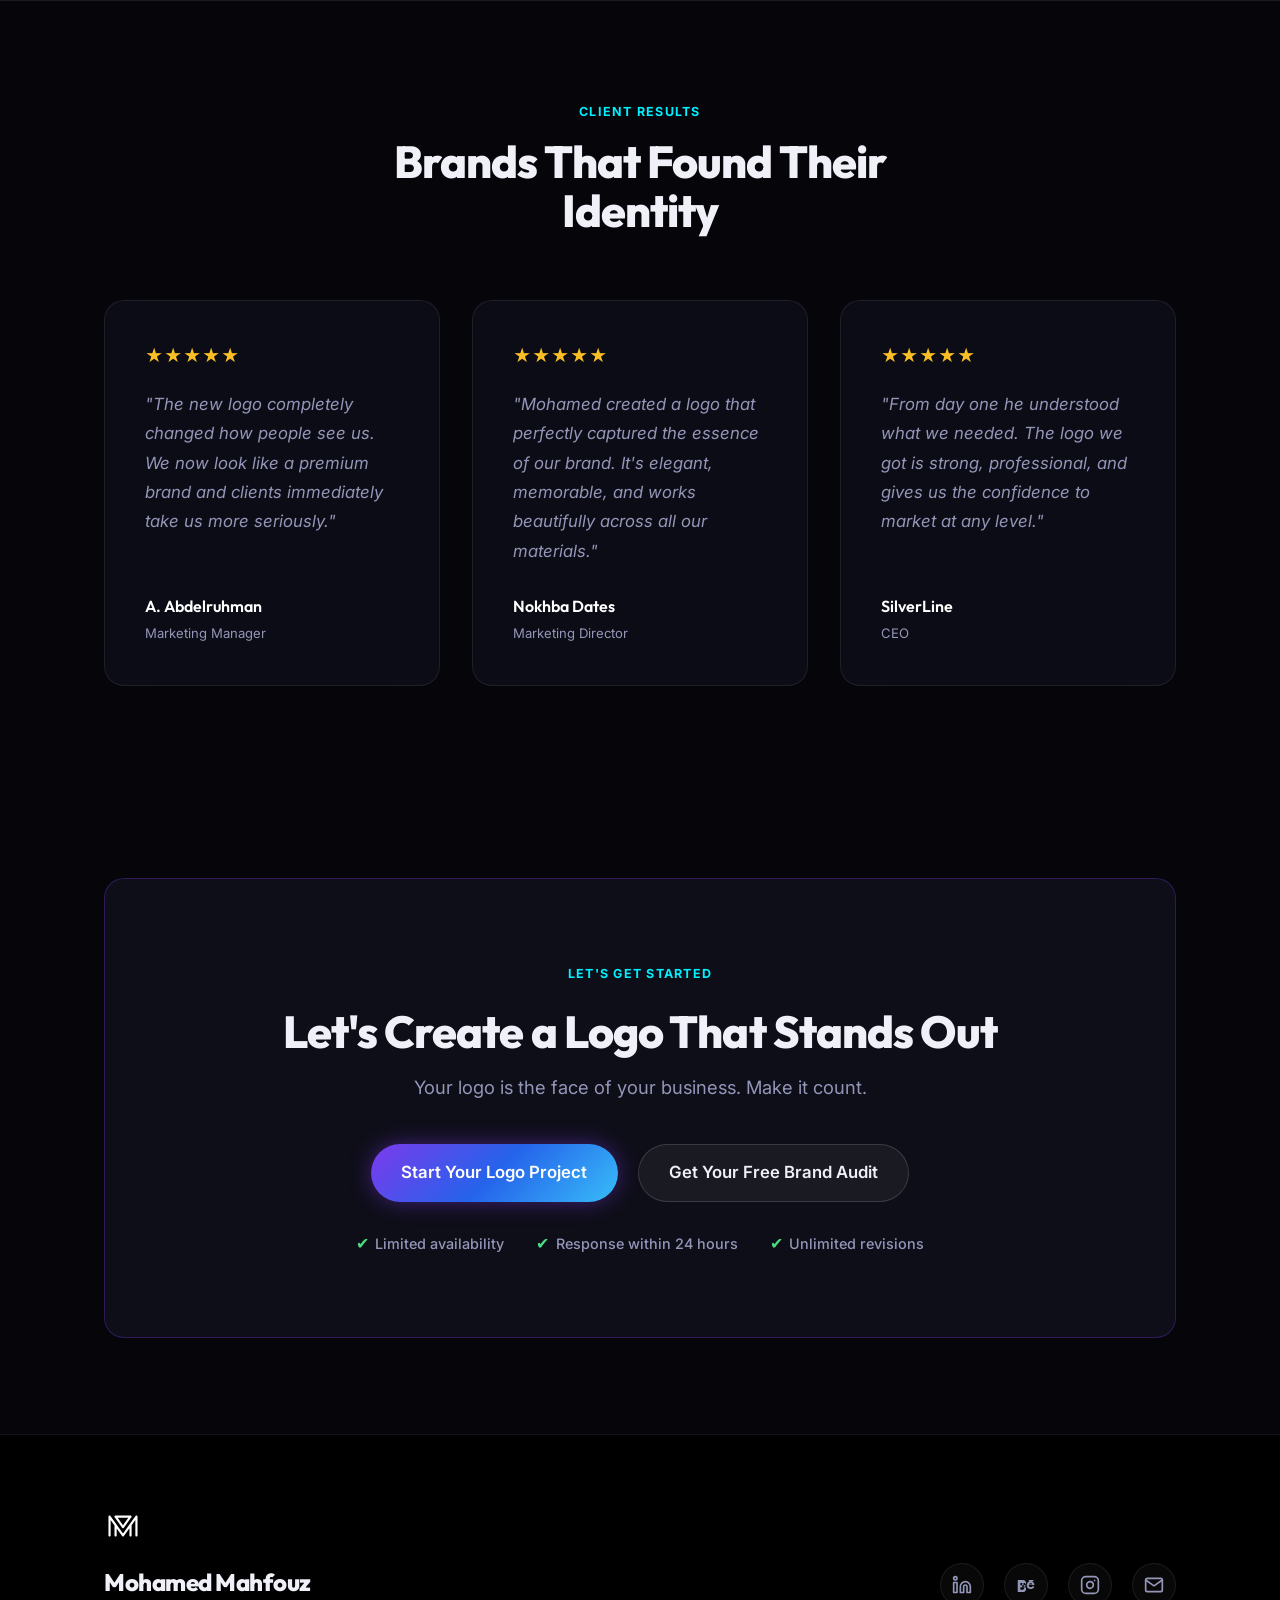
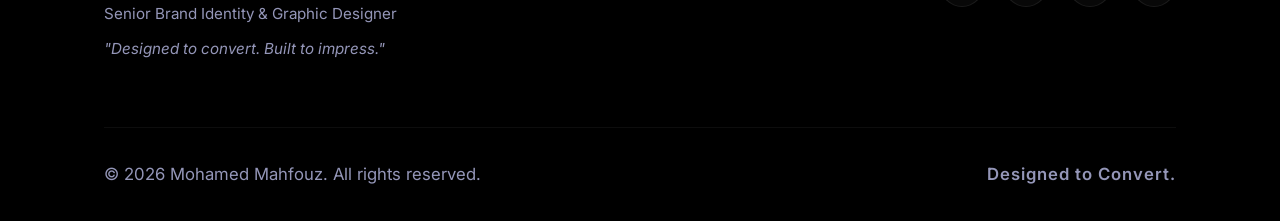
<file: logo-design.html>
<!DOCTYPE html>
<html lang="en">
<head>
    <meta charset="UTF-8">
    <meta name="viewport" content="width=device-width, initial-scale=1.0">
    <title>Logo Design Services | Professional Logo Designer</title>
    <meta name="description" content="Get a professional, modern logo that represents your brand and makes a strong first impression.">
    <meta name="keywords" content="logo design, professional logo designer, custom logo design, freelance logo designer">
    <link rel="canonical" href="https://www.mahfouzdzn.online/logo-design">
    <meta property="og:title" content="Logo Design Services | Professional Logo Designer">
    <meta property="og:description" content="Get a professional, modern logo that represents your brand and makes a strong first impression.">
    <meta property="og:type" content="website">
    <link rel="icon" type="image/png" href="assets/img/Favicon.png">
    <link rel="preconnect" href="https://fonts.googleapis.com">
    <link rel="preconnect" href="https://fonts.gstatic.com" crossorigin>
    <link href="https://fonts.googleapis.com/css2?family=Inter:wght@400;500;600&family=Outfit:wght@400;600;800&display=swap" rel="stylesheet">
    <link rel="stylesheet" href="styles.css">
    <link rel="stylesheet" href="landing.css">
</head>
<body>
    <div class="bg-elements" aria-hidden="true">
        <div class="glow-orb purple-orb"></div>
        <div class="glow-orb blue-orb"></div>
    </div>

    <nav class="navbar" id="navbar" role="navigation" aria-label="Main navigation">
        <div class="container nav-content">
            <a href="index.html" class="logo" aria-label="Mahfouz Design Home">
                <img src="assets/img/logo.svg" alt="Mahfouz Design Logo" class="logo-img">
            </a>
            <ul class="nav-links" id="nav-links" role="list">
                <li><a href="index.html#work">Work</a></li>
                <li class="nav-dropdown">
                    <a href="index.html#services">Services</a>
                    <ul class="dropdown-menu" role="list">
                        <li><a href="branding-services.html"><span class="dd-icon" aria-hidden="true">✨</span> Brand Identity</a></li>
                        <li><a href="logo-design.html"><span class="dd-icon" aria-hidden="true">🎯</span> Logo Design</a></li>
                    </ul>
                </li>
                <li><a href="index.html#about">About</a></li>
                <li><a href="index.html#contact" class="nav-cta">Contact</a></li>
            </ul>
            <button class="mobile-nav-toggle" id="mobile-toggle" aria-label="Toggle Navigation" aria-expanded="false">
                <span aria-hidden="true">☰</span>
            </button>
        </div>
    </nav>

    <div class="sticky-cta-bar" id="sticky-cta-bar" role="complementary">
        <p class="sticky-cta-text"><span class="urgency-dot" aria-hidden="true"></span> Currently accepting a limited number of new projects</p>
        <a href="index.html#contact" class="btn btn-primary btn-sm">Get Your Free Brand Audit</a>
    </div>

    <main>
        <!-- HERO -->
        <section id="hero" class="hero" aria-labelledby="logo-hero-heading">
            <div class="container hero-content">
                <span class="badge fade-in-up">Logo Design Services</span>
                <h1 id="logo-hero-heading" class="fade-in-up delay-1">Professional <span>Logo Design</span> That Represents Your Brand</h1>
                <p class="fade-in-up delay-2">I create modern, unique logos that clearly communicate your brand and leave a lasting impression.</p>
                <div class="hero-buttons fade-in-up delay-3">
                    <a href="index.html#contact" class="btn btn-primary btn-glow">Start Your Logo Project</a>
                    <a href="index.html#contact" class="btn btn-secondary">Get Your Free Brand Audit</a>
                </div>
                <div class="hero-trust fade-in-up delay-4">
                    <span class="trust-item"><span class="trust-check" aria-hidden="true">✔</span> Limited availability for new projects</span>
                    <span class="trust-item"><span class="trust-check" aria-hidden="true">✔</span> Response within 24 hours</span>
                </div>
            </div>
        </section>

        <!-- THE PROBLEM -->
        <section class="lp-section reveal" aria-labelledby="problem-heading">
            <div class="container lp-split">
                <div class="lp-split-text">
                    <span class="lp-eyebrow">The Problem</span>
                    <h2 id="problem-heading">Why Most Logos Fail</h2>
                    <p>Many businesses use generic, rushed, or templated logos that fail to communicate their true value. An unprofessional logo sends the wrong signal — it tells potential clients you haven't invested in your own brand, so why would you invest in serving them well?</p>
                    <p>The result? Lost credibility, lower perceived value, and missed opportunities — before a single conversation even starts.</p>
                    <a href="index.html#contact" class="btn btn-primary btn-glow lp-cta-inline">Start Your Logo Project</a>
                </div>
                <div class="lp-split-visual">
                    <div class="lp-problem-list glass-card">
                        <h3 style="margin-bottom: 1.5rem; color: #fff;">Common Logo Mistakes</h3>
                        <ul class="lp-fail-list" aria-label="Common logo mistakes">
                            <li><span class="lp-fail-x" aria-hidden="true">✗</span> Generic stock icons with no uniqueness</li>
                            <li><span class="lp-fail-x" aria-hidden="true">✗</span> Poor color choices that clash or look dated</li>
                            <li><span class="lp-fail-x" aria-hidden="true">✗</span> Hard to read at small sizes</li>
                            <li><span class="lp-fail-x" aria-hidden="true">✗</span> Doesn't work in black &amp; white</li>
                            <li><span class="lp-fail-x" aria-hidden="true">✗</span> No clear meaning or story behind the mark</li>
                            <li><span class="lp-fail-x" aria-hidden="true">✗</span> Looks exactly like competitors</li>
                        </ul>
                    </div>
                </div>
            </div>
        </section>

        <!-- THE SOLUTION -->
        <section class="lp-section lp-section-alt reveal" aria-labelledby="solution-heading">
            <div class="container">
                <div class="section-header center">
                    <span class="lp-eyebrow">The Solution</span>
                    <h2 id="solution-heading">What Makes a Great Logo</h2>
                    <p>A great logo is more than just a mark — it's the foundation of your entire brand identity.</p>
                </div>
                <div class="lp-deliverables-grid">
                    <div class="lp-deliverable glass-card hover-glow">
                        <div class="lp-deliverable-icon" aria-hidden="true">💎</div>
                        <h3>Unique &amp; Memorable</h3>
                        <p>Crafted from scratch to be distinctly yours — instantly recognizable and impossible to confuse with anyone else.</p>
                    </div>
                    <div class="lp-deliverable glass-card hover-glow">
                        <div class="lp-deliverable-icon" aria-hidden="true">📐</div>
                        <h3>Simple &amp; Scalable</h3>
                        <p>Works beautifully at any size — from a tiny app icon to a massive billboard — without losing clarity or impact.</p>
                    </div>
                    <div class="lp-deliverable glass-card hover-glow">
                        <div class="lp-deliverable-icon" aria-hidden="true">🎯</div>
                        <h3>Relevant to Your Brand</h3>
                        <p>Every design decision — shape, color, typography — communicates something meaningful about your business.</p>
                    </div>
                    <div class="lp-deliverable glass-card hover-glow">
                        <div class="lp-deliverable-icon" aria-hidden="true">⏳</div>
                        <h3>Timeless &amp; Versatile</h3>
                        <p>Built to last decades, not seasons. Works across digital, print, merchandise, and every future medium.</p>
                    </div>
                </div>
                <div class="section-cta">
                    <a href="index.html#contact" class="btn btn-primary btn-glow">Start Your Logo Project</a>
                </div>
            </div>
        </section>

        <!-- PROCESS -->
        <section class="lp-section reveal" aria-labelledby="logo-process-heading">
            <div class="container">
                <div class="section-header center">
                    <span class="lp-eyebrow">How It Works</span>
                    <h2 id="logo-process-heading">My Logo Design Process</h2>
                    <p>From first conversation to final files — a clear, collaborative process.</p>
                </div>
                <div class="process-steps" style="max-width:720px; margin: 0 auto;">
                    <div class="process-step glass-card">
                        <div class="step-number" aria-hidden="true">01</div>
                        <div class="step-content">
                            <h3>Research</h3>
                            <p>I study your industry, competitors, and target audience to understand what your logo needs to communicate and how it should stand apart.</p>
                        </div>
                    </div>
                    <div class="process-connector" aria-hidden="true"></div>
                    <div class="process-step glass-card">
                        <div class="step-number" aria-hidden="true">02</div>
                        <div class="step-content">
                            <h3>Concept Creation</h3>
                            <p>I explore multiple creative directions and present the strongest concepts — each with clear rationale for why it works for your brand.</p>
                        </div>
                    </div>
                    <div class="process-connector" aria-hidden="true"></div>
                    <div class="process-step glass-card">
                        <div class="step-number" aria-hidden="true">03</div>
                        <div class="step-content">
                            <h3>Revisions</h3>
                            <p>We refine together. Unlimited revisions until the logo feels completely right — no pressure, no shortcuts.</p>
                        </div>
                    </div>
                    <div class="process-connector" aria-hidden="true"></div>
                    <div class="process-step glass-card">
                        <div class="step-number" aria-hidden="true">04</div>
                        <div class="step-content">
                            <h3>Final Delivery</h3>
                            <p>All logo files in every format you need — SVG, PNG, PDF, plus variations for light/dark backgrounds and different use cases.</p>
                        </div>
                    </div>
                </div>
                <div class="section-cta">
                    <a href="index.html#contact" class="btn btn-primary btn-glow">Start Your Logo Project</a>
                </div>
            </div>
        </section>

        <!-- RESULTS -->
        <section class="lp-section lp-section-alt reveal" aria-labelledby="logo-results-heading">
            <div class="container">
                <div class="section-header center">
                    <span class="lp-eyebrow">What You Gain</span>
                    <h2 id="logo-results-heading">The Impact of a Professional Logo</h2>
                    <p>A great logo pays for itself many times over in client trust and business growth.</p>
                </div>
                <div class="lp-results-grid">
                    <div class="lp-result-item glass-card hover-glow">
                        <span class="lp-result-check" aria-hidden="true">✓</span>
                        <div>
                            <h3>A Professional Brand Image</h3>
                            <p>Instantly appear credible and trustworthy to every potential client who encounters your brand.</p>
                        </div>
                    </div>
                    <div class="lp-result-item glass-card hover-glow">
                        <span class="lp-result-check" aria-hidden="true">✓</span>
                        <div>
                            <h3>Better Brand Recognition</h3>
                            <p>A distinctive mark people remember — because recognition drives referrals and repeat business.</p>
                        </div>
                    </div>
                    <div class="lp-result-item glass-card hover-glow">
                        <span class="lp-result-check" aria-hidden="true">✓</span>
                        <div>
                            <h3>A Strong First Impression</h3>
                            <p>Win clients before you even speak to them — your logo speaks first and it needs to say the right thing.</p>
                        </div>
                    </div>
                </div>
            </div>
        </section>

        <!-- CTA BANNER -->
        <section class="cta-banner reveal" aria-label="Call to action">
            <div class="container">
                <div class="cta-banner-content glass-card hover-glow">
                    <div class="cta-banner-text">
                        <h2>Let's build a logo that stands out.</h2>
                        <p class="urgency-note"><span class="urgency-dot" aria-hidden="true"></span> Currently accepting a limited number of new projects</p>
                    </div>
                    <div class="cta-banner-actions">
                        <a href="index.html#contact" class="btn btn-primary btn-glow">Start Your Logo Project</a>
                        <a href="https://wa.me/+201107517512" target="_blank" rel="noopener noreferrer" class="btn btn-wa-outline">💬 Book a Call</a>
                    </div>
                </div>
            </div>
        </section>

        <!-- PORTFOLIO LINK -->
        <section class="lp-section reveal" aria-labelledby="portfolio-link-heading">
            <div class="container">
                <div class="lp-portfolio-link glass-card">
                    <div class="lp-portfolio-link-text">
                        <span class="lp-eyebrow">See the Work</span>
                        <h2 id="portfolio-link-heading">View My Recent Logo Design Work</h2>
                        <p>See how I've helped real businesses — from healthcare to real estate to premium retail — build identities that perform.</p>
                    </div>
                    <div class="lp-portfolio-link-btns">
                        <a href="index.html#work" class="btn btn-primary btn-glow">View My Work</a>
                        <a href="blue-medical-services.html" class="btn btn-secondary">Blue Medical Case Study</a>
                    </div>
                </div>
            </div>
        </section>

        <!-- PRICING -->
        <section class="lp-section lp-section-alt reveal" aria-labelledby="logo-pricing-heading">
            <div class="container">
                <div class="section-header center">
                    <span class="lp-eyebrow">Investment</span>
                    <h2 id="logo-pricing-heading">Logo Design Package</h2>
                    <p>A professional logo that will represent your brand for years to come.</p>
                </div>
                <div class="lp-pricing-center">
                    <div class="lp-pricing-card glass-card">
                        <div class="lp-pricing-header">
                            <span class="lp-pricing-tier">Logo Design Package</span>
                            <div class="lp-pricing-amount">
                                <span class="lp-price-from">Starting from</span>
                                <span class="lp-price">$XXX</span>
                            </div>
                            <p class="lp-pricing-sub">Final price depends on scope. Get in touch for a custom quote.</p>
                        </div>
                        <ul class="lp-pricing-features" aria-label="Package includes">
                            <li><span class="lp-check" aria-hidden="true">✓</span> Custom Logo Design (primary + variations)</li>
                            <li><span class="lp-check" aria-hidden="true">✓</span> Light &amp; Dark background versions</li>
                            <li><span class="lp-check" aria-hidden="true">✓</span> All source files (SVG, PNG, PDF)</li>
                            <li><span class="lp-check" aria-hidden="true">✓</span> Copyright ownership transferred to you</li>
                            <li><span class="lp-check" aria-hidden="true">✓</span> Unlimited Revisions</li>
                            <li><span class="lp-check" aria-hidden="true">✓</span> 24-Hour Response Time</li>
                        </ul>
                        <a href="index.html#contact" class="btn btn-primary btn-glow" style="width:100%; justify-content:center; margin-top:0.5rem;">Start Your Logo Project</a>
                        <p class="lp-pricing-note">Not sure what you need? Message me — I'll help you figure out the right scope for your budget.</p>
                    </div>
                </div>
            </div>
        </section>

        <!-- TESTIMONIALS -->
        <section class="lp-section reveal" aria-labelledby="testi-logo-heading">
            <div class="container">
                <div class="section-header center">
                    <span class="lp-eyebrow">Client Results</span>
                    <h2 id="testi-logo-heading">Brands That Found Their Identity</h2>
                </div>
                <div class="testimonials-grid">
                    <div class="testimonial-card glass-card hover-glow">
                        <div class="stars" aria-label="5 star rating">★★★★★</div>
                        <p>"The new logo completely changed how people see us. We now look like a premium brand and clients immediately take us more seriously."</p>
                        <div class="client-info"><h4>A. Abdelruhman</h4><span>Marketing Manager</span></div>
                    </div>
                    <div class="testimonial-card glass-card hover-glow">
                        <div class="stars" aria-label="5 star rating">★★★★★</div>
                        <p>"Mohamed created a logo that perfectly captured the essence of our brand. It's elegant, memorable, and works beautifully across all our materials."</p>
                        <div class="client-info"><h4>Nokhba Dates</h4><span>Marketing Director</span></div>
                    </div>
                    <div class="testimonial-card glass-card hover-glow">
                        <div class="stars" aria-label="5 star rating">★★★★★</div>
                        <p>"From day one he understood what we needed. The logo we got is strong, professional, and gives us the confidence to market at any level."</p>
                        <div class="client-info"><h4>SilverLine</h4><span>CEO</span></div>
                    </div>
                </div>
            </div>
        </section>

        <!-- FINAL CTA -->
        <section class="lp-final-cta reveal" aria-labelledby="final-cta-logo">
            <div class="container">
                <div class="lp-final-cta-card glass-card">
                    <span class="lp-eyebrow">Let's Get Started</span>
                    <h2 id="final-cta-logo">Let's Create a Logo That Stands Out</h2>
                    <p>Your logo is the face of your business. Make it count.</p>
                    <div class="lp-final-cta-buttons">
                        <a href="index.html#contact" class="btn btn-primary btn-glow">Start Your Logo Project</a>
                        <a href="index.html#contact" class="btn btn-secondary">Get Your Free Brand Audit</a>
                    </div>
                    <div class="hero-trust" style="margin-top:1.75rem;">
                        <span class="trust-item"><span class="trust-check" aria-hidden="true">✔</span> Limited availability</span>
                        <span class="trust-item"><span class="trust-check" aria-hidden="true">✔</span> Response within 24 hours</span>
                        <span class="trust-item"><span class="trust-check" aria-hidden="true">✔</span> Unlimited revisions</span>
                    </div>
                </div>
            </div>
        </section>
    </main>

    <footer class="footer" role="contentinfo">
        <div class="container footer-content">
            <div class="footer-brand fade-in-up">
                <img src="assets/img/logo.svg" alt="Mahfouz Design Logo" class="logo-img" style="margin-bottom:1.5rem;">
                <h2>Mohamed Mahfouz</h2>
                <p>Senior Brand Identity &amp; Graphic Designer</p>
                <p style="color:var(--text-secondary);margin-top:0.5rem;font-style:italic;">"Designed to convert. Built to impress."</p>
            </div>
            <div class="footer-links fade-in-up delay-1" aria-label="Social media links">
                <a href="https://www.linkedin.com/company/mahfouzdzn/" target="_blank" rel="noopener noreferrer" class="social-link" aria-label="LinkedIn"><svg xmlns="http://www.w3.org/2000/svg" viewBox="0 0 24 24" fill="none" stroke="currentColor" stroke-width="2" stroke-linecap="round" stroke-linejoin="round" aria-hidden="true"><path d="M16 8a6 6 0 0 1 6 6v7h-4v-7a2 2 0 0 0-2-2 2 2 0 0 0-2 2v7h-4v-7a6 6 0 0 1 6-6z"></path><rect x="2" y="9" width="4" height="12"></rect><circle cx="4" cy="4" r="2"></circle></svg></a>
                <a href="https://www.behance.net/GeoMa7fouz" target="_blank" rel="noopener noreferrer" class="social-link" aria-label="Behance"><svg xmlns="http://www.w3.org/2000/svg" viewBox="0 0 24 24" fill="currentColor" aria-hidden="true"><path d="M8.228 15.01h2.261c.444 0 .806-.362.806-.806v-3.714c0-.444-.362-.806-.806-.806H8.228a.806.806 0 0 0-.806.806v3.714c0 .444.362.806.806.806zm1.065-3.085h1.196v2.24H9.293v-2.24zm11.472 0h-5.46v.39c0 1.48.975 2.275 2.34 2.275 1.04 0 1.82-.455 2.015-1.17h2.21c-.26 2.015-1.95 3.51-4.29 3.51-3.25 0-4.68-2.34-4.68-4.68s1.69-4.81 4.615-4.81c3.055 0 4.68 2.34 4.68 4.485h-1.43zm-3.185-1.885c-.975 0-1.69.585-1.885 1.43h3.77c-.13-.845-.845-1.43-1.885-1.43zM2.08 6.045H8.29a3.81 3.81 0 0 1 3.12 1.56 3.483 3.483 0 0 1-1.625 5.395 3.9 3.9 0 0 1 2.34 3.705c0 2.21-1.625 3.835-4.225 3.835H2.08V6.045zm3.12 6.11h2.6c.91 0 1.495-.455 1.495-1.235s-.585-1.235-1.495-1.235h-2.6v2.47zm0 5.46h2.86c.975 0 1.625-.52 1.625-1.43s-.65-1.43-1.625-1.43h-2.86v2.86zM15.47 6.045h5.46v1.365h-5.46V6.045z"/></svg></a>
                <a href="https://www.instagram.com/ma7fouzdzn/" target="_blank" rel="noopener noreferrer" class="social-link" aria-label="Instagram"><svg xmlns="http://www.w3.org/2000/svg" viewBox="0 0 24 24" fill="none" stroke="currentColor" stroke-width="2" stroke-linecap="round" stroke-linejoin="round" aria-hidden="true"><rect x="2" y="2" width="20" height="20" rx="5" ry="5"></rect><path d="M16 11.37A4 4 0 1 1 12.63 8 4 4 0 0 1 16 11.37z"></path><line x1="17.5" y1="6.5" x2="17.51" y2="6.5"></line></svg></a>
                <a href="mailto:info@mahfouzdzn.online" class="social-link" aria-label="Email"><svg xmlns="http://www.w3.org/2000/svg" viewBox="0 0 24 24" fill="none" stroke="currentColor" stroke-width="2" stroke-linecap="round" stroke-linejoin="round" aria-hidden="true"><path d="M4 4h16c1.1 0 2 .9 2 2v12c0 1.1-.9 2-2 2H4c-1.1 0-2-.9-2-2V6c0-1.1.9-2 2-2z"></path><polyline points="22,6 12,13 2,6"></polyline></svg></a>
            </div>
        </div>
        <div class="container fade-in-up delay-2">
            <div class="footer-bottom">
                <p>&copy; 2026 Mohamed Mahfouz. All rights reserved.</p>
                <p class="built-with">Designed to Convert.</p>
            </div>
        </div>
    </footer>

    <a href="https://wa.me/+201107517512" target="_blank" rel="noopener noreferrer" class="whatsapp-float" aria-label="Chat on WhatsApp">
        <svg xmlns="http://www.w3.org/2000/svg" viewBox="0 0 24 24" fill="currentColor" aria-hidden="true"><path d="M17.472 14.382c-.297-.149-1.758-.867-2.03-.967-.273-.099-.471-.148-.67.15-.197.297-.767.966-.94 1.164-.173.199-.347.223-.644.075-.297-.15-1.255-.463-2.39-1.475-.883-.788-1.48-1.761-1.653-2.059-.173-.297-.018-.458.13-.606.134-.133.298-.347.446-.52.149-.174.198-.298.298-.497.099-.198.05-.371-.025-.52-.075-.149-.669-1.612-.916-2.207-.242-.579-.487-.5-.669-.51-.173-.008-.371-.01-.57-.01-.198 0-.52.074-.792.372-.272.297-1.04 1.016-1.04 2.479 0 1.462 1.065 2.875 1.213 3.074.149.198 2.096 3.2 5.077 4.487.709.306 1.262.489 1.694.625.712.227 1.36.195 1.871.118.571-.085 1.758-.719 2.006-1.413.248-.694.248-1.289.173-1.413-.074-.124-.272-.198-.57-.347m-5.421 7.403h-.004a9.87 9.87 0 01-5.031-1.378l-.361-.214-3.741.982.998-3.648-.235-.374a9.86 9.86 0 01-1.51-5.26c.001-5.45 4.436-9.884 9.888-9.884 2.64 0 5.122 1.03 6.988 2.898a9.825 9.825 0 012.893 6.994c-.003 5.45-4.437 9.884-9.885 9.884m8.413-18.297A11.815 11.815 0 0012.05 0C5.495 0 .16 5.335.157 11.892c0 2.096.547 4.142 1.588 5.945L.057 24l6.305-1.654a11.882 11.882 0 005.683 1.448h.005c6.554 0 11.89-5.335 11.893-11.893a11.821 11.821 0 00-3.48-8.413z"/></svg>
        <span class="whatsapp-tooltip">Chat on WhatsApp</span>
    </a>

    <script src="script.js"></script>
</body>
</html>
</file>
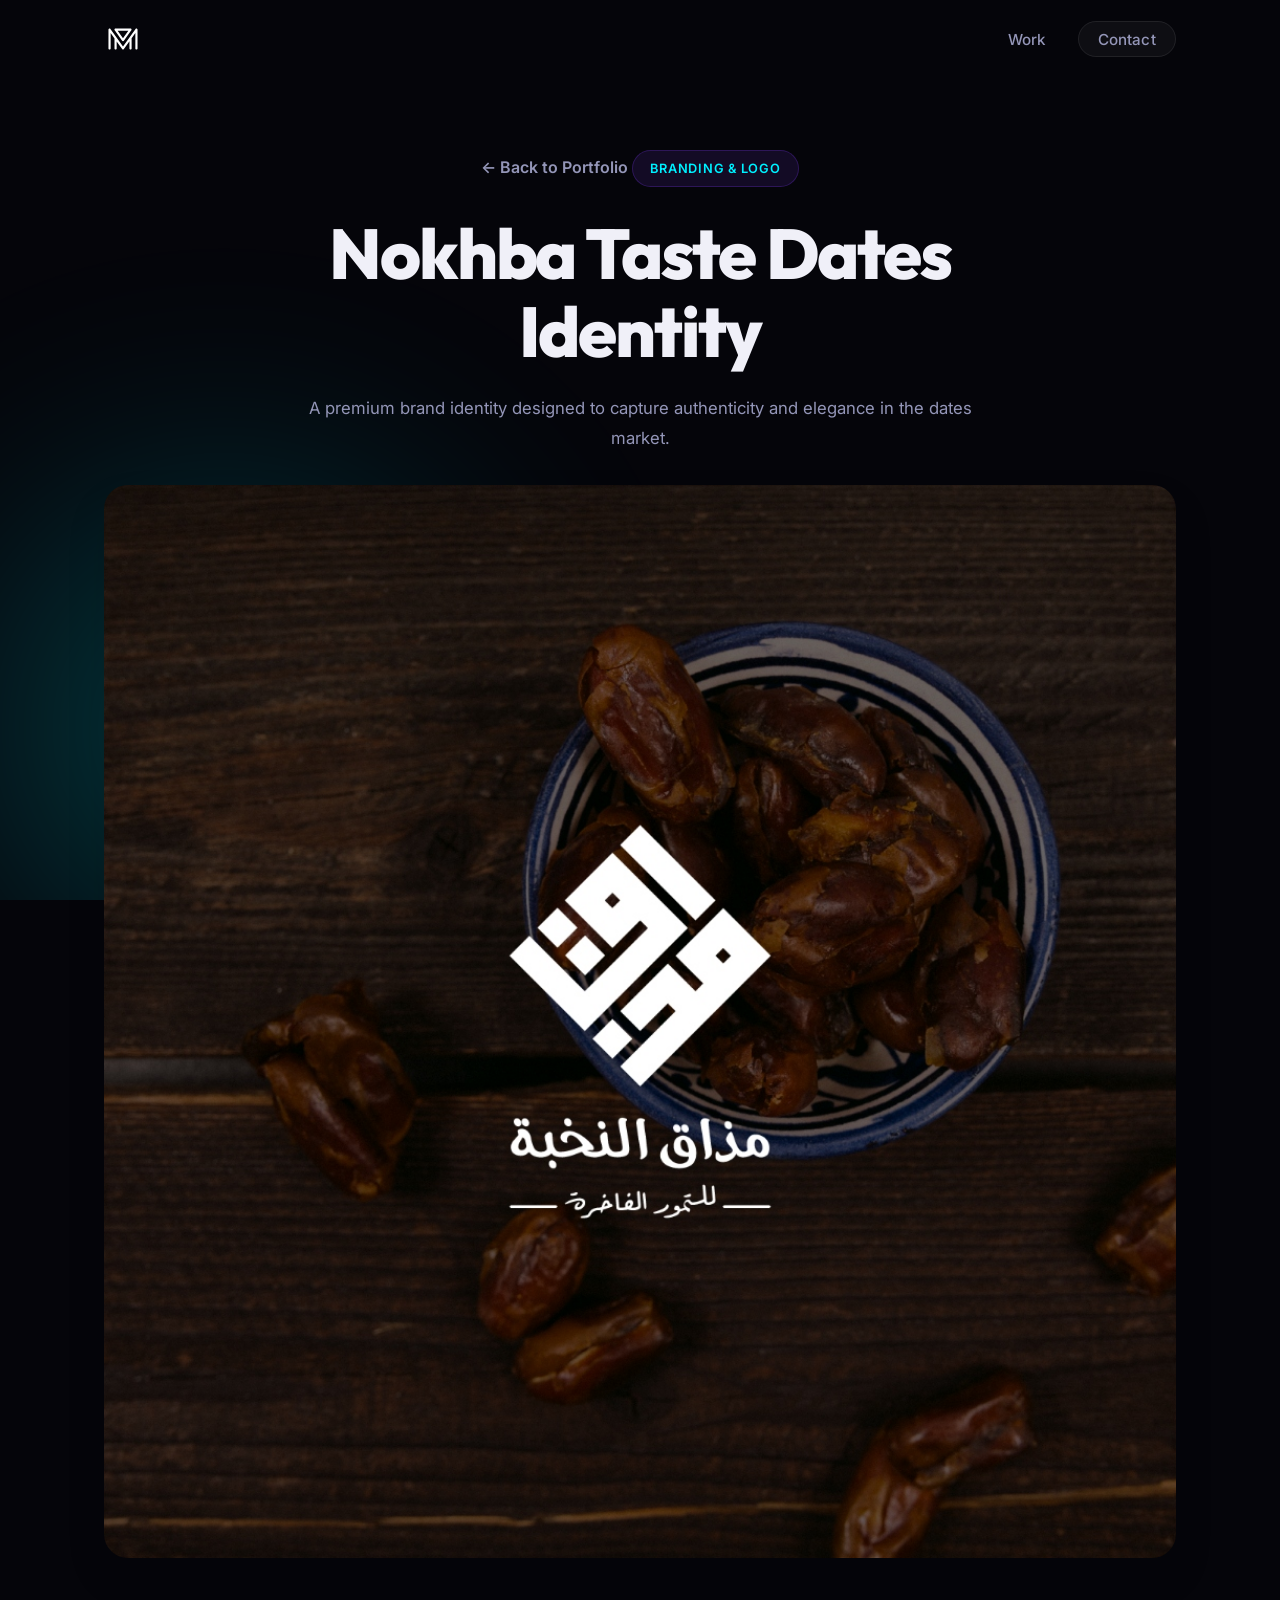
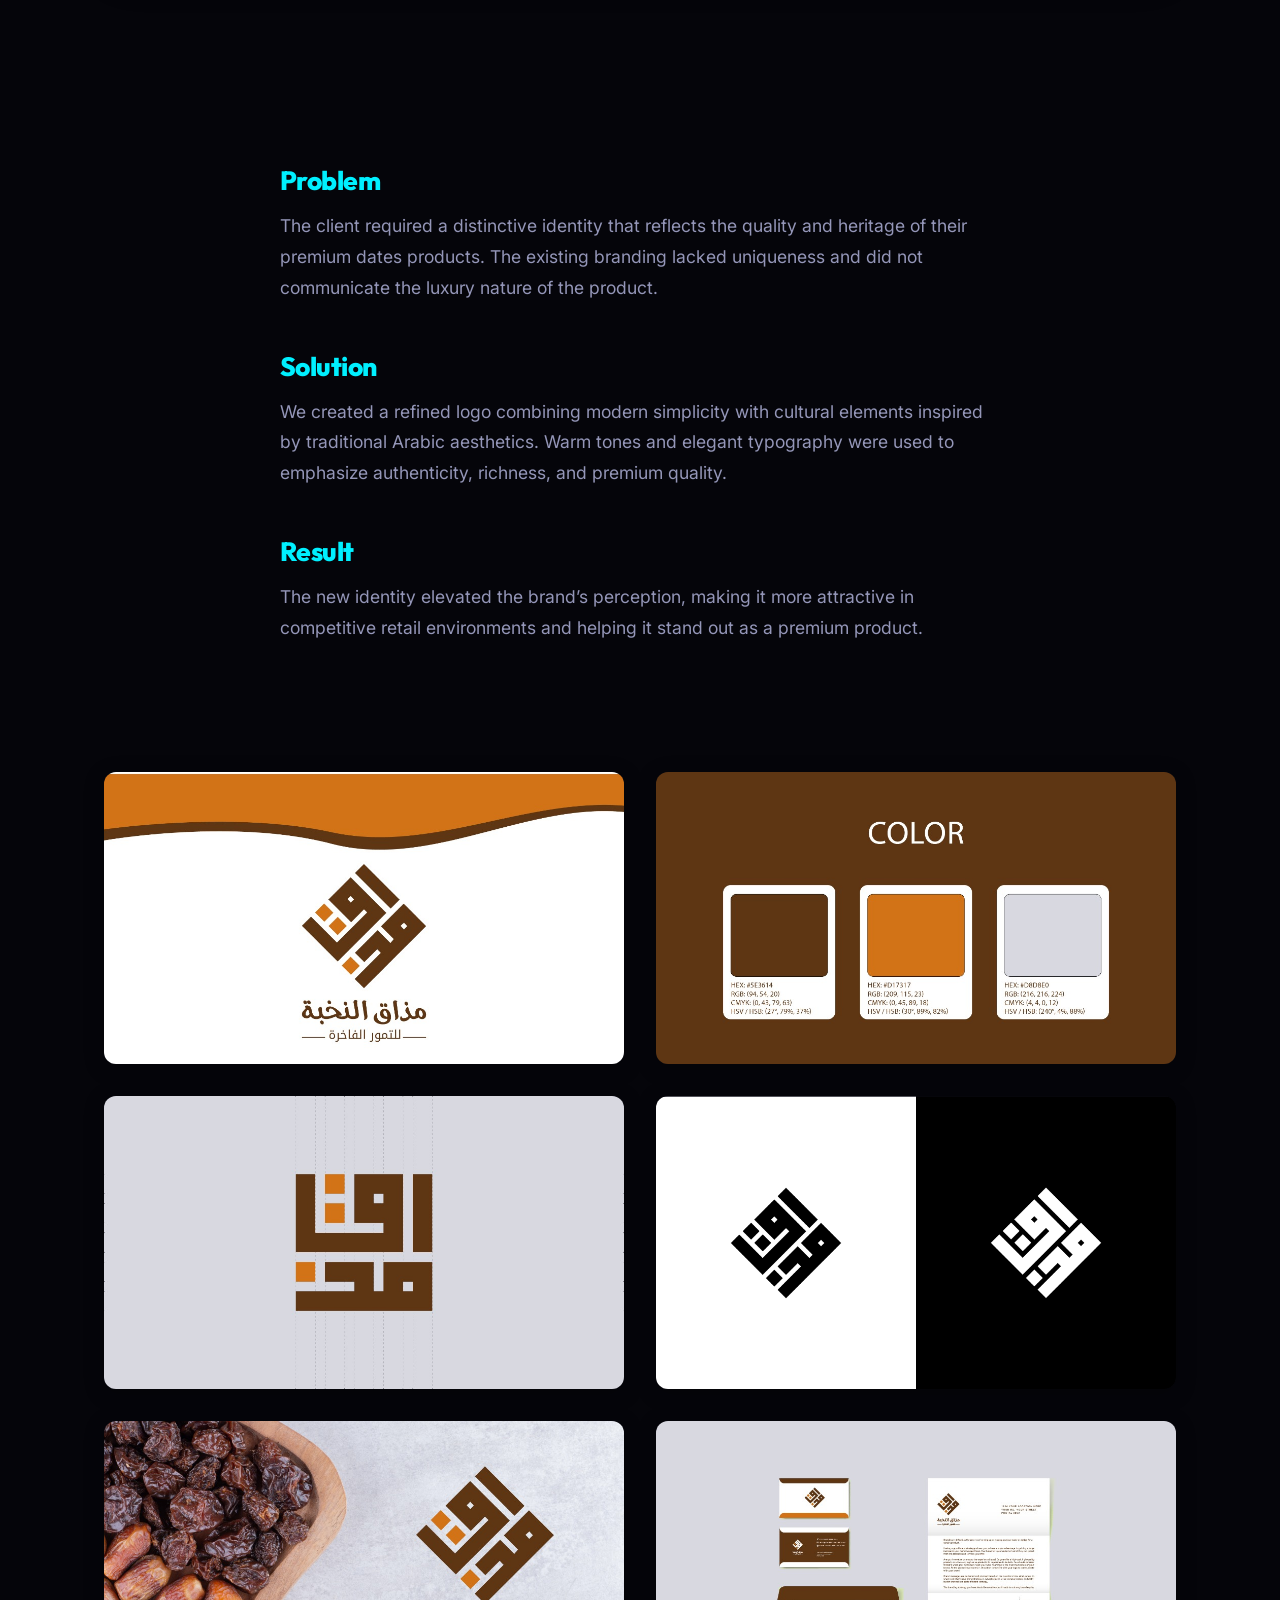
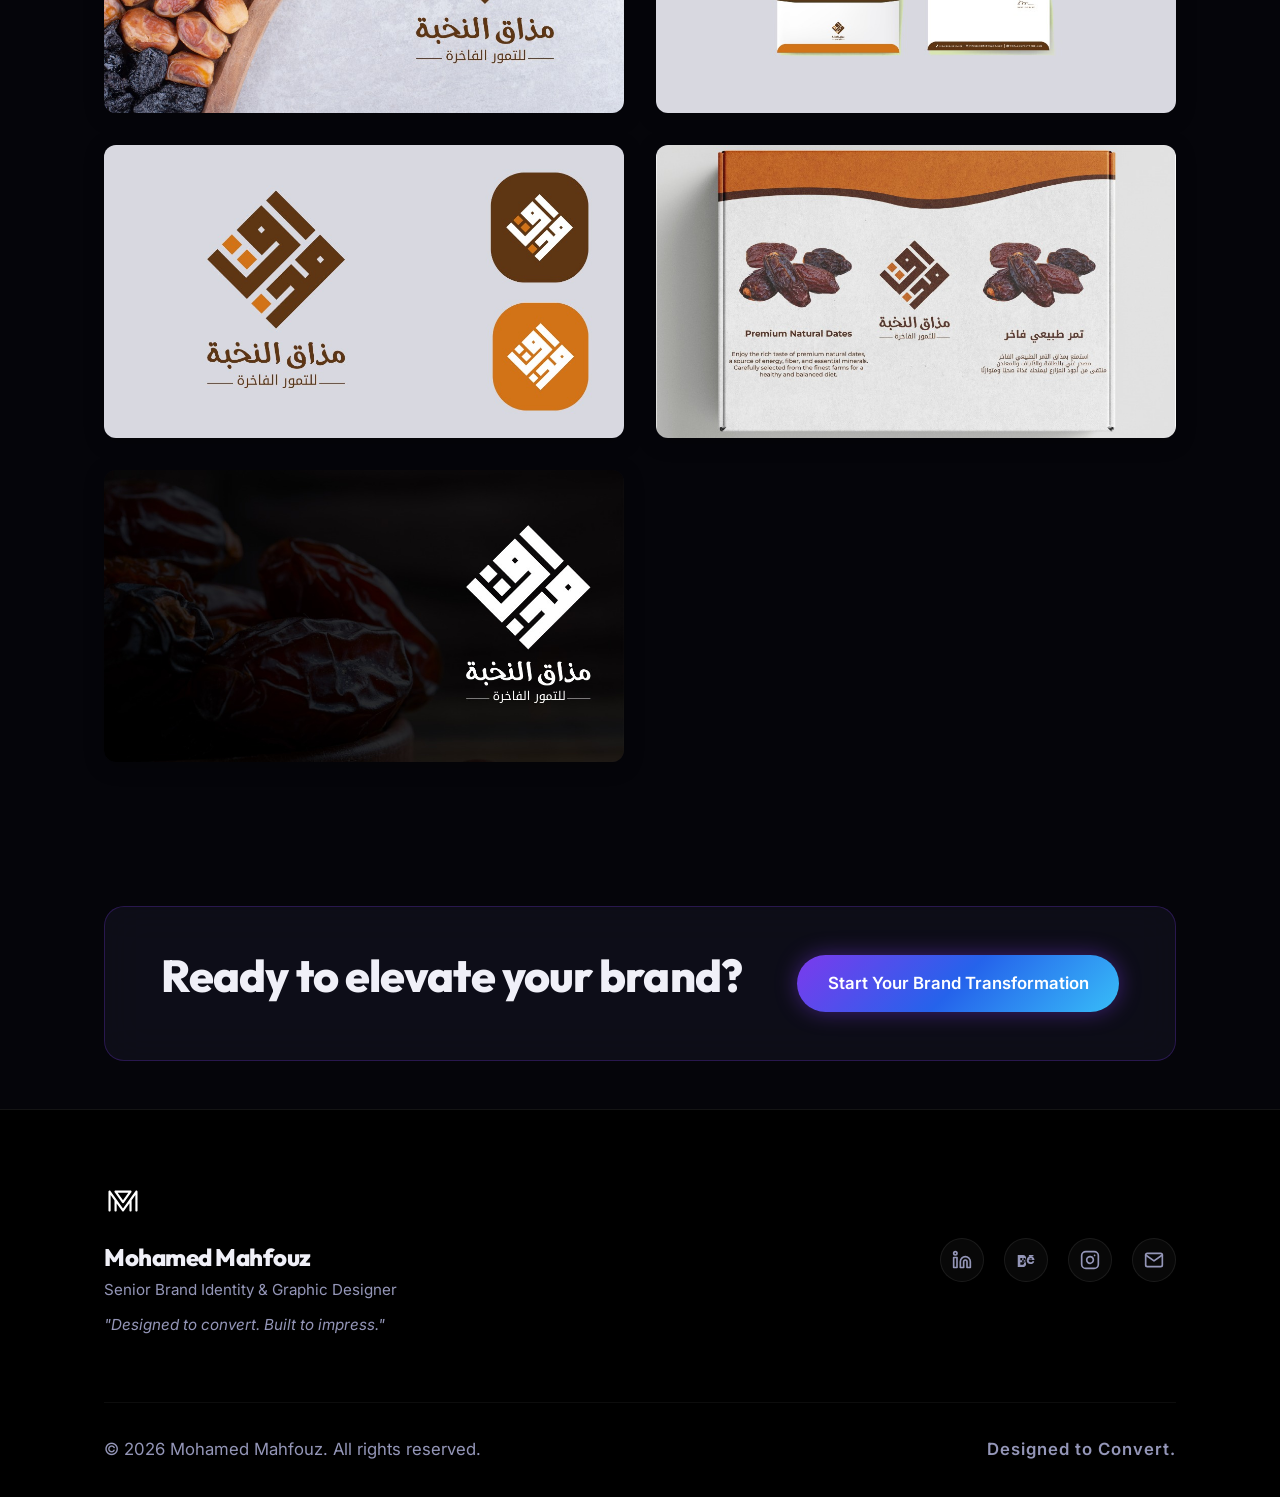
<file: nokhba-taste-dates.html>
<!DOCTYPE html>
<html lang="en">

<head>
    <meta charset="UTF-8">
    <meta name="viewport" content="width=device-width, initial-scale=1.0">
    <title>Nokhba Taste Dates Identity | Mahfouz</title>
    <meta name="description" content="A premium brand identity case study designed for the dates market.">
    <link rel="icon" type="image/png" href="assets/img/Favicon.png">
    <link
        href="https://fonts.googleapis.com/css2?family=Inter:wght@400;500;600&family=Outfit:wght@400;600;800&display=swap"
        rel="stylesheet">
    <link rel="stylesheet" href="styles.css">
</head>

<body>
    <div class="bg-elements">
        <div class="glow-orb blue-orb"></div>
    </div>

    <nav class="navbar" id="navbar">
        <div class="container nav-content">
            <a href="index.html" class="logo">
                <img src="assets/img/logo.svg" alt="Mahfouz Logo" class="logo-img">
            </a>
            <ul class="nav-links" id="nav-links">
                <li><a href="index.html#work">Work</a></li>
                <li><a href="index.html#contact" class="nav-cta">Contact</a></li>
            </ul>
            <button class="mobile-nav-toggle" id="mobile-toggle" aria-label="Toggle Navigation">
                <span>☰</span>
            </button>
        </div>
    </nav>

    <main>
        <section class="project-header">
            <div class="container fade-in-up">
                <a href="index.html#work" class="back-link">← Back to Portfolio</a>
                <span class="badge">Branding & Logo</span>
                <h1>Nokhba Taste Dates Identity</h1>
                <p>A premium brand identity designed to capture authenticity and elegance in the dates market.</p>
            </div>
        </section>

        <div class="container">
            <img src="assets/img/portfolio/nokhba/brand-5.jpg" alt="Nokhba Taste Dates Brand Context"
                class="project-hero-img fade-in-up delay-1"
                style="width: 100%; height: auto; border-radius: 24px; box-shadow: 0 20px 40px rgba(0,0,0,0.1); display: block;">
        </div>

        <section class="case-study-content reveal">
            <div class="container">
                <h2>Problem</h2>
                <p>The client required a distinctive identity that reflects the quality and heritage of their premium
                    dates products. The existing branding lacked uniqueness and did not communicate the luxury nature of
                    the product.</p>

                <h2>Solution</h2>
                <p>We created a refined logo combining modern simplicity with cultural elements inspired by traditional
                    Arabic aesthetics. Warm tones and elegant typography were used to emphasize authenticity, richness,
                    and premium quality.</p>

                <h2>Result</h2>
                <p>The new identity elevated the brand’s perception, making it more attractive in competitive retail
                    environments and helping it stand out as a premium product.</p>
            </div>
        </section>

        <section class="project-gallery reveal">
            <div class="container">
                <div class="gallery-grid">
                    <div class="gallery-img-container">
                        <img src="assets/img/portfolio/nokhba/brand-1.jpg" alt="Primary Logo on White Background"
                            class="gallery-img">
                    </div>
                    <div class="gallery-img-container">
                        <img src="assets/img/portfolio/nokhba/brand-2.jpg" alt="Official Color Palette"
                            class="gallery-img">
                    </div>
                    <div class="gallery-img-container">
                        <img src="assets/img/portfolio/nokhba/brand-3.jpg" alt="Logo Construction and Grid System"
                            class="gallery-img">
                    </div>
                    <div class="gallery-img-container">
                        <img src="assets/img/portfolio/nokhba/brand-4.png" alt="Monochrome Logo Variations"
                            class="gallery-img">
                    </div>
                    <!-- Additional Project Collateral -->
                    <div class="gallery-img-container">
                        <img src="assets/img/portfolio/nokhba/bowl.jpg" alt="Dates in Traditional Wooden Bowl"
                            class="gallery-img">
                    </div>
                    <div class="gallery-img-container">
                        <img src="assets/img/portfolio/nokhba/stationery.jpg"
                            alt="Premium Stationery and Business Cards" class="gallery-img">
                    </div>
                    <div class="gallery-img-container">
                        <img src="assets/img/portfolio/nokhba/variations.jpg" alt="Iconic Brand Sign variations"
                            class="gallery-img">
                    </div>
                    <div class="gallery-img-container">
                        <img src="assets/img/portfolio/nokhba/packaging.jpg" alt="Premium Dates Packaging Design"
                            class="gallery-img">
                    </div>
                    <div class="gallery-img-container">
                        <img src="assets/img/portfolio/nokhba/hero.jpg" alt="Nokhba Taste Dates Full Identity Mockup"
                            class="gallery-img">
                    </div>
                </div>
            </div>
        </section>

        <section class="cta-banner reveal">
            <div class="container">
                <div class="cta-banner-content glass-card hover-glow">
                    <h2>Ready to elevate your brand?</h2>
                    <a href="questionnaire.html" class="btn btn-primary btn-glow">Start Your Brand Transformation</a>
                </div>
            </div>
        </section>
    </main>

    <footer class="footer">
        <div class="container footer-content">
            <div class="footer-brand fade-in-up">
                <img src="assets/img/logo.svg" alt="Mahfouz Logo" class="logo-img" style="margin-bottom: 1.5rem;">
                <h2>Mohamed Mahfouz</h2>
                <p>Senior Brand Identity & Graphic Designer</p>
                <p style="color: var(--text-secondary); margin-top: 0.5rem; font-style: italic;">"Designed to convert.
                    Built to impress."</p>
            </div>
            <div class="footer-links fade-in-up delay-1">
                <a href="https://www.linkedin.com/company/mahfouzdzn/" target="_blank" class="social-link" title="LinkedIn">
                    <svg xmlns="http://www.w3.org/2000/svg" viewBox="0 0 24 24" fill="none" stroke="currentColor" stroke-width="2" stroke-linecap="round" stroke-linejoin="round"><path d="M16 8a6 6 0 0 1 6 6v7h-4v-7a2 2 0 0 0-2-2 2 2 0 0 0-2 2v7h-4v-7a6 6 0 0 1 6-6z"></path><rect x="2" y="9" width="4" height="12"></rect><circle cx="4" cy="4" r="2"></circle></svg>
                </a>
                <a href="https://www.behance.net/GeoMa7fouz" target="_blank" class="social-link" title="Behance">
                    <svg xmlns="http://www.w3.org/2000/svg" viewBox="0 0 24 24" fill="currentColor"><path d="M8.228 15.01h2.261c.444 0 .806-.362.806-.806v-3.714c0-.444-.362-.806-.806-.806H8.228a.806.806 0 0 0-.806.806v3.714c0 .444.362.806.806.806zm1.065-3.085h1.196v2.24H9.293v-2.24zm11.472 0h-5.46v.39c0 1.48.975 2.275 2.34 2.275 1.04 0 1.82-.455 2.015-1.17h2.21c-.26 2.015-1.95 3.51-4.29 3.51-3.25 0-4.68-2.34-4.68-4.68s1.69-4.81 4.615-4.81c3.055 0 4.68 2.34 4.68 4.485h-1.43zm-3.185-1.885c-.975 0-1.69.585-1.885 1.43h3.77c-.13-.845-.845-1.43-1.885-1.43zM2.08 6.045H8.29a3.81 3.81 0 0 1 3.12 1.56 3.483 3.483 0 0 1-1.625 5.395 3.9 3.9 0 0 1 2.34 3.705c0 2.21-1.625 3.835-4.225 3.835H2.08V6.045zm3.12 6.11h2.6c.91 0 1.495-.455 1.495-1.235s-.585-1.235-1.495-1.235h-2.6v2.47zm0 5.46h2.86c.975 0 1.625-.52 1.625-1.43s-.65-1.43-1.625-1.43h-2.86v2.86zM15.47 6.045h5.46v1.365h-5.46V6.045z"/></svg>
                </a>
                <a href="https://www.instagram.com/ma7fouzdzn/" target="_blank" class="social-link" title="Instagram">
                    <svg xmlns="http://www.w3.org/2000/svg" viewBox="0 0 24 24" fill="none" stroke="currentColor" stroke-width="2" stroke-linecap="round" stroke-linejoin="round"><rect x="2" y="2" width="20" height="20" rx="5" ry="5"></rect><path d="M16 11.37A4 4 0 1 1 12.63 8 4 4 0 0 1 16 11.37z"></path><line x1="17.5" y1="6.5" x2="17.51" y2="6.5"></line></svg>
                </a>
                <a href="mailto:info@mahfouzdzn.online" class="social-link" title="Email">
                    <svg xmlns="http://www.w3.org/2000/svg" viewBox="0 0 24 24" fill="none" stroke="currentColor" stroke-width="2" stroke-linecap="round" stroke-linejoin="round"><path d="M4 4h16c1.1 0 2 .9 2 2v12c0 1.1-.9 2-2 2H4c-1.1 0-2-.9-2-2V6c0-1.1.9-2 2-2z"></path><polyline points="22,6 12,13 2,6"></polyline></svg>
                </a>
            </div>
        </div>
        <div class="container fade-in-up delay-2">
            <div class="footer-bottom">
                <p>&copy; 2026 Mohamed Mahfouz. All rights reserved.</p>
                <p class="built-with">Designed to Convert.</p>
            </div>
        </div>
    </footer>
    <script src="script.js"></script>
</body>

</html>
</file>
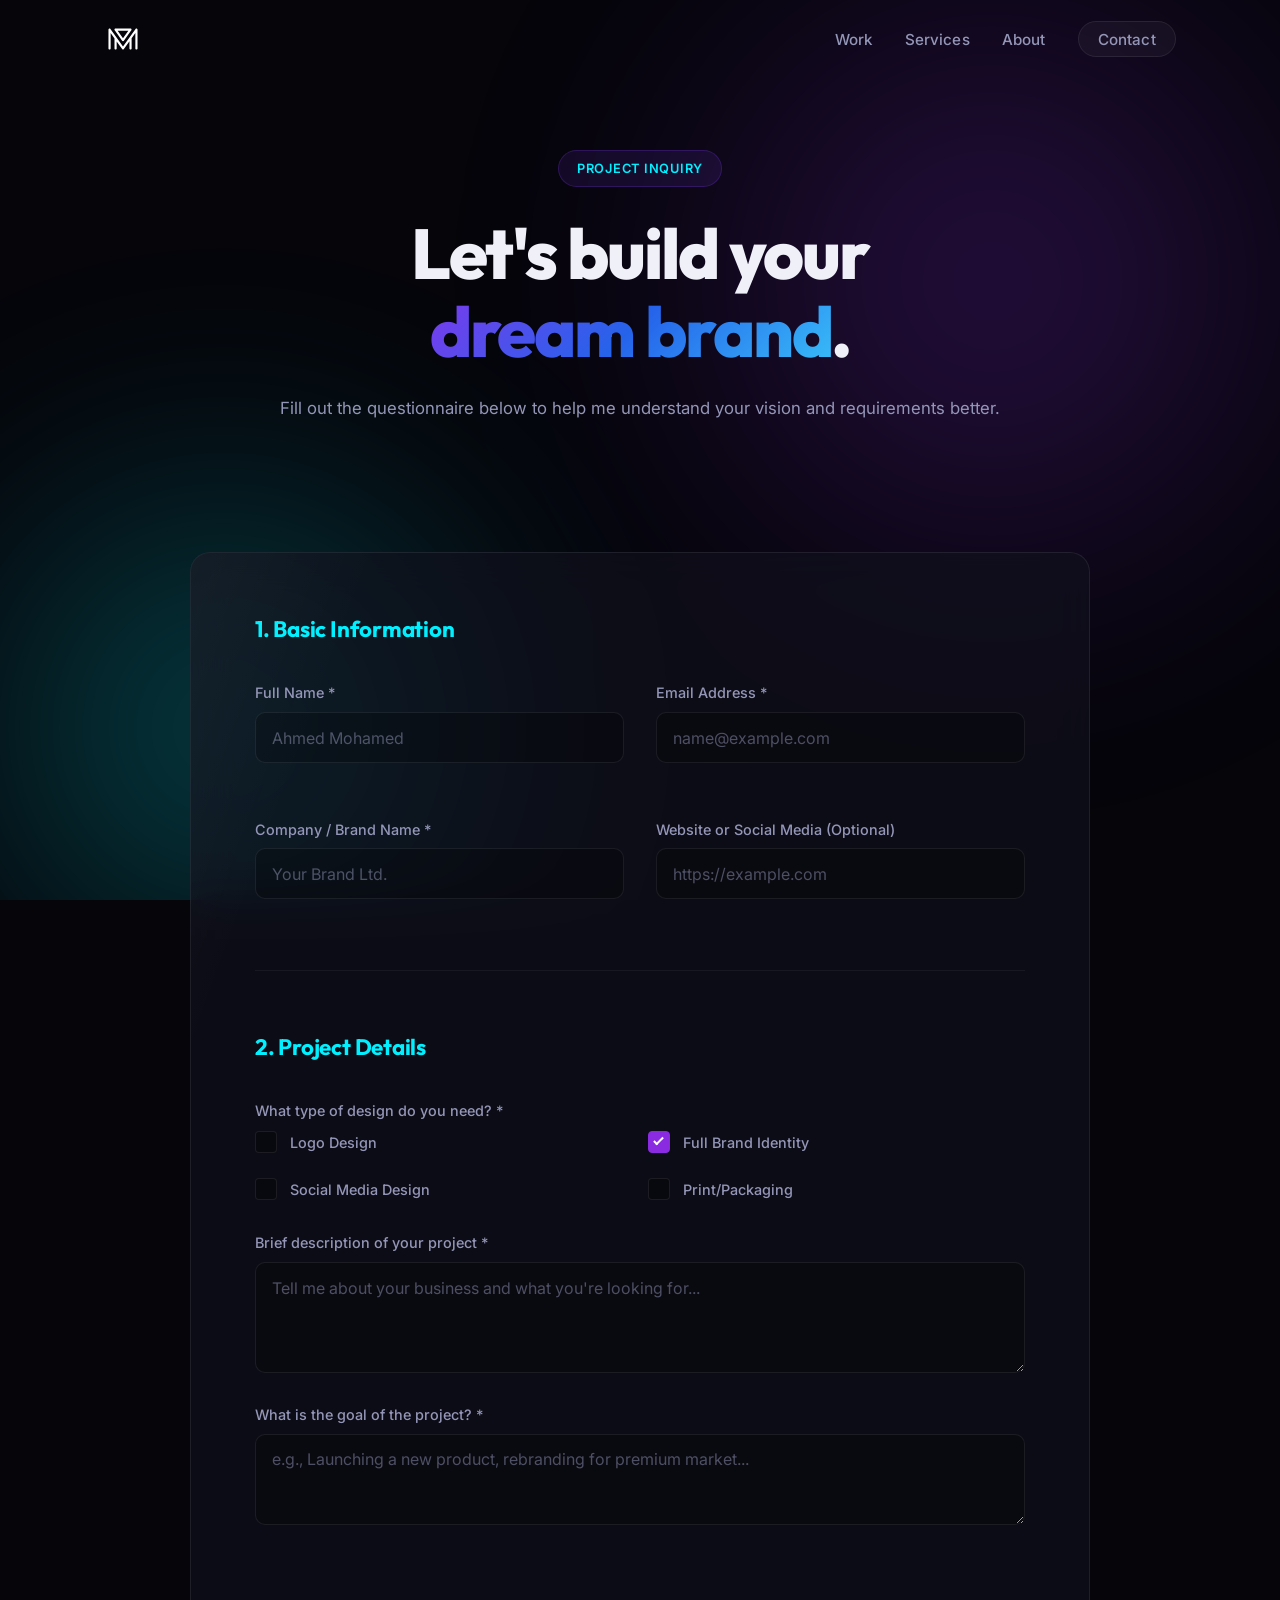
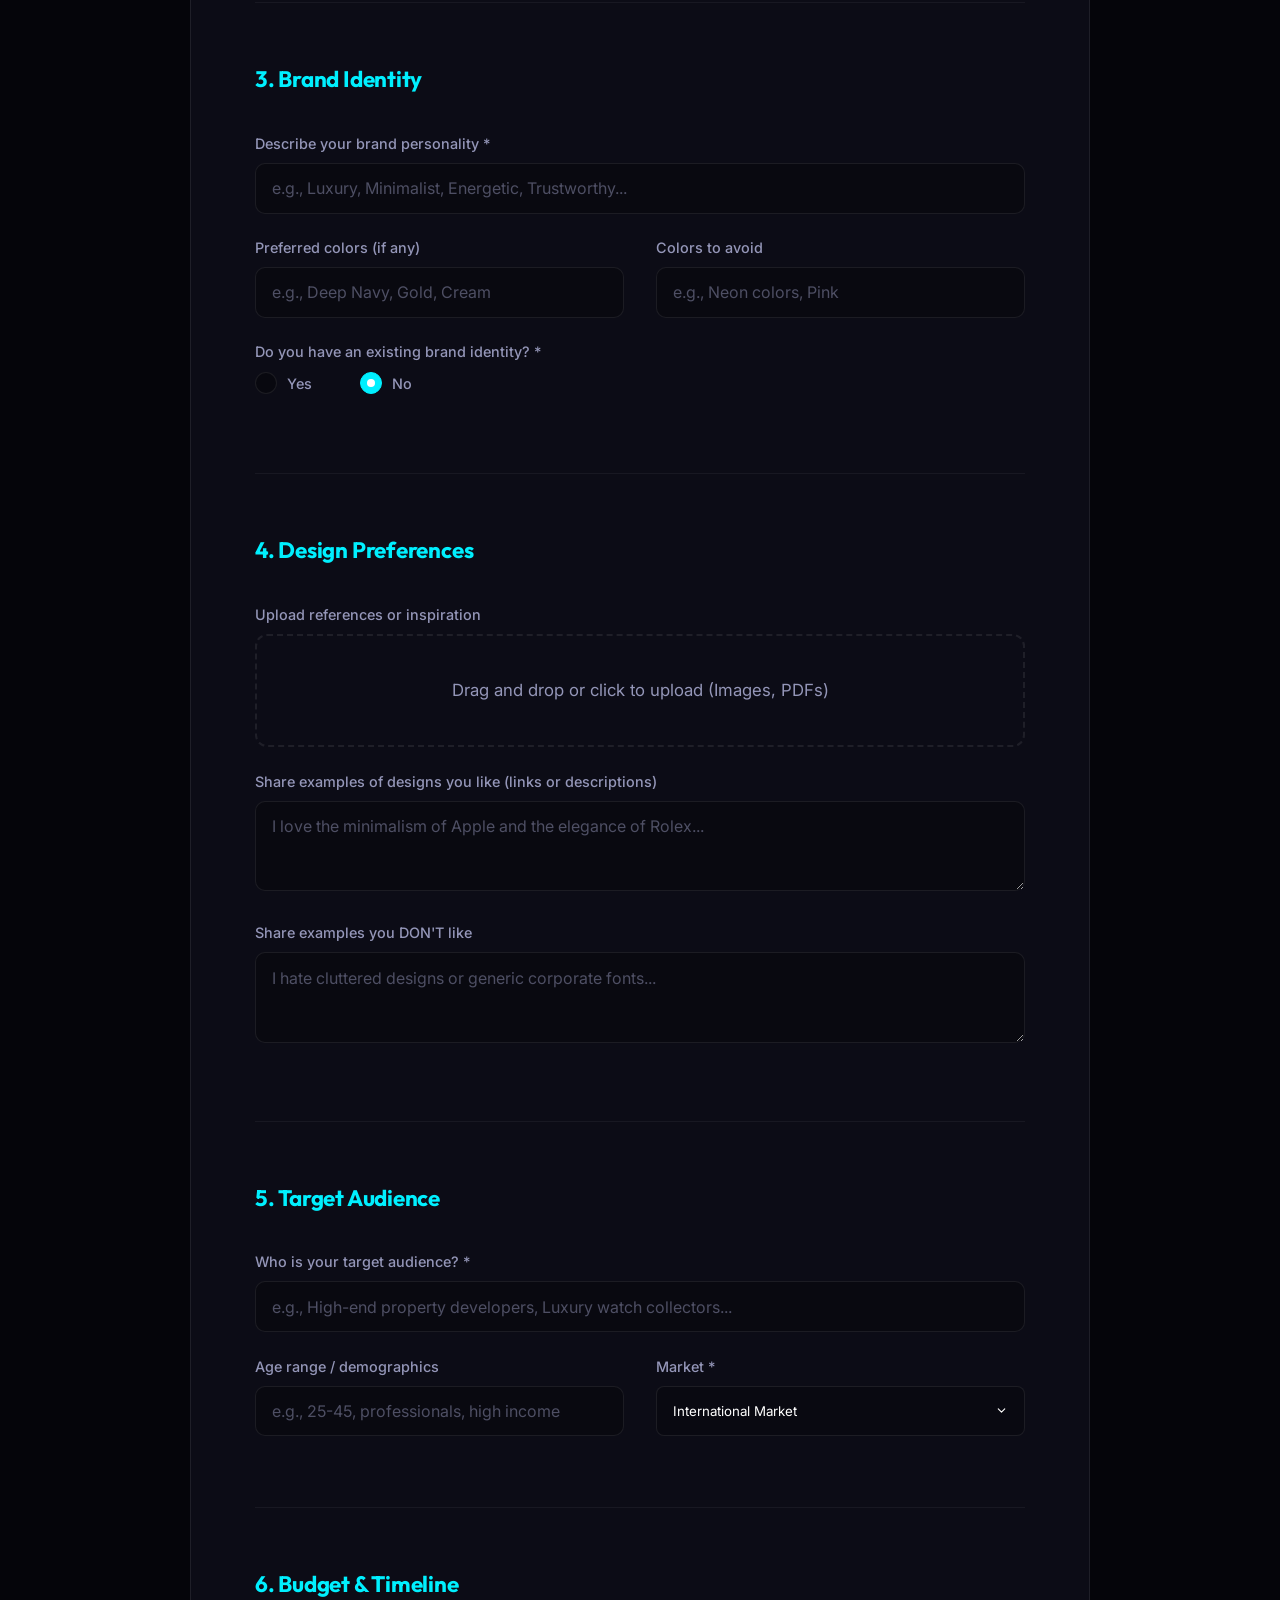
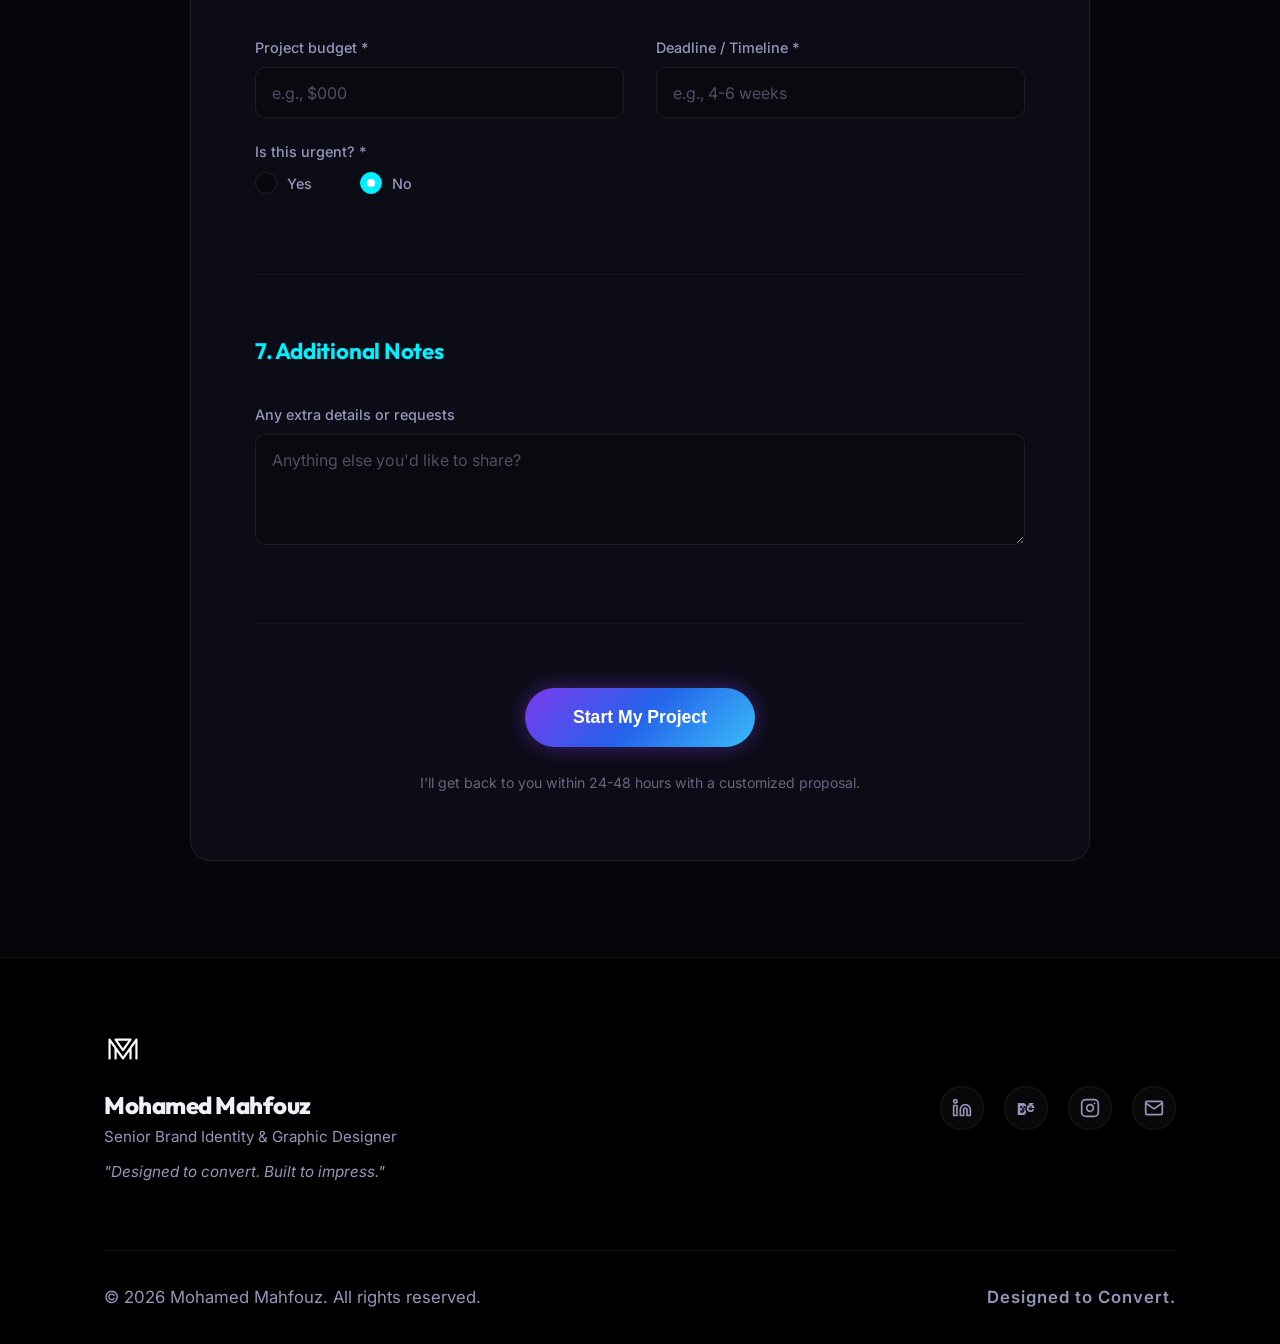
<file: questionnaire.html>
<!DOCTYPE html>
<html lang="en">

<head>
    <meta charset="UTF-8">
    <meta name="viewport" content="width=device-width, initial-scale=1.0">
    <title>Client Questionnaire | Mahfouz | Brand Identity Designer</title>
    <meta name="description"
        content="Start your project with Mahfouz. Fill out our detailed questionnaire to help us understand your brand and design needs.">
    <link rel="icon" type="image/png" href="assets/img/Favicon.png">
    <link rel="preconnect" href="https://fonts.googleapis.com">
    <link rel="preconnect" href="https://fonts.gstatic.com" crossorigin>
    <link
        href="https://fonts.googleapis.com/css2?family=Inter:wght@400;500;600&family=Outfit:wght@400;600;800&display=swap"
        rel="stylesheet">
    <link rel="stylesheet" href="styles.css">
</head>

<body>
    <div class="bg-elements">
        <div class="glow-orb purple-orb"></div>
        <div class="glow-orb blue-orb"></div>
    </div>

    <nav class="navbar" id="navbar">
        <div class="container nav-content">
            <a href="index.html" class="logo">
                <img src="assets/img/logo.svg" alt="Mahfouz Logo" class="logo-img">
            </a>
            <ul class="nav-links" id="nav-links">
                <li><a href="index.html#work">Work</a></li>
                <li><a href="index.html#services">Services</a></li>
                <li><a href="index.html#about">About</a></li>
                <li><a href="index.html#contact" class="nav-cta">Contact</a></li>
            </ul>
            <button class="mobile-nav-toggle" id="mobile-toggle" aria-label="Toggle Navigation">
                <span>☰</span>
            </button>
        </div>
    </nav>

    <main>
        <header class="project-header">
            <div class="container fade-in-up">
                <span class="badge">Project Inquiry</span>
                <h1>Let's build your <span>dream brand</span>.</h1>
                <p>Fill out the questionnaire below to help me understand your vision and requirements better.</p>
            </div>
        </header>

        <section class="questionnaire-section reveal">
            <div class="container" id="questionnaire-container">

                <!-- ✅ Netlify Form -->
                <form name="questionnaire" method="POST" data-netlify="true" enctype="multipart/form-data"
                    class="questionnaire-form glass-card" id="questionnaire-form">

                    <!-- مهم -->
                    <input type="hidden" name="form-name" value="questionnaire" />

                    <!-- 1. Basic Information -->
                    <div class="form-section">
                        <h3 class="section-title">1. Basic Information</h3>
                        <div class="form-grid">
                            <div class="form-group">
                                <label for="full-name">Full Name *</label>
                                <input type="text" id="full-name" name="name" required placeholder="Ahmed Mohamed">
                            </div>
                            <div class="form-group">
                                <label for="email">Email Address *</label>
                                <input type="email" id="email" name="email" required placeholder="name@example.com">
                            </div>
                            <div class="form-group">
                                <label for="brand-name">Company / Brand Name *</label>
                                <input type="text" id="brand-name" name="brand_name" required
                                    placeholder="Your Brand Ltd.">
                            </div>
                            <div class="form-group">
                                <label for="website">Website or Social Media (Optional)</label>
                                <input type="url" id="website" name="website" placeholder="https://example.com">
                            </div>
                        </div>
                    </div>

                    <!-- 2. Project Details -->
                    <div class="form-section">
                        <h3 class="section-title">2. Project Details</h3>
                        <div class="form-group">
                            <label>What type of design do you need? *</label>
                            <div class="checkbox-group">
                                <label class="checkbox-container">Logo Design
                                    <input type="checkbox" name="services[]" value="logo">
                                    <span class="checkmark"></span>
                                </label>
                                <label class="checkbox-container">Full Brand Identity
                                    <input type="checkbox" name="services[]" value="branding" checked>
                                    <span class="checkmark"></span>
                                </label>
                                <label class="checkbox-container">Social Media Design
                                    <input type="checkbox" name="services[]" value="social">
                                    <span class="checkmark"></span>
                                </label>
                                <label class="checkbox-container">Print/Packaging
                                    <input type="checkbox" name="services[]" value="print">
                                    <span class="checkmark"></span>
                                </label>
                            </div>
                        </div>
                        <div class="form-group">
                            <label for="description">Brief description of your project *</label>
                            <textarea id="description" name="project_description" rows="4" required
                                placeholder="Tell me about your business and what you're looking for..."></textarea>
                        </div>
                        <div class="form-group">
                            <label for="goal">What is the goal of the project? *</label>
                            <textarea id="goal" name="project_goal" rows="3" required
                                placeholder="e.g., Launching a new product, rebranding for premium market..."></textarea>
                        </div>
                    </div>

                    <!-- 3. Brand Identity -->
                    <div class="form-section">
                        <h3 class="section-title">3. Brand Identity</h3>
                        <div class="form-group">
                            <label for="personality">Describe your brand personality *</label>
                            <input type="text" id="personality" name="brand_personality" required
                                placeholder="e.g., Luxury, Minimalist, Energetic, Trustworthy...">
                        </div>
                        <div class="form-grid">
                            <div class="form-group">
                                <label for="colors-like">Preferred colors (if any)</label>
                                <input type="text" id="colors-like" name="colors_pref"
                                    placeholder="e.g., Deep Navy, Gold, Cream">
                            </div>
                            <div class="form-group">
                                <label for="colors-dislike">Colors to avoid</label>
                                <input type="text" id="colors-dislike" name="colors_dislike"
                                    placeholder="e.g., Neon colors, Pink">
                            </div>
                        </div>
                        <div class="form-group">
                            <label>Do you have an existing brand identity? *</label>
                            <div class="radio-group">
                                <label class="radio-container">Yes
                                    <input type="radio" name="existing_id" value="yes">
                                    <span class="radio-mark"></span>
                                </label>
                                <label class="radio-container">No
                                    <input type="radio" name="existing_id" value="no" checked>
                                    <span class="radio-mark"></span>
                                </label>
                            </div>
                        </div>
                    </div>

                    <!-- 4. Design Preferences -->
                    <div class="form-section">
                        <h3 class="section-title">4. Design Preferences</h3>
                        <div class="form-group">
                            <label for="references">Upload references or inspiration</label>
                            <div class="file-upload">
                                <input type="file" id="references" name="reference_file">
                                <p>Drag and drop or click to upload (Images, PDFs)</p>
                            </div>
                        </div>
                        <div class="form-group">
                            <label for="likes">Share examples of designs you like (links or descriptions)</label>
                            <textarea id="likes" name="design_likes" rows="3"
                                placeholder="I love the minimalism of Apple and the elegance of Rolex..."></textarea>
                        </div>
                        <div class="form-group">
                            <label for="dislikes">Share examples you DON'T like</label>
                            <textarea id="dislikes" name="design_dislikes" rows="3"
                                placeholder="I hate cluttered designs or generic corporate fonts..."></textarea>
                        </div>
                    </div>

                    <!-- 5. Target Audience -->
                    <div class="form-section">
                        <h3 class="section-title">5. Target Audience</h3>
                        <div class="form-group">
                            <label for="audience">Who is your target audience? *</label>
                            <input type="text" id="audience" name="target_audience" required
                                placeholder="e.g., High-end property developers, Luxury watch collectors...">
                        </div>
                        <div class="form-grid">
                            <div class="form-group">
                                <label for="demographics">Age range / demographics</label>
                                <input type="text" id="demographics" name="demographics"
                                    placeholder="e.g., 25-45, professionals, high income">
                            </div>
                            <div class="form-group">
                                <label for="market">Market *</label>
                                <select id="market" name="market_scope" required>
                                    <option value="local">Local Market</option>
                                    <option value="international" selected>International Market</option>
                                    <option value="global">Global Presence</option>
                                </select>
                            </div>
                        </div>
                    </div>

                    <!-- 6. Budget & Timeline -->
                    <div class="form-section">
                        <h3 class="section-title">6. Budget & Timeline</h3>
                        <div class="form-grid">
                            <div class="form-group">
                                <label for="budget">Project budget *</label>
                                <input type="text" id="budget" name="budget" required placeholder="e.g., $000">
                            </div>
                            <div class="form-group">
                                <label for="deadline">Deadline / Timeline *</label>
                                <input type="text" id="deadline" name="timeline" required placeholder="e.g., 4-6 weeks">
                            </div>
                        </div>
                        <div class="form-group">
                            <label>Is this urgent? *</label>
                            <div class="radio-group">
                                <label class="radio-container">Yes
                                    <input type="radio" name="urgent" value="yes">
                                    <span class="radio-mark"></span>
                                </label>
                                <label class="radio-container">No
                                    <input type="radio" name="urgent" value="no" checked>
                                    <span class="radio-mark"></span>
                                </label>
                            </div>
                        </div>
                    </div>

                    <!-- 7. Additional Notes -->
                    <div class="form-section">
                        <h3 class="section-title">7. Additional Notes</h3>
                        <div class="form-group">
                            <label for="extra">Any extra details or requests</label>
                            <textarea id="extra" name="additional_notes" rows="4"
                                placeholder="Anything else you'd like to share?"></textarea>
                        </div>
                    </div>

                    <div class="submit-container">
                        <button type="submit" class="btn btn-primary btn-glow btn-large">Start My Project</button>
                        <p class="form-note">I'll get back to you within 24-48 hours with a customized proposal.</p>
                    </div>

                </form>

                <div id="form-success" class="glass-card success-message"
                    style="display: none; text-align: center; padding: 5rem 2rem;">
                    <div class="success-icon" style="font-size: 4rem; color: var(--accent-blue); margin-bottom: 2rem;">✓
                    </div>
                    <h2 style="font-size: 2.5rem; margin-bottom: 1rem;">Thank You!</h2>
                    <p
                        style="font-size: 1.125rem; color: var(--text-secondary); max-width: 600px; margin: 0 auto 3rem auto;">
                        Your questionnaire has been submitted successfully. I'll review your details and get back to you
                        within 24-48 hours.</p>
                    <a href="index.html" class="btn btn-primary btn-glow">Back to Home</a>
                </div>

            </div>
        </section>
    </main>

    <footer class="footer">
        <div class="container footer-content">
            <div class="footer-brand fade-in-up">
                <img src="assets/img/logo.svg" alt="Mahfouz Logo" class="logo-img" style="margin-bottom: 1.5rem;">
                <h2>Mohamed Mahfouz</h2>
                <p>Senior Brand Identity & Graphic Designer</p>
                <p style="color: var(--text-secondary); margin-top: 0.5rem; font-style: italic;">"Designed to convert.
                    Built to impress."</p>
            </div>
            <div class="footer-links fade-in-up delay-1">
                <a href="https://www.linkedin.com/company/mahfouzdzn/" target="_blank" class="social-link" title="LinkedIn">
                    <svg xmlns="http://www.w3.org/2000/svg" viewBox="0 0 24 24" fill="none" stroke="currentColor" stroke-width="2" stroke-linecap="round" stroke-linejoin="round"><path d="M16 8a6 6 0 0 1 6 6v7h-4v-7a2 2 0 0 0-2-2 2 2 0 0 0-2 2v7h-4v-7a6 6 0 0 1 6-6z"></path><rect x="2" y="9" width="4" height="12"></rect><circle cx="4" cy="4" r="2"></circle></svg>
                </a>
                <a href="https://www.behance.net/GeoMa7fouz" target="_blank" class="social-link" title="Behance">
                    <svg xmlns="http://www.w3.org/2000/svg" viewBox="0 0 24 24" fill="currentColor"><path d="M8.228 15.01h2.261c.444 0 .806-.362.806-.806v-3.714c0-.444-.362-.806-.806-.806H8.228a.806.806 0 0 0-.806.806v3.714c0 .444.362.806.806.806zm1.065-3.085h1.196v2.24H9.293v-2.24zm11.472 0h-5.46v.39c0 1.48.975 2.275 2.34 2.275 1.04 0 1.82-.455 2.015-1.17h2.21c-.26 2.015-1.95 3.51-4.29 3.51-3.25 0-4.68-2.34-4.68-4.68s1.69-4.81 4.615-4.81c3.055 0 4.68 2.34 4.68 4.485h-1.43zm-3.185-1.885c-.975 0-1.69.585-1.885 1.43h3.77c-.13-.845-.845-1.43-1.885-1.43zM2.08 6.045H8.29a3.81 3.81 0 0 1 3.12 1.56 3.483 3.483 0 0 1-1.625 5.395 3.9 3.9 0 0 1 2.34 3.705c0 2.21-1.625 3.835-4.225 3.835H2.08V6.045zm3.12 6.11h2.6c.91 0 1.495-.455 1.495-1.235s-.585-1.235-1.495-1.235h-2.6v2.47zm0 5.46h2.86c.975 0 1.625-.52 1.625-1.43s-.65-1.43-1.625-1.43h-2.86v2.86zM15.47 6.045h5.46v1.365h-5.46V6.045z"/></svg>
                </a>
                <a href="https://www.instagram.com/ma7fouzdzn/" target="_blank" class="social-link" title="Instagram">
                    <svg xmlns="http://www.w3.org/2000/svg" viewBox="0 0 24 24" fill="none" stroke="currentColor" stroke-width="2" stroke-linecap="round" stroke-linejoin="round"><rect x="2" y="2" width="20" height="20" rx="5" ry="5"></rect><path d="M16 11.37A4 4 0 1 1 12.63 8 4 4 0 0 1 16 11.37z"></path><line x1="17.5" y1="6.5" x2="17.51" y2="6.5"></line></svg>
                </a>
                <a href="mailto:info@mahfouzdzn.online" class="social-link" title="Email">
                    <svg xmlns="http://www.w3.org/2000/svg" viewBox="0 0 24 24" fill="none" stroke="currentColor" stroke-width="2" stroke-linecap="round" stroke-linejoin="round"><path d="M4 4h16c1.1 0 2 .9 2 2v12c0 1.1-.9 2-2 2H4c-1.1 0-2-.9-2-2V6c0-1.1.9-2 2-2z"></path><polyline points="22,6 12,13 2,6"></polyline></svg>
                </a>
            </div>
        </div>
        <div class="container fade-in-up delay-2">
            <div class="footer-bottom">
                <p>&copy; 2026 Mohamed Mahfouz. All rights reserved.</p>
                <p class="built-with">Designed to Convert.</p>
            </div>
        </div>
    </footer>



    <script src="script.js"></script>
</body>

</html>
</file>
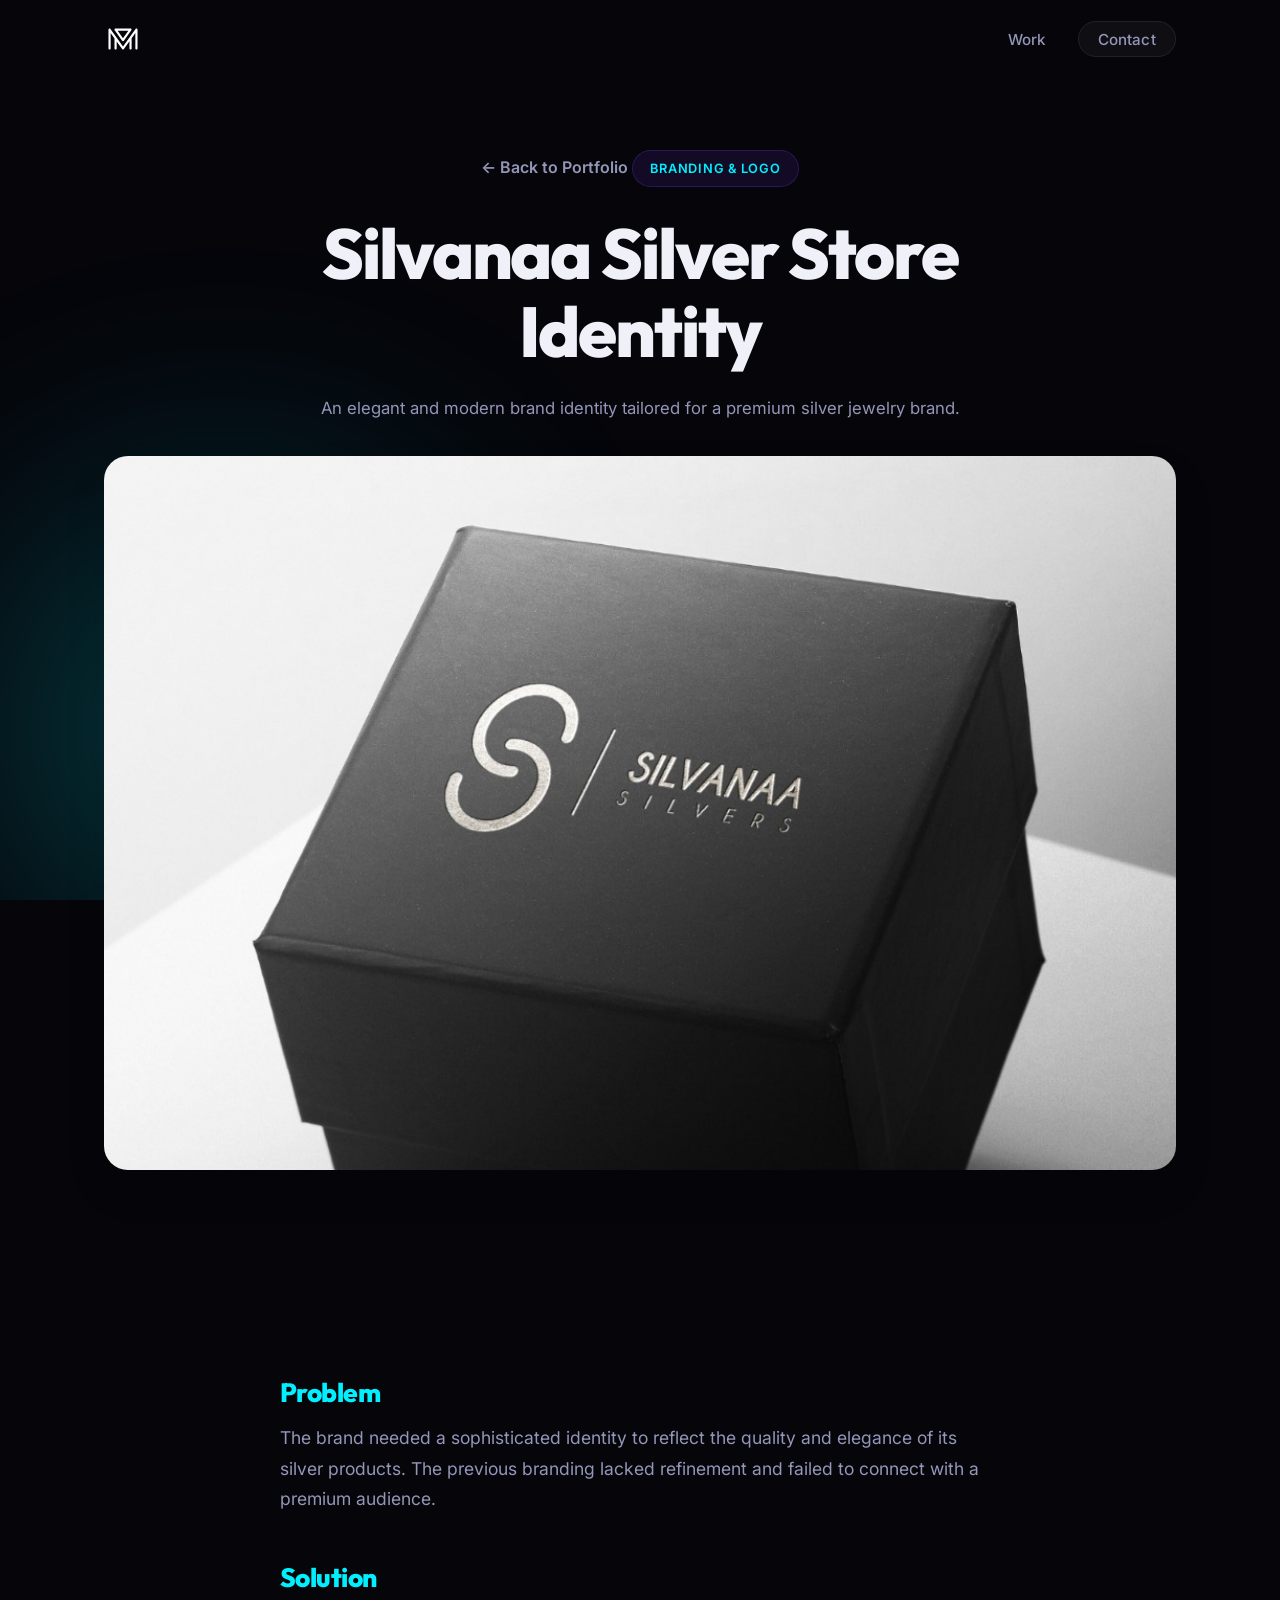
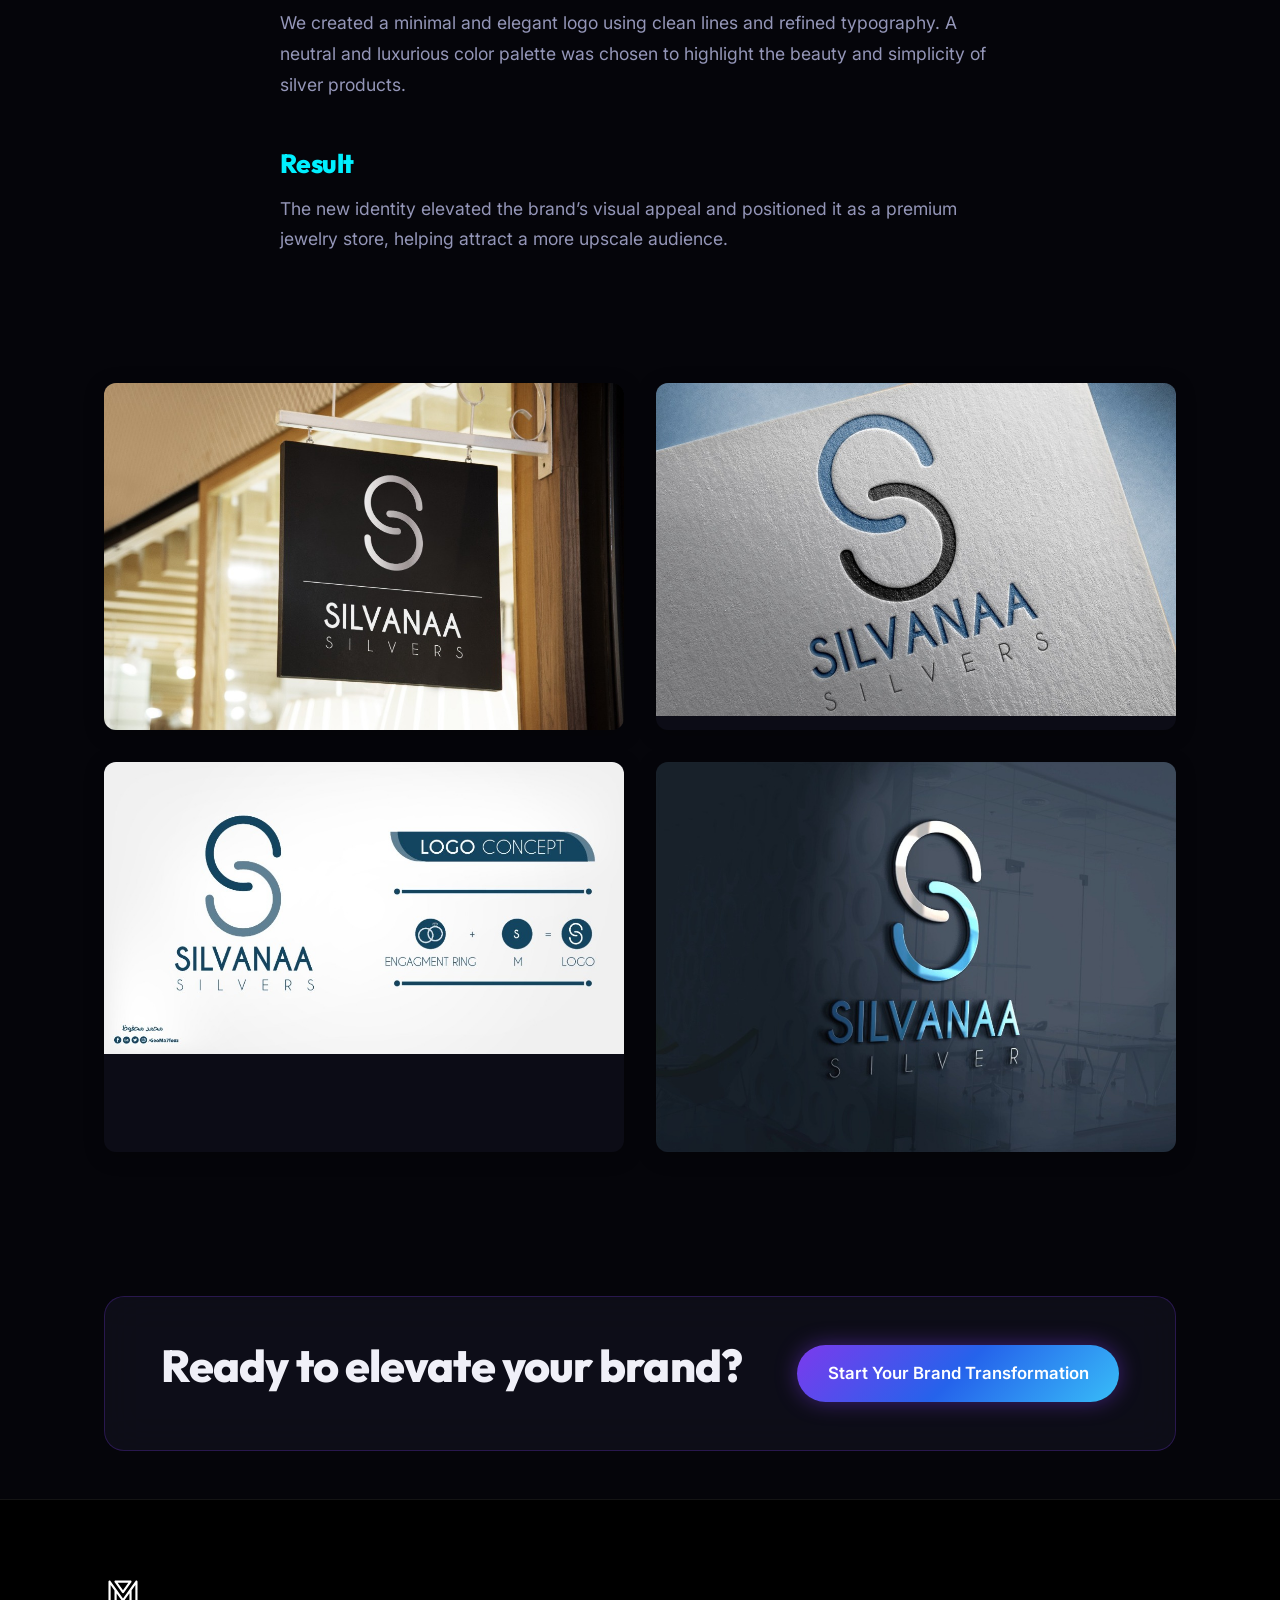
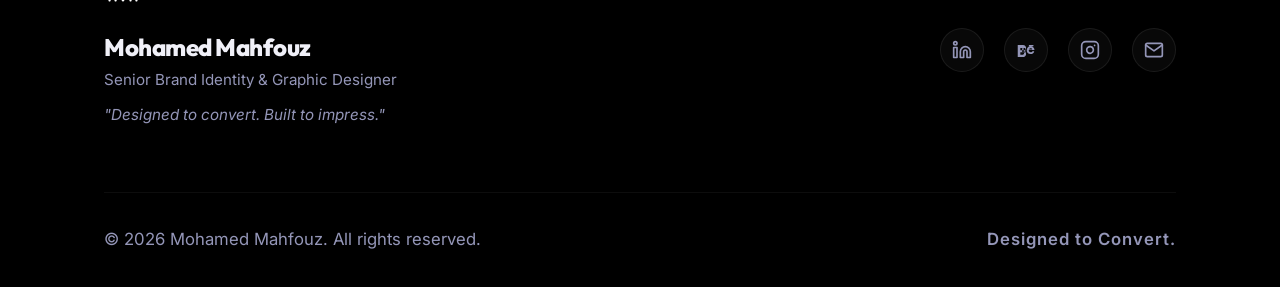
<file: silvanaa-silver-store.html>
<!DOCTYPE html>
<html lang="en">

<head>
    <meta charset="UTF-8">
    <meta name="viewport" content="width=device-width, initial-scale=1.0">
    <title>Silvanaa Silver Store Identity | Mahfouz</title>
    <meta name="description"
        content="An elegant and modern brand identity tailored for a premium silver jewelry brand.">
    <link rel="icon" type="image/png" href="assets/img/Favicon.png">
    <link
        href="https://fonts.googleapis.com/css2?family=Inter:wght@400;500;600&family=Outfit:wght@400;600;800&display=swap"
        rel="stylesheet">
    <link rel="stylesheet" href="styles.css">
</head>

<body>
    <div class="bg-elements">
        <div class="glow-orb blue-orb"></div>
    </div>

    <nav class="navbar" id="navbar">
        <div class="container nav-content">
            <a href="index.html" class="logo">
                <img src="assets/img/logo.svg" alt="Mahfouz Logo" class="logo-img">
            </a>
            <ul class="nav-links" id="nav-links">
                <li><a href="index.html#work">Work</a></li>
                <li><a href="index.html#contact" class="nav-cta">Contact</a></li>
            </ul>
            <button class="mobile-nav-toggle" id="mobile-toggle" aria-label="Toggle Navigation">
                <span>☰</span>
            </button>
        </div>
    </nav>

    <main>
        <section class="project-header">
            <div class="container fade-in-up">
                <a href="index.html#work" class="back-link">← Back to Portfolio</a>
                <span class="badge">Branding & Logo</span>
                <h1>Silvanaa Silver Store Identity</h1>
                <p>An elegant and modern brand identity tailored for a premium silver jewelry brand.</p>
            </div>
        </section>

        <div class="container">
            <img src="assets/img/portfolio/silvanaa/gallery-2.jpg" alt="Silvanaa Silver Store Hero"
                class="project-hero-img fade-in-up delay-1"
                style="width: 100%; height: auto; border-radius: 24px; box-shadow: 0 20px 40px rgba(0,0,0,0.1); display: block;">
        </div>

        <section class="case-study-content reveal">
            <div class="container">
                <h2>Problem</h2>
                <p>The brand needed a sophisticated identity to reflect the quality and elegance of its silver products.
                    The previous branding lacked refinement and failed to connect with a premium audience.</p>

                <h2>Solution</h2>
                <p>We created a minimal and elegant logo using clean lines and refined typography. A neutral and
                    luxurious color palette was chosen to highlight the beauty and simplicity of silver products.</p>

                <h2>Result</h2>
                <p>The new identity elevated the brand’s visual appeal and positioned it as a premium jewelry store,
                    helping attract a more upscale audience.</p>
            </div>
        </section>

        <section class="project-gallery reveal">
            <div class="container">
                <div class="gallery-grid">
                    <div class="gallery-img-container">
                        <img src="assets/img/portfolio/silvanaa/gallery-1.jpg" alt="Logo Concept and Construction"
                            class="gallery-img">
                    </div>
                    <div class="gallery-img-container">
                        <img src="assets/img/portfolio/silvanaa/hero.jpg" alt="Premium Black Packaging Box"
                            class="gallery-img">
                    </div>
                    <div class="gallery-img-container">
                        <img src="assets/img/portfolio/silvanaa/gallery-3.jpg" alt="Store Hanging Signage mock"
                            class="gallery-img">
                    </div>
                    <div class="gallery-img-container">
                        <img src="assets/img/portfolio/silvanaa/gallery-4.jpg" alt="Letterpress Paper Indentation Logo"
                            class="gallery-img">
                    </div>
                </div>
            </div>
        </section>

        <section class="cta-banner reveal">
            <div class="container">
                <div class="cta-banner-content glass-card hover-glow">
                    <h2>Ready to elevate your brand?</h2>
                    <a href="questionnaire.html" class="btn btn-primary btn-glow">Start Your Brand Transformation</a>
                </div>
            </div>
        </section>
    </main>

    <footer class="footer">
        <div class="container footer-content">
            <div class="footer-brand fade-in-up">
                <img src="assets/img/logo.svg" alt="Mahfouz Logo" class="logo-img" style="margin-bottom: 1.5rem;">
                <h2>Mohamed Mahfouz</h2>
                <p>Senior Brand Identity & Graphic Designer</p>
                <p style="color: var(--text-secondary); margin-top: 0.5rem; font-style: italic;">"Designed to convert.
                    Built to impress."</p>
            </div>
            <div class="footer-links fade-in-up delay-1">
                <a href="https://www.linkedin.com/company/mahfouzdzn/" target="_blank" class="social-link" title="LinkedIn">
                    <svg xmlns="http://www.w3.org/2000/svg" viewBox="0 0 24 24" fill="none" stroke="currentColor" stroke-width="2" stroke-linecap="round" stroke-linejoin="round"><path d="M16 8a6 6 0 0 1 6 6v7h-4v-7a2 2 0 0 0-2-2 2 2 0 0 0-2 2v7h-4v-7a6 6 0 0 1 6-6z"></path><rect x="2" y="9" width="4" height="12"></rect><circle cx="4" cy="4" r="2"></circle></svg>
                </a>
                <a href="https://www.behance.net/GeoMa7fouz" target="_blank" class="social-link" title="Behance">
                    <svg xmlns="http://www.w3.org/2000/svg" viewBox="0 0 24 24" fill="currentColor"><path d="M8.228 15.01h2.261c.444 0 .806-.362.806-.806v-3.714c0-.444-.362-.806-.806-.806H8.228a.806.806 0 0 0-.806.806v3.714c0 .444.362.806.806.806zm1.065-3.085h1.196v2.24H9.293v-2.24zm11.472 0h-5.46v.39c0 1.48.975 2.275 2.34 2.275 1.04 0 1.82-.455 2.015-1.17h2.21c-.26 2.015-1.95 3.51-4.29 3.51-3.25 0-4.68-2.34-4.68-4.68s1.69-4.81 4.615-4.81c3.055 0 4.68 2.34 4.68 4.485h-1.43zm-3.185-1.885c-.975 0-1.69.585-1.885 1.43h3.77c-.13-.845-.845-1.43-1.885-1.43zM2.08 6.045H8.29a3.81 3.81 0 0 1 3.12 1.56 3.483 3.483 0 0 1-1.625 5.395 3.9 3.9 0 0 1 2.34 3.705c0 2.21-1.625 3.835-4.225 3.835H2.08V6.045zm3.12 6.11h2.6c.91 0 1.495-.455 1.495-1.235s-.585-1.235-1.495-1.235h-2.6v2.47zm0 5.46h2.86c.975 0 1.625-.52 1.625-1.43s-.65-1.43-1.625-1.43h-2.86v2.86zM15.47 6.045h5.46v1.365h-5.46V6.045z"/></svg>
                </a>
                <a href="https://www.instagram.com/ma7fouzdzn/" target="_blank" class="social-link" title="Instagram">
                    <svg xmlns="http://www.w3.org/2000/svg" viewBox="0 0 24 24" fill="none" stroke="currentColor" stroke-width="2" stroke-linecap="round" stroke-linejoin="round"><rect x="2" y="2" width="20" height="20" rx="5" ry="5"></rect><path d="M16 11.37A4 4 0 1 1 12.63 8 4 4 0 0 1 16 11.37z"></path><line x1="17.5" y1="6.5" x2="17.51" y2="6.5"></line></svg>
                </a>
                <a href="mailto:info@mahfouzdzn.online" class="social-link" title="Email">
                    <svg xmlns="http://www.w3.org/2000/svg" viewBox="0 0 24 24" fill="none" stroke="currentColor" stroke-width="2" stroke-linecap="round" stroke-linejoin="round"><path d="M4 4h16c1.1 0 2 .9 2 2v12c0 1.1-.9 2-2 2H4c-1.1 0-2-.9-2-2V6c0-1.1.9-2 2-2z"></path><polyline points="22,6 12,13 2,6"></polyline></svg>
                </a>
            </div>
        </div>
        <div class="container fade-in-up delay-2">
            <div class="footer-bottom">
                <p>&copy; 2026 Mohamed Mahfouz. All rights reserved.</p>
                <p class="built-with">Designed to Convert.</p>
            </div>
        </div>
    </footer>
    <script src="script.js"></script>
</body>

</html>
</file>
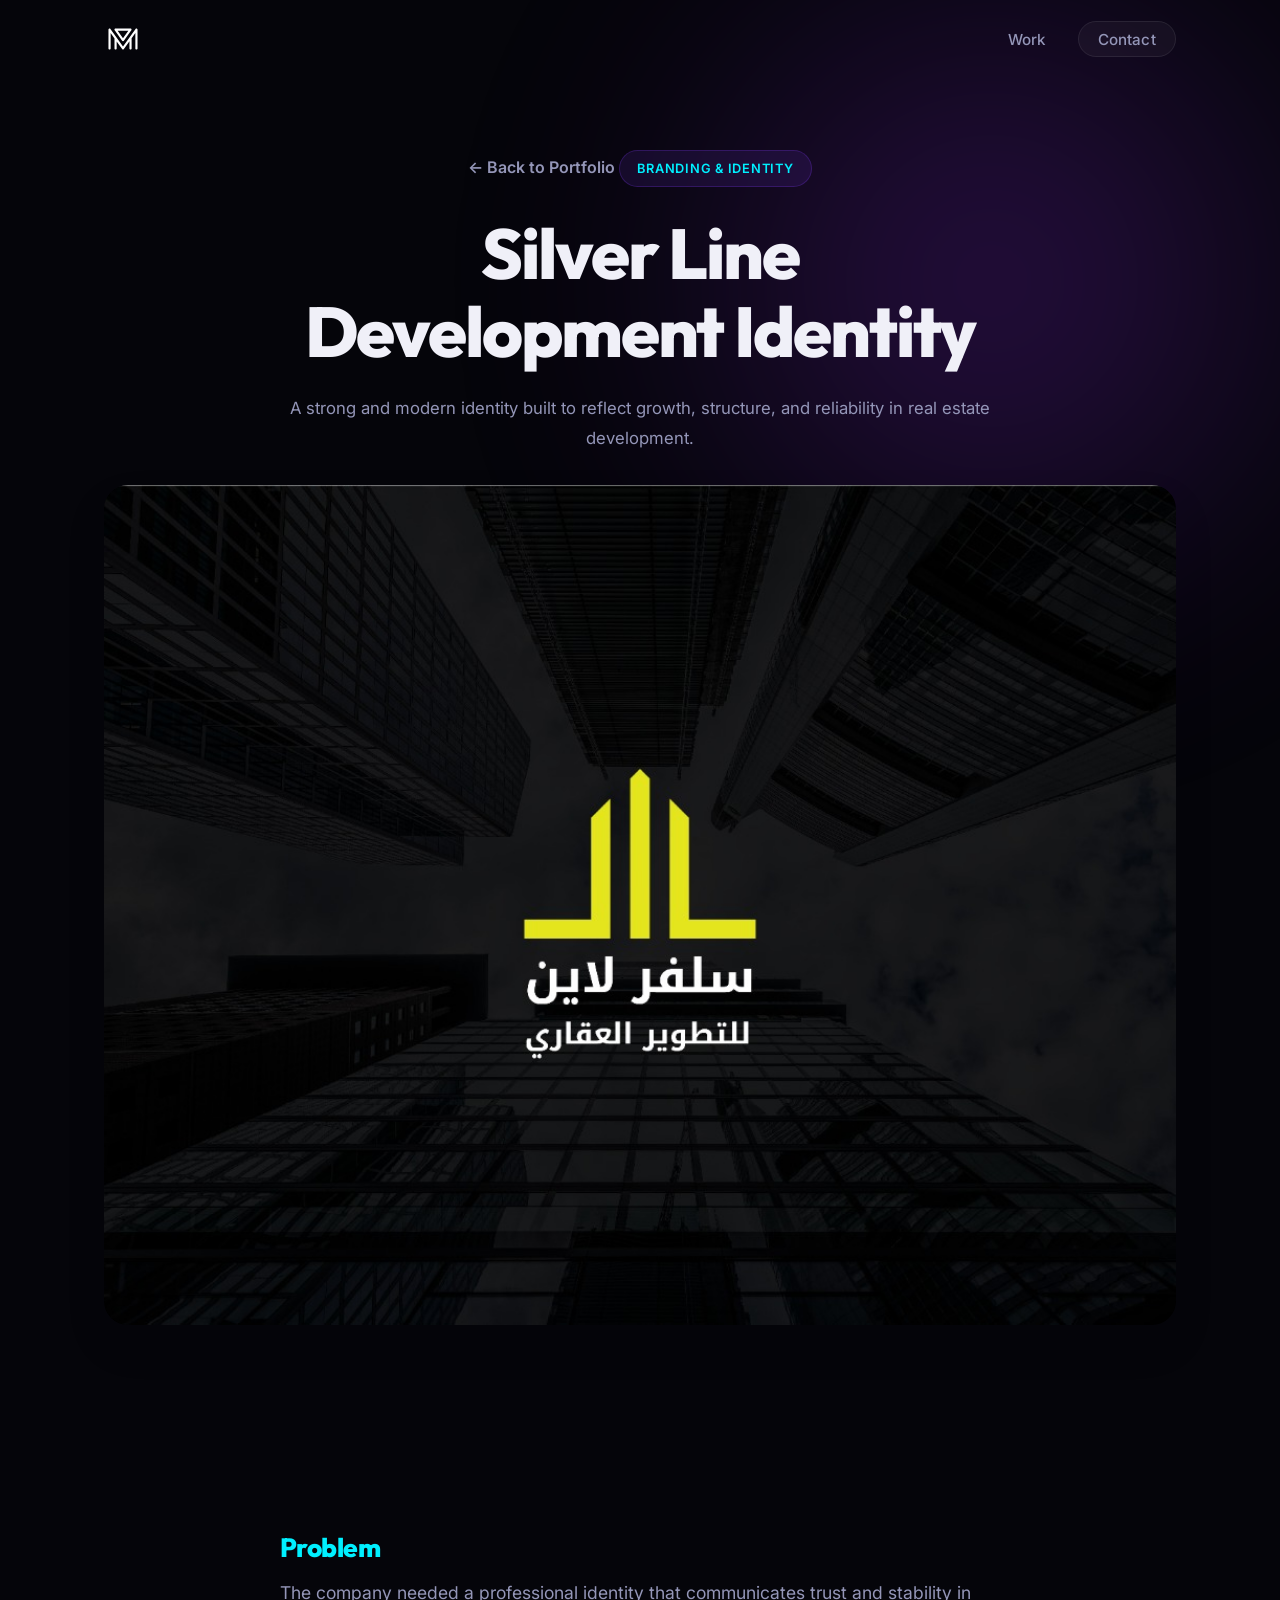
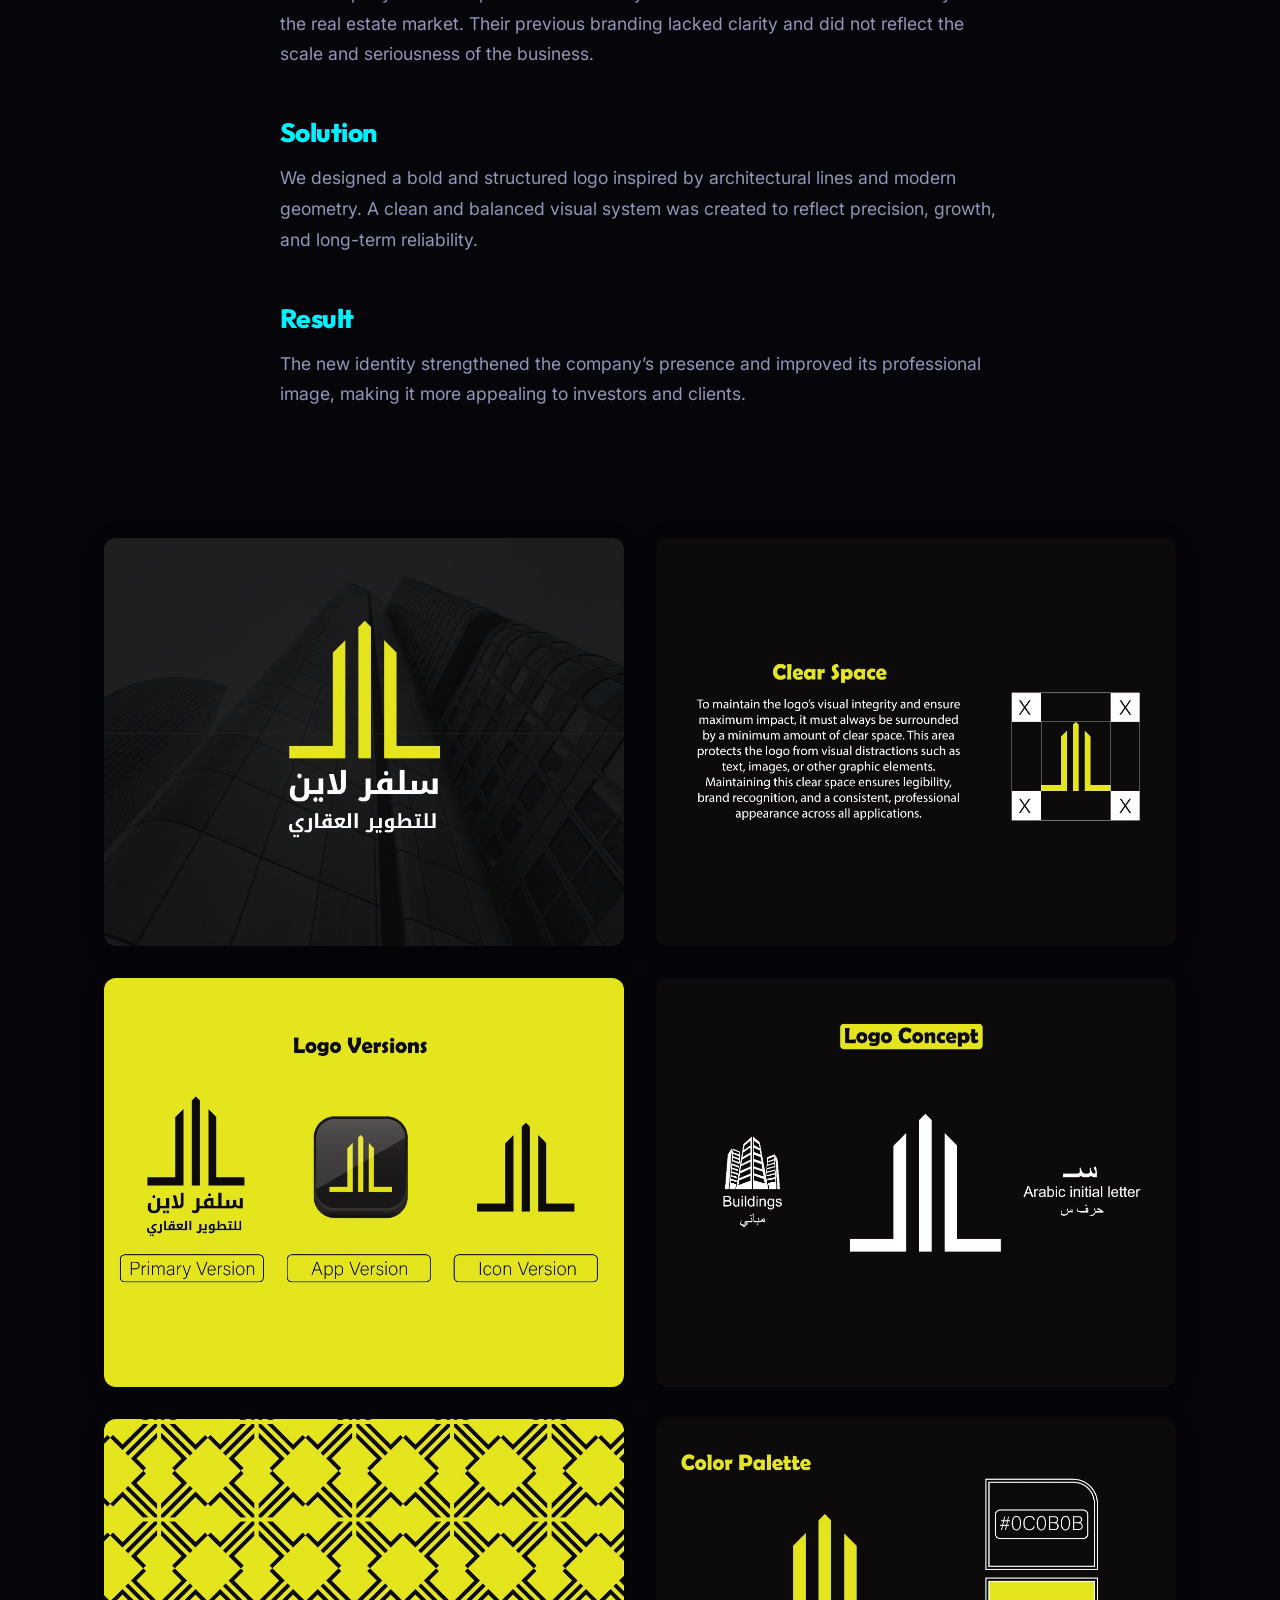
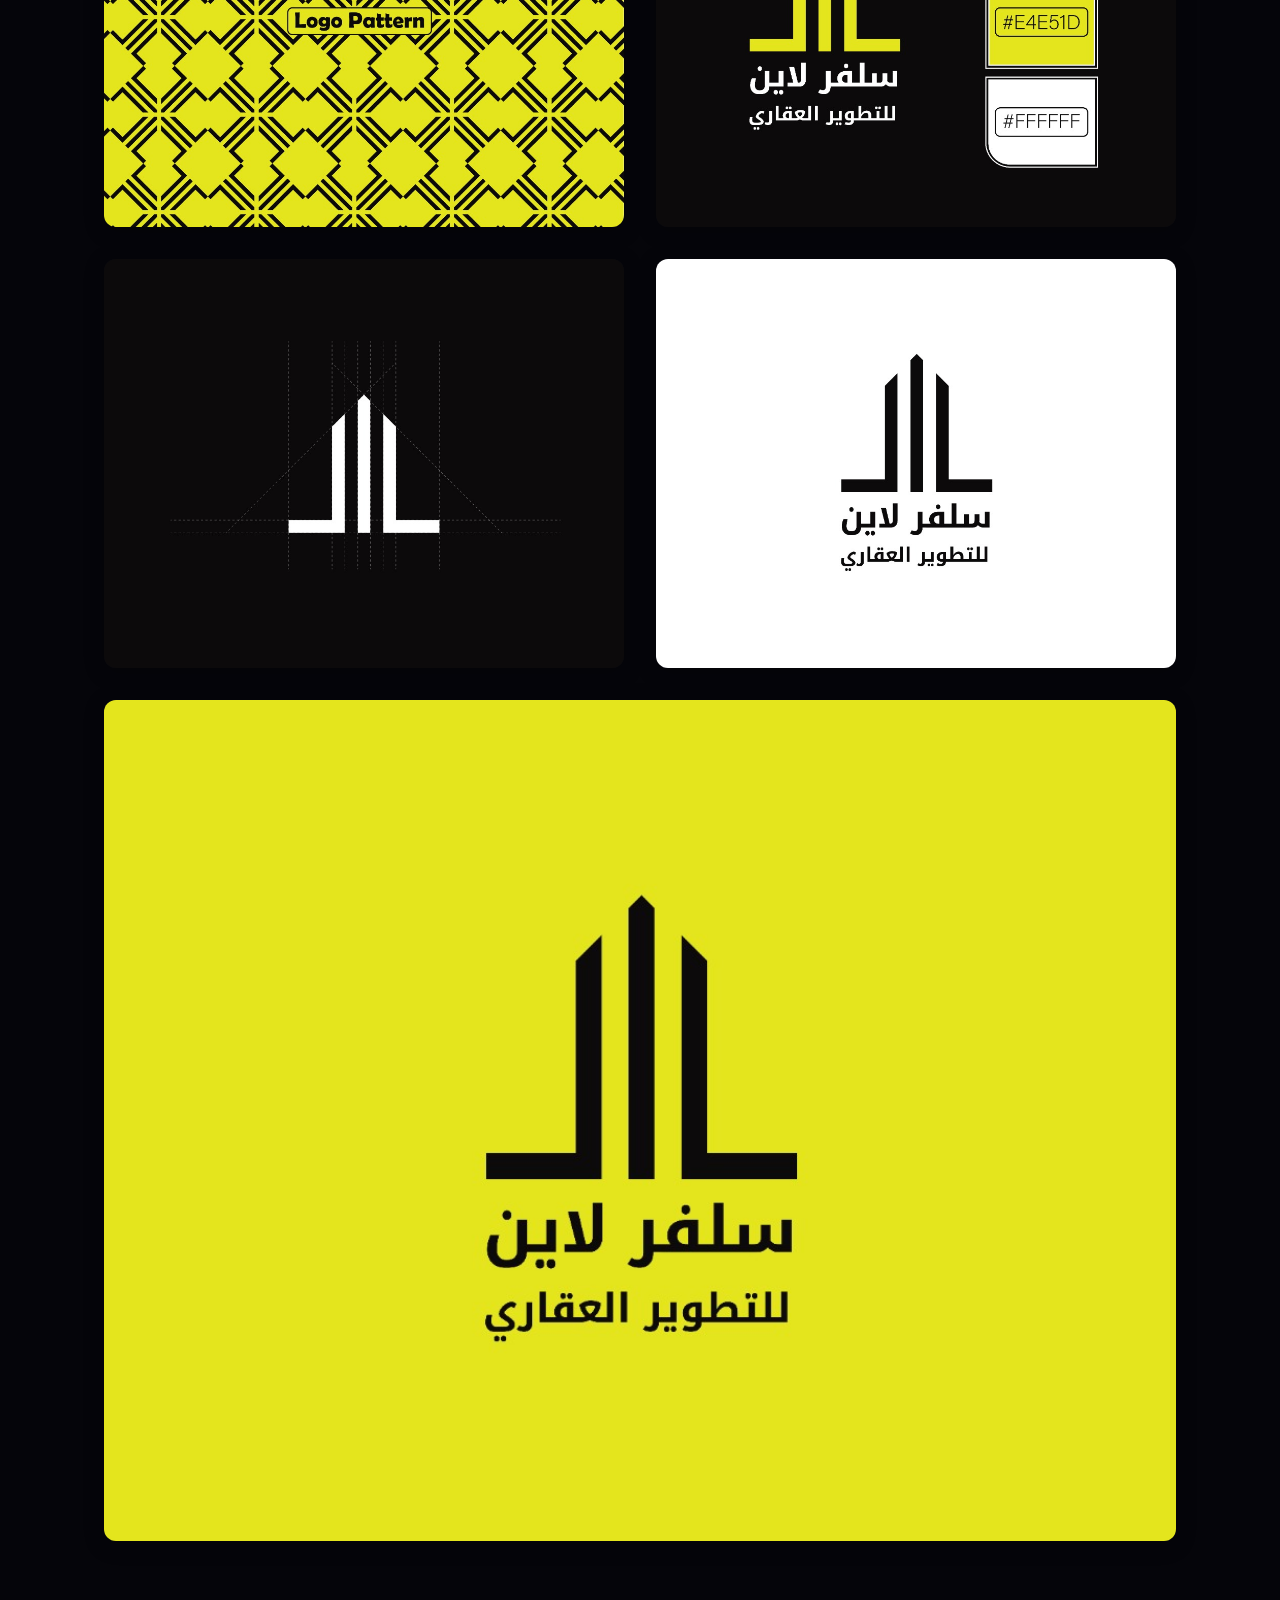
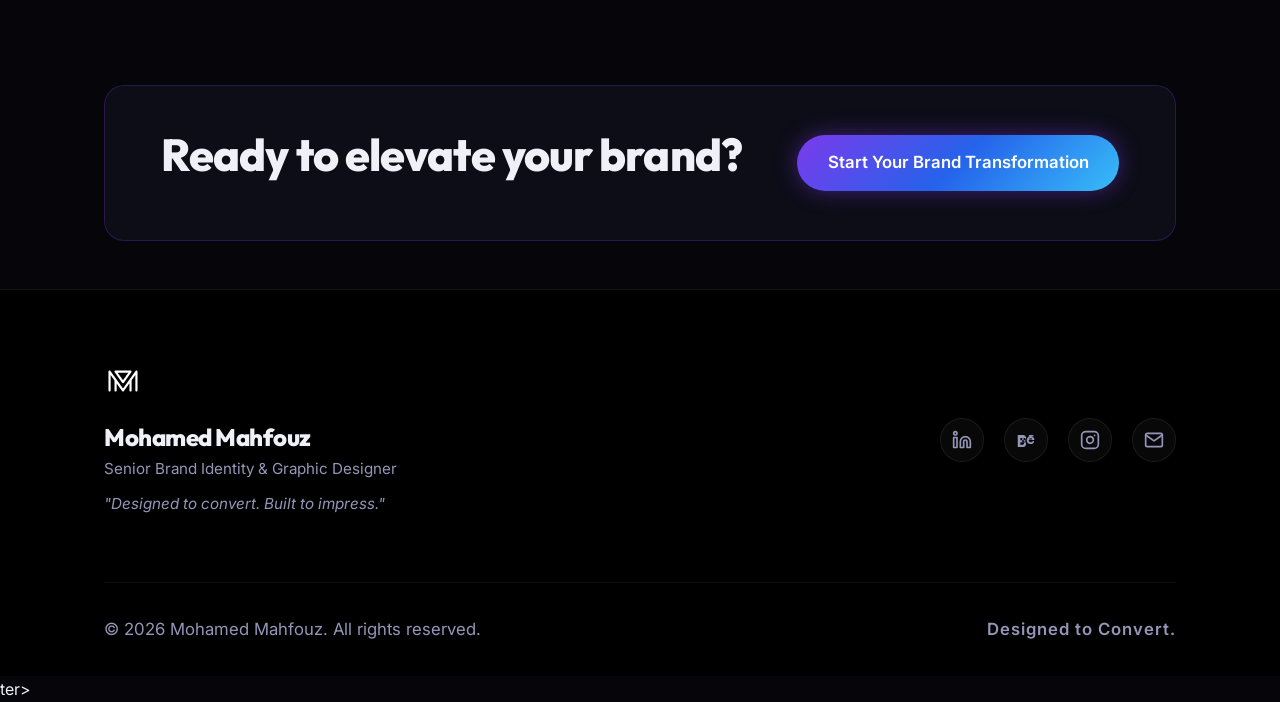
<file: silver-line-development.html>
<!DOCTYPE html>
<html lang="en">

<head>
    <meta charset="UTF-8">
    <meta name="viewport" content="width=device-width, initial-scale=1.0">
    <title>Silver Line Development Identity | Mahfouz</title>
    <meta name="description"
        content="A real estate development brand identity case study highlighting structure and growth.">
    <link rel="icon" type="image/png" href="assets/img/Favicon.png">
    <link
        href="https://fonts.googleapis.com/css2?family=Inter:wght@400;500;600&family=Outfit:wght@400;600;800&display=swap"
        rel="stylesheet">
    <link rel="stylesheet" href="styles.css">
</head>

<body>
    <div class="bg-elements">
        <div class="glow-orb purple-orb"></div>
    </div>

    <nav class="navbar" id="navbar">
        <div class="container nav-content">
            <a href="index.html" class="logo">
                <img src="assets/img/logo.svg" alt="Mahfouz Logo" class="logo-img">
            </a>
            <ul class="nav-links" id="nav-links">
                <li><a href="index.html#work">Work</a></li>
                <li><a href="index.html#contact" class="nav-cta">Contact</a></li>
            </ul>
            <button class="mobile-nav-toggle" id="mobile-toggle" aria-label="Toggle Navigation">
                <span>☰</span>
            </button>
        </div>
    </nav>

    <main>
        <section class="project-header">
            <div class="container fade-in-up">
                <a href="index.html#work" class="back-link">← Back to Portfolio</a>
                <span class="badge">Branding & Identity</span>
                <h1>Silver Line Development Identity</h1>
                <p>A strong and modern identity built to reflect growth, structure, and reliability in real estate
                    development.</p>
            </div>
        </section>

        <div class="container">
            <img src="assets/img/portfolio/silver-line/hero.jpg" alt="Silver Line Development Hero"
                class="project-hero-img fade-in-up delay-1"
                style="width: 100%; height: auto; border-radius: 24px; box-shadow: 0 20px 40px rgba(0,0,0,0.1); display: block;">
        </div>

        <section class="case-study-content reveal">
            <div class="container">
                <h2>Problem</h2>
                <p>The company needed a professional identity that communicates trust and stability in the real estate
                    market. Their previous branding lacked clarity and did not reflect the scale and seriousness of the
                    business.</p>

                <h2>Solution</h2>
                <p>We designed a bold and structured logo inspired by architectural lines and modern geometry. A clean
                    and balanced visual system was created to reflect precision, growth, and long-term reliability.</p>

                <h2>Result</h2>
                <p>The new identity strengthened the company’s presence and improved its professional image, making it
                    more appealing to investors and clients.</p>
            </div>
        </section>

        <section class="project-gallery reveal">
            <div class="container">
                <div class="gallery-grid">
                    <div class="gallery-img-container">
                        <img src="assets/img/portfolio/silver-line/gallery-1.jpg" alt="Building Mockup Context"
                            class="gallery-img">
                    </div>
                    <div class="gallery-img-container">
                        <img src="assets/img/portfolio/silver-line/gallery-2.jpg" alt="Logo Clear Space"
                            class="gallery-img">
                    </div>
                    <div class="gallery-img-container">
                        <img src="assets/img/portfolio/silver-line/gallery-3.jpg" alt="Logo Versions"
                            class="gallery-img">
                    </div>
                    <div class="gallery-img-container">
                        <img src="assets/img/portfolio/silver-line/gallery-4.jpg" alt="Logo Concept Inspiration"
                            class="gallery-img">
                    </div>
                    <div class="gallery-img-container">
                        <img src="assets/img/portfolio/silver-line/gallery-5.jpg" alt="Primary Logo Lockup"
                            class="gallery-img">
                    </div>
                    <div class="gallery-img-container">
                        <img src="assets/img/portfolio/silver-line/gallery-6.jpg" alt="Vertical Logo Lockup"
                            class="gallery-img">
                    </div>
                    <div class="gallery-img-container">
                        <img src="assets/img/portfolio/silver-line/gallery-7.jpg" alt="Logo Construction Grid"
                            class="gallery-img">
                    </div>
                    <div class="gallery-img-container">
                        <img src="assets/img/portfolio/silver-line/gallery-8.jpg" alt="Color Palette"
                            class="gallery-img">
                    </div>
                    <div class="gallery-img-container span-wide">
                        <img src="assets/img/portfolio/silver-line/gallery-9.jpg" alt="Brand Pattern"
                            class="gallery-img">
                    </div>
                </div>
            </div>
        </section>

        <section class="cta-banner reveal">
            <div class="container">
                <div class="cta-banner-content glass-card hover-glow">
                    <h2>Ready to elevate your brand?</h2>
                    <a href="questionnaire.html" class="btn btn-primary btn-glow">Start Your Brand Transformation</a>
                </div>
            </div>
        </section>
    </main>

    <footer class="footer">
        <div class="container footer-content">
            <div class="footer-brand fade-in-up">
                <img src="assets/img/logo.svg" alt="Mahfouz Logo" class="logo-img" style="margin-bottom: 1.5rem;">
                <h2>Mohamed Mahfouz</h2>
                <p>Senior Brand Identity & Graphic Designer</p>
                <p style="color: var(--text-secondary); margin-top: 0.5rem; font-style: italic;">"Designed to convert.
                    Built to impress."</p>
            </div>
            <div class="footer-links fade-in-up delay-1">
                <a href="https://www.linkedin.com/company/mahfouzdzn/" target="_blank" class="social-link" title="LinkedIn">
                    <svg xmlns="http://www.w3.org/2000/svg" viewBox="0 0 24 24" fill="none" stroke="currentColor" stroke-width="2" stroke-linecap="round" stroke-linejoin="round"><path d="M16 8a6 6 0 0 1 6 6v7h-4v-7a2 2 0 0 0-2-2 2 2 0 0 0-2 2v7h-4v-7a6 6 0 0 1 6-6z"></path><rect x="2" y="9" width="4" height="12"></rect><circle cx="4" cy="4" r="2"></circle></svg>
                </a>
                <a href="https://www.behance.net/GeoMa7fouz" target="_blank" class="social-link" title="Behance">
                    <svg xmlns="http://www.w3.org/2000/svg" viewBox="0 0 24 24" fill="currentColor"><path d="M8.228 15.01h2.261c.444 0 .806-.362.806-.806v-3.714c0-.444-.362-.806-.806-.806H8.228a.806.806 0 0 0-.806.806v3.714c0 .444.362.806.806.806zm1.065-3.085h1.196v2.24H9.293v-2.24zm11.472 0h-5.46v.39c0 1.48.975 2.275 2.34 2.275 1.04 0 1.82-.455 2.015-1.17h2.21c-.26 2.015-1.95 3.51-4.29 3.51-3.25 0-4.68-2.34-4.68-4.68s1.69-4.81 4.615-4.81c3.055 0 4.68 2.34 4.68 4.485h-1.43zm-3.185-1.885c-.975 0-1.69.585-1.885 1.43h3.77c-.13-.845-.845-1.43-1.885-1.43zM2.08 6.045H8.29a3.81 3.81 0 0 1 3.12 1.56 3.483 3.483 0 0 1-1.625 5.395 3.9 3.9 0 0 1 2.34 3.705c0 2.21-1.625 3.835-4.225 3.835H2.08V6.045zm3.12 6.11h2.6c.91 0 1.495-.455 1.495-1.235s-.585-1.235-1.495-1.235h-2.6v2.47zm0 5.46h2.86c.975 0 1.625-.52 1.625-1.43s-.65-1.43-1.625-1.43h-2.86v2.86zM15.47 6.045h5.46v1.365h-5.46V6.045z"/></svg>
                </a>
                <a href="https://www.instagram.com/ma7fouzdzn/" target="_blank" class="social-link" title="Instagram">
                    <svg xmlns="http://www.w3.org/2000/svg" viewBox="0 0 24 24" fill="none" stroke="currentColor" stroke-width="2" stroke-linecap="round" stroke-linejoin="round"><rect x="2" y="2" width="20" height="20" rx="5" ry="5"></rect><path d="M16 11.37A4 4 0 1 1 12.63 8 4 4 0 0 1 16 11.37z"></path><line x1="17.5" y1="6.5" x2="17.51" y2="6.5"></line></svg>
                </a>
                <a href="mailto:info@mahfouzdzn.online" class="social-link" title="Email">
                    <svg xmlns="http://www.w3.org/2000/svg" viewBox="0 0 24 24" fill="none" stroke="currentColor" stroke-width="2" stroke-linecap="round" stroke-linejoin="round"><path d="M4 4h16c1.1 0 2 .9 2 2v12c0 1.1-.9 2-2 2H4c-1.1 0-2-.9-2-2V6c0-1.1.9-2 2-2z"></path><polyline points="22,6 12,13 2,6"></polyline></svg>
                </a>
            </div>
        </div>
        <div class="container fade-in-up delay-2">
            <div class="footer-bottom">
                <p>&copy; 2026 Mohamed Mahfouz. All rights reserved.</p>
                <p class="built-with">Designed to Convert.</p>
            </div>
        </div>
    </footer>
ter>
    <script src="script.js"></script>
</body>

</html>
</file>
<file: styles.css>
/* ============================================================
   ROOT VARIABLES
   ============================================================ */
:root {
    --bg-color: #05050A;
    --surface-color: rgba(18, 18, 30, 0.65);
    --surface-border: rgba(255, 255, 255, 0.08);
    --text-primary: #F0F0F8;
    --text-secondary: #9496B8;
    --accent-purple: #8A2BE2;
    --accent-blue: #00F0FF;
    --accent-glow-purple: rgba(138, 43, 226, 0.35);
    --accent-glow-blue: rgba(0, 240, 255, 0.35);
    --gradient-primary: linear-gradient(135deg, #7C3AED 0%, #2563EB 50%, #38BDF8 100%);
    --gradient-subtle: linear-gradient(135deg, rgba(124,58,237,0.15) 0%, rgba(37,99,235,0.1) 100%);

    --font-heading: 'Outfit', sans-serif;
    --font-body: 'Inter', sans-serif;

    --transition: 0.25s cubic-bezier(0.25, 0.8, 0.25, 1);
    --transition-slow: 0.5s cubic-bezier(0.25, 0.8, 0.25, 1);
}

/* ============================================================
   RESET & BASE
   ============================================================ */
*, *::before, *::after {
    margin: 0;
    padding: 0;
    box-sizing: border-box;
}

html {
    scroll-behavior: smooth;
    scroll-padding-top: 80px;
}

body {
    background-color: var(--bg-color);
    color: var(--text-primary);
    font-family: var(--font-body);
    line-height: 1.65;
    overflow-x: hidden;
}

/* ============================================================
   TYPOGRAPHY HIERARCHY
   ============================================================ */
h1, h2, h3, h4 {
    font-family: var(--font-heading);
    font-weight: 800;
    line-height: 1.1;
    color: var(--text-primary);
}

h1 {
    font-size: clamp(2.6rem, 5.5vw, 5rem);
    letter-spacing: -0.03em;
    margin-bottom: 1.5rem;
}

h1 span {
    background: var(--gradient-primary);
    -webkit-background-clip: text;
    background-clip: text;
    -webkit-text-fill-color: transparent;
    display: inline-block;
}

h2 {
    font-size: clamp(1.8rem, 3.5vw, 3rem);
    letter-spacing: -0.02em;
    margin-bottom: 1rem;
}

h3 {
    font-size: 1.35rem;
    font-weight: 700;
    margin-bottom: 0.6rem;
    letter-spacing: -0.01em;
}

h4 {
    font-size: 1rem;
    font-weight: 600;
}

p {
    color: var(--text-secondary);
    font-size: 1.05rem;
    line-height: 1.75;
}

a {
    text-decoration: none;
    color: inherit;
    transition: var(--transition);
}

img {
    max-width: 100%;
    display: block;
}

/* ============================================================
   UTILITIES
   ============================================================ */
.container {
    max-width: 1200px;
    margin: 0 auto;
    padding: 0 5%;
}

/* Glass Card */
.glass-card {
    background: var(--surface-color);
    backdrop-filter: blur(20px);
    -webkit-backdrop-filter: blur(20px);
    border: 1px solid var(--surface-border);
    border-radius: 20px;
    padding: 2.5rem;
    position: relative;
    overflow: hidden;
    transition: transform var(--transition), box-shadow var(--transition), border-color var(--transition);
}

.glass-card::before {
    content: '';
    position: absolute;
    top: 0;
    left: -100%;
    width: 50%;
    height: 100%;
    background: linear-gradient(90deg, transparent, rgba(255,255,255,0.04), transparent);
    transform: skewX(-20deg);
    transition: 0.45s ease;
    pointer-events: none;
}

.glass-card:hover::before {
    left: 150%;
}

.glass-card:hover {
    transform: translateY(-4px);
    border-color: rgba(124, 58, 237, 0.25);
    box-shadow: 0 12px 48px -8px rgba(124, 58, 237, 0.2);
}

/* Badge */
.badge {
    display: inline-block;
    padding: 0.45rem 1.1rem;
    border-radius: 100px;
    font-size: 0.8rem;
    font-weight: 600;
    text-transform: uppercase;
    letter-spacing: 0.06em;
    background: rgba(124, 58, 237, 0.12);
    color: var(--accent-blue);
    border: 1px solid rgba(124, 58, 237, 0.25);
    margin-bottom: 1.75rem;
}

/* Section CTA */
.section-cta {
    text-align: center;
    margin-top: 3.5rem;
}

/* ============================================================
   BACKGROUND — SMOOTHER GRADIENT ORBS
   ============================================================ */
.bg-elements {
    position: fixed;
    top: 0; left: 0;
    width: 100vw; height: 100vh;
    z-index: -1;
    overflow: hidden;
    pointer-events: none;
}

.glow-orb {
    position: absolute;
    border-radius: 50%;
    filter: blur(120px);
    opacity: 0.3;
    animation: floatOrb 20s infinite ease-in-out alternate;
}

.purple-orb {
    top: -15%;
    right: -10%;
    width: 65vw;
    height: 65vw;
    background: radial-gradient(circle, var(--accent-purple) 0%, transparent 70%);
}

.blue-orb {
    bottom: -20%;
    left: -10%;
    width: 55vw;
    height: 55vw;
    background: radial-gradient(circle, var(--accent-blue) 0%, transparent 70%);
    animation-delay: -10s;
}

@keyframes floatOrb {
    0% { transform: translate(0, 0) scale(1); }
    100% { transform: translate(-30px, 30px) scale(1.1); }
}

/* ============================================================
   BUTTONS
   ============================================================ */
.btn {
    display: inline-flex;
    align-items: center;
    justify-content: center;
    gap: 0.5rem;
    padding: 0.9rem 1.9rem;
    border-radius: 100px;
    font-weight: 600;
    font-size: 1rem;
    cursor: pointer;
    border: none;
    position: relative;
    overflow: hidden;
    transition: transform var(--transition), box-shadow var(--transition), background var(--transition);
    white-space: nowrap;
}

.btn::after {
    content: '';
    position: absolute;
    inset: 0;
    background: rgba(255,255,255,0);
    transition: background 0.2s;
    border-radius: inherit;
}

.btn:hover::after {
    background: rgba(255,255,255,0.06);
}

/* Primary */
.btn-primary {
    background: var(--gradient-primary);
    color: #fff;
    box-shadow: 0 0 22px rgba(124, 58, 237, 0.35);
    font-size: 1.05rem;
}

.btn-primary:hover {
    box-shadow: 0 0 36px rgba(56, 189, 248, 0.5);
    transform: translateY(-2px);
}

/* Secondary */
.btn-secondary {
    background: rgba(255, 255, 255, 0.05);
    color: var(--text-primary);
    border: 1px solid rgba(255, 255, 255, 0.14);
    font-size: 1.05rem;
}

.btn-secondary:hover {
    background: rgba(255, 255, 255, 0.1);
    border-color: rgba(255, 255, 255, 0.25);
    transform: translateY(-2px);
}

/* WhatsApp outline btn */
.btn-wa-outline {
    background: rgba(37, 211, 102, 0.08);
    color: #25D366;
    border: 1px solid rgba(37, 211, 102, 0.3);
    font-size: 1rem;
}

.btn-wa-outline:hover {
    background: rgba(37, 211, 102, 0.15);
    box-shadow: 0 0 24px rgba(37, 211, 102, 0.2);
    transform: translateY(-2px);
}

/* Small */
.btn-sm {
    padding: 0.6rem 1.35rem;
    font-size: 0.9rem;
}

/* Glow */
.btn-glow {
    box-shadow: 0 0 22px rgba(124, 58, 237, 0.45);
}

.btn-glow:hover {
    box-shadow: 0 0 40px rgba(56, 189, 248, 0.7);
}

/* Hover utilities */
.hover-glow:hover {
    box-shadow: 0 0 32px rgba(124, 58, 237, 0.22);
    border-color: rgba(124, 58, 237, 0.4);
}

/* ============================================================
   STICKY NAVBAR
   ============================================================ */
.navbar {
    position: fixed;
    top: 0; left: 0;
    width: 100%;
    padding: 1.25rem 0;
    z-index: 200;
    transition: padding var(--transition), background var(--transition);
}

.navbar.scrolled {
    padding: 0.8rem 0;
    background: rgba(6, 6, 16, 0.88);
    backdrop-filter: blur(20px);
    -webkit-backdrop-filter: blur(20px);
    border-bottom: 1px solid var(--surface-border);
    box-shadow: 0 4px 30px rgba(0,0,0,0.3);
}

.nav-content {
    display: flex;
    justify-content: space-between;
    align-items: center;
}

.logo-img {
    height: 38px;
    width: auto;
    transition: var(--transition);
}

.logo:hover .logo-img {
    transform: scale(1.06);
    filter: drop-shadow(0 0 10px rgba(124, 58, 237, 0.45));
}

.nav-links {
    display: flex;
    list-style: none;
    gap: 2rem;
    align-items: center;
}

.nav-links a {
    color: var(--text-secondary);
    font-weight: 500;
    font-size: 0.95rem;
    letter-spacing: 0.01em;
}

.nav-links a:hover {
    color: #fff;
}

.nav-cta {
    padding: 0.48rem 1.2rem;
    border: 1px solid var(--surface-border);
    border-radius: 100px;
    background: rgba(255,255,255,0.04);
}

.nav-cta:hover {
    border-color: var(--accent-blue);
    color: var(--accent-blue) !important;
    background: rgba(56, 189, 248, 0.07);
}

/* Nav Dropdown */
.nav-dropdown {
    position: relative;
}

.nav-dropdown > a {
    display: flex;
    align-items: center;
    gap: 0.3rem;
}

.nav-dropdown > a::after {
    content: '▾';
    font-size: 0.7rem;
    opacity: 0.6;
    transition: transform 0.2s ease;
}

.nav-dropdown:hover > a::after {
    transform: rotate(180deg);
}

.dropdown-menu {
    position: absolute;
    top: calc(100% + 0.75rem);
    left: 50%;
    transform: translateX(-50%);
    min-width: 220px;
    background: rgba(6, 6, 16, 0.95);
    backdrop-filter: blur(20px);
    -webkit-backdrop-filter: blur(20px);
    border: 1px solid var(--surface-border);
    border-radius: 14px;
    padding: 0.6rem;
    opacity: 0;
    visibility: hidden;
    transform: translateX(-50%) translateY(-6px);
    transition: opacity 0.2s ease, transform 0.2s ease, visibility 0.2s;
    z-index: 300;
    box-shadow: 0 16px 48px rgba(0,0,0,0.4);
}

.nav-dropdown:hover .dropdown-menu {
    opacity: 1;
    visibility: visible;
    transform: translateX(-50%) translateY(0);
}

.dropdown-menu a {
    display: flex;
    align-items: center;
    gap: 0.6rem;
    padding: 0.65rem 1rem;
    border-radius: 10px;
    color: var(--text-secondary) !important;
    font-size: 0.92rem;
    font-weight: 500;
    transition: background 0.15s ease, color 0.15s ease;
    white-space: nowrap;
}

.dropdown-menu a:hover {
    background: rgba(255,255,255,0.06);
    color: #fff !important;
}

.dropdown-menu a .dd-icon {
    font-size: 1rem;
    flex-shrink: 0;
}

.mobile-nav-toggle {
    display: none;
}

/* ============================================================
   STICKY CTA BAR
   ============================================================ */
.sticky-cta-bar {
    position: fixed;
    bottom: 0;
    left: 0;
    width: 100%;
    z-index: 150;
    background: rgba(6, 6, 16, 0.92);
    backdrop-filter: blur(20px);
    -webkit-backdrop-filter: blur(20px);
    border-top: 1px solid rgba(124, 58, 237, 0.2);
    padding: 0.75rem 5%;
    display: flex;
    align-items: center;
    justify-content: space-between;
    gap: 1rem;
    transform: translateY(100%);
    transition: transform 0.4s cubic-bezier(0.25, 0.8, 0.25, 1);
}

.sticky-cta-bar.visible {
    transform: translateY(0);
}

.sticky-cta-bar.hidden-bar {
    transform: translateY(100%);
}

.sticky-cta-text {
    color: var(--text-secondary);
    font-size: 0.9rem;
    display: flex;
    align-items: center;
    gap: 0.5rem;
}

/* ============================================================
   SECTION BASE
   ============================================================ */
section {
    padding: 6rem 0;
}

.section-header {
    margin-bottom: 4rem;
    max-width: 640px;
}

.section-header.center {
    margin: 0 auto 4rem auto;
    text-align: center;
}

/* ============================================================
   HERO
   ============================================================ */
.hero {
    min-height: 100vh;
    display: flex;
    align-items: center;
    padding-top: 120px;
    position: relative;
}

.hero-content {
    max-width: 920px;
    text-align: center;
    margin: 0 auto;
}

.hero p {
    font-size: clamp(1.1rem, 2vw, 1.35rem);
    max-width: 580px;
    margin: 0 auto 2.5rem auto;
    color: var(--text-secondary);
}

.hero-buttons {
    display: flex;
    gap: 1.25rem;
    justify-content: center;
    flex-wrap: wrap;
}

/* Hero Trust Signals */
.hero-trust {
    display: flex;
    gap: 2rem;
    justify-content: center;
    margin-top: 2rem;
    flex-wrap: wrap;
}

.trust-item {
    display: flex;
    align-items: center;
    gap: 0.4rem;
    font-size: 0.9rem;
    color: var(--text-secondary);
    font-weight: 500;
}

.trust-check {
    color: #4ade80;
    font-size: 1rem;
}

/* Urgency dot */
.urgency-dot {
    display: inline-block;
    width: 8px;
    height: 8px;
    border-radius: 50%;
    background: #4ade80;
    box-shadow: 0 0 6px rgba(74, 222, 128, 0.7);
    animation: pulseDot 2s infinite;
    flex-shrink: 0;
}

@keyframes pulseDot {
    0%, 100% { opacity: 1; transform: scale(1); }
    50% { opacity: 0.6; transform: scale(1.3); }
}

/* ============================================================
   SOCIAL PROOF / STATS
   ============================================================ */
.social-proof {
    padding: 4.5rem 0;
    text-align: center;
    border-top: 1px solid var(--surface-border);
    border-bottom: 1px solid var(--surface-border);
    background: rgba(255, 255, 255, 0.01);
}

.proof-label {
    text-transform: uppercase;
    letter-spacing: 0.12em;
    font-size: 0.8rem;
    font-weight: 600;
    margin-bottom: 3rem;
    color: var(--text-secondary);
}

.stats-grid {
    display: grid;
    grid-template-columns: repeat(3, 1fr);
    gap: 2rem;
}

.stat-item {
    padding: 2rem;
}

.stat-item h3 {
    font-size: 2.75rem;
    font-weight: 800;
    background: var(--gradient-primary);
    -webkit-background-clip: text;
    background-clip: text;
    -webkit-text-fill-color: transparent;
    margin-bottom: 0.5rem;
}

/* ============================================================
   PORTFOLIO
   ============================================================ */
.portfolio-grid {
    display: grid;
    grid-template-columns: repeat(auto-fit, minmax(380px, 1fr));
    gap: 2.5rem;
}

.project-card {
    padding: 1.25rem;
    cursor: pointer;
    text-decoration: none;
    color: inherit;
}

.project-image {
    width: 100%;
    height: 280px;
    border-radius: 14px;
    margin-bottom: 1.5rem;
    position: relative;
    overflow: hidden;
    display: flex;
    align-items: center;
    justify-content: center;
}

.project-image img {
    width: 100%;
    height: 100%;
    object-fit: cover;
    display: block;
    transition: transform 0.55s cubic-bezier(0.25, 0.46, 0.45, 0.94);
}

.project-card:hover .project-image img {
    transform: scale(1.08);
}

.overlay-text {
    position: absolute;
    z-index: 2;
    opacity: 0;
    transform: translateY(14px);
    transition: opacity 0.22s ease, transform 0.22s ease;
    font-weight: 600;
    font-size: 0.95rem;
    color: #fff;
    background: rgba(0, 0, 0, 0.55);
    padding: 0.65rem 1.4rem;
    border-radius: 100px;
    backdrop-filter: blur(10px);
    border: 1px solid rgba(255, 255, 255, 0.12);
}

.project-card:hover .overlay-text {
    opacity: 1;
    transform: translateY(0);
}

.project-image::after {
    content: '';
    position: absolute;
    inset: 0;
    background: linear-gradient(135deg, rgba(124, 58, 237, 0.3), rgba(56, 189, 248, 0.15));
    opacity: 0;
    transition: opacity 0.25s ease;
    z-index: 1;
}

.project-card:hover .project-image::after {
    opacity: 1;
}

.tags {
    display: flex;
    gap: 0.5rem;
    margin-bottom: 0.75rem;
}

.tag {
    font-size: 0.72rem;
    font-weight: 600;
    padding: 0.22rem 0.75rem;
    border: 1px solid var(--surface-border);
    border-radius: 100px;
    color: var(--accent-blue);
    background: rgba(56, 189, 248, 0.07);
    text-transform: uppercase;
    letter-spacing: 0.04em;
}

.project-info h3 {
    margin-bottom: 0.6rem;
    font-size: 1.3rem;
    color: #fff;
}

.project-intro {
    font-size: 0.95rem;
    margin-bottom: 1.25rem;
    line-height: 1.6;
}

.case-study-details {
    display: flex;
    flex-direction: column;
    gap: 1rem;
    border-top: 1px solid var(--surface-border);
    padding-top: 1.25rem;
    margin-top: 0.5rem;
}

.cs-section h4 {
    font-size: 0.75rem;
    text-transform: uppercase;
    letter-spacing: 0.07em;
    color: var(--accent-blue);
    margin-bottom: 0.2rem;
    font-weight: 700;
}

.cs-section p {
    font-size: 0.9rem;
    color: var(--text-secondary);
    line-height: 1.5;
}

.project-card:hover {
    box-shadow: 0 16px 56px -10px rgba(124, 58, 237, 0.28);
    border-color: rgba(124, 58, 237, 0.4);
    transform: translateY(-5px);
}

/* ============================================================
   CTA BANNER
   ============================================================ */
.cta-banner {
    padding: 3rem 0;
}

.cta-banner-content {
    display: flex;
    justify-content: space-between;
    align-items: center;
    padding: 2.75rem 3.5rem;
    background: rgba(18, 18, 30, 0.7);
    border: 1px solid rgba(124, 58, 237, 0.25);
    gap: 2rem;
}

.cta-banner-text h2 {
    margin: 0 0 0.5rem;
    font-size: 1.85rem;
}

.urgency-note {
    color: var(--text-secondary);
    font-size: 0.9rem;
    display: flex;
    align-items: center;
    gap: 0.5rem;
}

.cta-banner-actions {
    display: flex;
    gap: 1rem;
    flex-wrap: wrap;
    align-items: center;
    flex-shrink: 0;
}

/* ============================================================
   SERVICES
   ============================================================ */
.services-grid {
    display: grid;
    grid-template-columns: repeat(2, 1fr);
    gap: 2rem;
}

.service-card {
    padding: 2.75rem 2.25rem;
}

.service-icon {
    font-size: 2.25rem;
    margin-bottom: 1.25rem;
    display: block;
}

.benefit {
    margin-top: 1.5rem;
    padding-top: 1rem;
    border-top: 1px solid var(--surface-border);
    font-size: 0.9rem;
    color: var(--text-primary);
}

.benefit strong {
    color: var(--accent-blue);
}

.service-link-hint {
    margin-top: 1.5rem;
    font-size: 0.88rem;
    font-weight: 600;
    color: var(--accent-blue);
    letter-spacing: 0.02em;
    opacity: 0;
    transform: translateX(-4px);
    transition: opacity 0.2s ease, transform 0.2s ease;
}

a.service-card:hover .service-link-hint {
    opacity: 1;
    transform: translateX(0);
}

/* ============================================================
   ABOUT
   ============================================================ */
.about-container {
    max-width: 800px;
}

.about-content {
    text-align: center;
}

.p-large p {
    font-size: 1.2rem;
    margin-bottom: 1.5rem;
}

.highlight-text {
    color: #fff !important;
    font-size: 1.4rem !important;
    font-weight: 700;
    margin-top: 1.75rem;
}

.about-cta {
    margin-top: 2.5rem;
}

/* ============================================================
   WHY WORK WITH ME (NEW)
   ============================================================ */
.why-me {
    background: var(--gradient-subtle);
}

.why-grid {
    display: grid;
    grid-template-columns: repeat(2, 1fr);
    gap: 2rem;
}

.why-card {
    padding: 2.5rem 2rem;
    text-align: left;
}

.why-icon {
    font-size: 2.25rem;
    margin-bottom: 1.1rem;
    display: block;
}

.why-card h3 {
    margin-bottom: 0.6rem;
    color: #fff;
}

/* ============================================================
   PROCESS SECTION (NEW)
   ============================================================ */
.process {
    position: relative;
}

.process-steps {
    display: flex;
    flex-direction: column;
    gap: 0;
    position: relative;
    max-width: 720px;
    margin: 0 auto;
}

.process-step {
    display: flex;
    align-items: flex-start;
    gap: 2rem;
    padding: 2.25rem 2.5rem;
    position: relative;
    z-index: 1;
}

.step-number {
    font-family: var(--font-heading);
    font-size: 2.5rem;
    font-weight: 800;
    background: var(--gradient-primary);
    -webkit-background-clip: text;
    background-clip: text;
    -webkit-text-fill-color: transparent;
    flex-shrink: 0;
    line-height: 1;
    width: 3rem;
}

.step-content h3 {
    color: #fff;
    margin-bottom: 0.5rem;
    font-size: 1.2rem;
}

.step-content p {
    font-size: 0.98rem;
    line-height: 1.7;
}

.process-connector {
    width: 2px;
    height: 32px;
    background: linear-gradient(to bottom, rgba(124, 58, 237, 0.4), rgba(56, 189, 248, 0.4));
    margin: 0 auto;
    position: relative;
    z-index: 0;
    margin-left: calc(5% + 2.5rem + 1.5rem);
}

/* ============================================================
   TESTIMONIALS
   ============================================================ */
.testimonials-grid {
    display: grid;
    grid-template-columns: repeat(auto-fit, minmax(290px, 1fr));
    gap: 2rem;
}

.testimonial-card {
    display: flex;
    flex-direction: column;
    justify-content: space-between;
}

.stars {
    color: #FBBF24;
    font-size: 1.1rem;
    letter-spacing: 0.05em;
    margin-bottom: 1.25rem;
}

.testimonial-card p {
    font-size: 1.05rem;
    font-style: italic;
    margin-bottom: 2rem;
    line-height: 1.75;
    flex-grow: 1;
}

.client-info h4 {
    color: #fff;
    margin-bottom: 0.2rem;
    font-size: 1rem;
}

.client-info span {
    font-size: 0.82rem;
    color: var(--text-secondary);
}

/* ============================================================
   CONTACT
   ============================================================ */
.contact-grid {
    display: grid;
    grid-template-columns: 1fr 1.5fr;
    gap: 3rem;
}

.form-group {
    margin-bottom: 1.4rem;
    text-align: left;
}

.form-group label {
    display: block;
    margin-bottom: 0.45rem;
    font-size: 0.9rem;
    font-weight: 500;
    color: var(--text-secondary);
}

.form-group input,
.form-group textarea {
    width: 100%;
    padding: 0.9rem 1rem;
    background: rgba(0, 0, 0, 0.25);
    border: 1px solid var(--surface-border);
    border-radius: 10px;
    color: #fff;
    font-family: inherit;
    font-size: 1rem;
    transition: border-color var(--transition), background var(--transition), box-shadow var(--transition);
}

.form-group input:focus,
.form-group textarea:focus {
    outline: none;
    border-color: var(--accent-blue);
    background: rgba(0, 0, 0, 0.4);
    box-shadow: 0 0 0 3px rgba(56, 189, 248, 0.12);
}

.form-group input::placeholder,
.form-group textarea::placeholder {
    color: rgba(148, 150, 184, 0.5);
}

.whatsapp-btn {
    background: #25D366 !important;
    color: #fff !important;
    box-shadow: 0 0 22px rgba(37, 211, 102, 0.3) !important;
}

.whatsapp-btn:hover {
    box-shadow: 0 0 36px rgba(37, 211, 102, 0.6) !important;
    transform: translateY(-2px) !important;
}

/* Form success message */
.form-success-msg {
    display: none;
    margin-top: 1.5rem;
    padding: 1.25rem;
    background: rgba(74, 222, 128, 0.08);
    border: 1px solid rgba(74, 222, 128, 0.3);
    border-radius: 12px;
    text-align: center;
    animation: fadeIn 0.4s ease;
}

.form-success-msg p {
    color: #4ade80;
    font-weight: 500;
    font-size: 1rem;
}

.success-icon {
    font-size: 1.75rem;
    display: block;
    margin-bottom: 0.5rem;
}

@keyframes fadeIn {
    from { opacity: 0; transform: translateY(8px); }
    to   { opacity: 1; transform: translateY(0); }
}

/* ============================================================
   FOOTER
   ============================================================ */
.footer {
    padding: 4.5rem 0 2rem;
    border-top: 1px solid var(--surface-border);
    background: #000;
}

.footer-content {
    display: flex;
    flex-wrap: wrap;
    justify-content: space-between;
    align-items: center;
    gap: 2rem;
    margin-bottom: 4rem;
}

.footer-brand {
    display: block;
}

.footer-brand h2 {
    font-size: 1.5rem;
    margin-bottom: 0.25rem;
}

.footer-brand p {
    font-size: 0.95rem;
    margin-top: 0.4rem;
}

.footer-links {
    display: flex;
    gap: 1.25rem;
    align-items: center;
}

.social-link {
    color: var(--text-secondary);
    transition: var(--transition);
    display: flex;
    align-items: center;
    justify-content: center;
    width: 44px;
    height: 44px;
    border-radius: 50%;
    background: rgba(255, 255, 255, 0.03);
    border: 1px solid var(--surface-border);
}

.social-link:hover {
    color: #fff;
    background: rgba(255, 255, 255, 0.08);
    border-color: var(--accent-blue);
    box-shadow: 0 0 16px rgba(56, 189, 248, 0.3);
    transform: translateY(-3px);
}

.social-link svg {
    width: 20px;
    height: 20px;
}

.footer-bottom {
    display: flex;
    justify-content: space-between;
    align-items: center;
    padding-top: 2rem;
    border-top: 1px solid rgba(255, 255, 255, 0.05);
    color: var(--text-secondary);
    font-size: 0.85rem;
}

.built-with {
    color: var(--text-secondary);
    font-weight: 600;
    letter-spacing: 0.06em;
}

/* ============================================================
   FLOATING WHATSAPP BUTTON
   ============================================================ */
.whatsapp-float {
    position: fixed;
    right: 1.5rem;
    bottom: 5.5rem; /* above sticky CTA bar */
    width: 58px;
    height: 58px;
    background: #25D366;
    color: #fff;
    border-radius: 50%;
    display: flex;
    align-items: center;
    justify-content: center;
    z-index: 300;
    box-shadow: 0 4px 24px rgba(37, 211, 102, 0.4);
    transition: transform 0.25s ease, box-shadow 0.25s ease;
}

.whatsapp-float svg {
    width: 28px;
    height: 28px;
}

.whatsapp-float:hover {
    transform: scale(1.1) translateY(-2px);
    box-shadow: 0 6px 36px rgba(37, 211, 102, 0.6);
}

.whatsapp-tooltip {
    position: absolute;
    right: 70px;
    background: rgba(10, 10, 20, 0.92);
    color: #fff;
    padding: 0.4rem 0.85rem;
    border-radius: 8px;
    font-size: 0.85rem;
    white-space: nowrap;
    opacity: 0;
    pointer-events: none;
    transition: opacity 0.2s ease;
    border: 1px solid var(--surface-border);
}

.whatsapp-float:hover .whatsapp-tooltip {
    opacity: 1;
}

/* ============================================================
   PROJECT PAGES
   ============================================================ */
.project-header {
    padding-top: 150px;
    padding-bottom: 2rem;
    text-align: center;
    max-width: 800px;
    margin: 0 auto;
}

.project-hero-img {
    width: 100%;
    height: 50vh;
    border-radius: 20px;
    margin-bottom: 4rem;
    display: flex;
    align-items: center;
    justify-content: center;
    overflow: hidden;
}

.case-study-content {
    max-width: 800px;
    margin: 0 auto;
    padding-bottom: 6rem;
}

.case-study-content h2 {
    color: var(--accent-blue);
    margin-top: 3rem;
    margin-bottom: 1rem;
    font-size: 1.65rem;
}

.case-study-content p {
    font-size: 1.1rem;
}

.back-link {
    display: inline-flex;
    align-items: center;
    gap: 0.5rem;
    font-weight: 600;
    color: var(--text-secondary);
    margin-bottom: 2rem;
}

.back-link:hover {
    color: #fff;
}

/* Gallery Section */
.project-gallery {
    padding: 2rem 0 6rem;
}

.gallery-grid {
    display: grid;
    grid-template-columns: repeat(2, 1fr);
    gap: 2rem;
}

.span-wide {
    grid-column: span 2;
}

.gallery-img-container {
    overflow: hidden;
    border-radius: 12px;
    background: var(--surface-color);
    box-shadow: 0 4px 20px rgba(0, 0, 0, 0.25);
}

.gallery-img {
    width: 100%;
    height: auto;
    display: block;
    transition: transform 0.4s ease;
}

.gallery-img-container:hover .gallery-img {
    transform: scale(1.04);
}

/* Lightbox */
.lightbox {
    display: none;
    position: fixed;
    z-index: 9999;
    left: 0; top: 0;
    width: 100%; height: 100vh;
    background-color: rgba(6, 6, 16, 0.96);
    backdrop-filter: blur(12px);
    opacity: 0;
    transition: opacity 0.3s ease;
    align-items: center;
    justify-content: center;
}

.lightbox.active { opacity: 1; }

.lightbox-content {
    max-width: 90%;
    max-height: 85vh;
    border-radius: 12px;
    box-shadow: 0 10px 60px rgba(0, 0, 0, 0.6);
    opacity: 1;
    transition: opacity 0.2s ease, transform 0.3s ease;
    transform: scale(0.95);
    object-fit: contain;
}

.lightbox.active .lightbox-content { transform: scale(1); }

.lightbox-close {
    position: absolute;
    top: 25px;
    right: 35px;
    color: #fff;
    font-size: 36px;
    font-weight: bold;
    cursor: pointer;
    transition: color 0.2s ease;
    z-index: 10000;
}

.lightbox-close:hover { color: var(--accent-blue); }

.lightbox-prev,
.lightbox-next {
    cursor: pointer;
    position: absolute;
    top: 50%;
    width: 50px;
    height: 50px;
    transform: translateY(-50%);
    color: white;
    font-size: 22px;
    transition: 0.2s ease;
    border-radius: 50%;
    background: rgba(255, 255, 255, 0.1);
    display: flex;
    align-items: center;
    justify-content: center;
    z-index: 10000;
    user-select: none;
}

.lightbox-prev { left: 20px; }
.lightbox-next { right: 20px; }

.lightbox-prev:hover,
.lightbox-next:hover {
    background: var(--accent-purple);
    box-shadow: 0 0 20px rgba(124, 58, 237, 0.5);
}

/* ============================================================
   QUESTIONNAIRE PAGE
   ============================================================ */
.questionnaire-section { padding: 6rem 0; }

.questionnaire-form {
    max-width: 900px;
    margin: 0 auto;
    padding: 4rem;
}

.form-section {
    margin-bottom: 4rem;
    padding-bottom: 3rem;
    border-bottom: 1px solid rgba(255, 255, 255, 0.05);
}

.form-section:last-of-type {
    border-bottom: none;
    margin-bottom: 2rem;
}

.section-title {
    margin-bottom: 2.5rem;
    color: var(--accent-blue);
    font-size: 1.4rem;
}

.form-grid {
    display: grid;
    grid-template-columns: 1fr 1fr;
    gap: 2rem;
}

.form-group select {
    width: 100%;
    padding: 1rem;
    background: rgba(0, 0, 0, 0.2);
    border: 1px solid var(--surface-border);
    border-radius: 8px;
    color: #fff;
    font-family: inherit;
    cursor: pointer;
    appearance: none;
    background-image: url("data:image/svg+xml,%3Csvg xmlns='http://www.w3.org/2000/svg' width='24' height='24' viewBox='0 0 24 24' fill='none' stroke='white' stroke-width='2' stroke-linecap='round' stroke-linejoin='round'%3E%3Cpolyline points='6 9 12 15 18 9'%3E%3C/polyline%3E%3C/svg%3E");
    background-repeat: no-repeat;
    background-position: right 1rem center;
    background-size: 1em;
}

.form-group select:focus {
    outline: none;
    border-color: var(--accent-blue);
    background-color: rgba(0, 0, 0, 0.4);
}

/* Checkbox */
.checkbox-group {
    display: grid;
    grid-template-columns: 1fr 1fr;
    gap: 1rem;
    margin-top: 0.5rem;
}

.checkbox-container {
    display: block;
    position: relative;
    padding-left: 35px;
    margin-bottom: 12px;
    cursor: pointer;
    font-size: 1rem;
    user-select: none;
    color: var(--text-secondary);
}

.checkbox-container input {
    position: absolute;
    opacity: 0;
    cursor: pointer;
    height: 0; width: 0;
}

.checkmark {
    position: absolute;
    top: 0; left: 0;
    height: 22px; width: 22px;
    background-color: rgba(0, 0, 0, 0.3);
    border: 1px solid var(--surface-border);
    border-radius: 4px;
}

.checkbox-container:hover input ~ .checkmark { background-color: rgba(124, 58, 237, 0.2); }
.checkbox-container input:checked ~ .checkmark { background-color: var(--accent-purple); border-color: var(--accent-purple); }

.checkmark:after { content: ''; position: absolute; display: none; }
.checkbox-container input:checked ~ .checkmark:after { display: block; }
.checkbox-container .checkmark:after {
    left: 7px; top: 3px;
    width: 5px; height: 10px;
    border: solid white;
    border-width: 0 2px 2px 0;
    transform: rotate(45deg);
}

/* Radio */
.radio-group {
    display: flex;
    gap: 3rem;
    margin-top: 0.5rem;
}

.radio-container {
    display: block;
    position: relative;
    padding-left: 32px;
    cursor: pointer;
    font-size: 1rem;
    color: var(--text-secondary);
}

.radio-container input { position: absolute; opacity: 0; cursor: pointer; }

.radio-mark {
    position: absolute;
    top: 0; left: 0;
    height: 22px; width: 22px;
    background-color: rgba(0, 0, 0, 0.3);
    border: 1px solid var(--surface-border);
    border-radius: 50%;
}

.radio-container:hover input ~ .radio-mark { background-color: rgba(124, 58, 237, 0.2); }
.radio-container input:checked ~ .radio-mark { background-color: var(--accent-blue); border-color: var(--accent-blue); }

.radio-mark:after { content: ''; position: absolute; display: none; }
.radio-container input:checked ~ .radio-mark:after { display: block; }
.radio-container .radio-mark:after {
    top: 6px; left: 6px;
    width: 8px; height: 8px;
    border-radius: 50%;
    background: white;
}

/* File Upload */
.file-upload {
    position: relative;
    padding: 2.5rem;
    border: 2px dashed var(--surface-border);
    border-radius: 12px;
    text-align: center;
    transition: var(--transition);
    cursor: pointer;
}

.file-upload:hover {
    border-color: var(--accent-blue);
    background: rgba(56, 189, 248, 0.02);
}

.file-upload input {
    position: absolute;
    inset: 0;
    opacity: 0;
    cursor: pointer;
}

.btn-large { padding: 1.2rem 3rem; font-size: 1.1rem; }

.submit-container { text-align: center; margin-top: 2rem; }

.form-note { margin-top: 1.5rem; font-size: 0.88rem; opacity: 0.65; }

/* ============================================================
   ENTRANCE ANIMATIONS — FASTER & SMOOTHER
   ============================================================ */
.fade-in-up {
    opacity: 0;
    transform: translateY(22px);
    animation: fadeInUp 0.6s cubic-bezier(0.25, 0.8, 0.25, 1) forwards;
}

.delay-1 { animation-delay: 0.15s; }
.delay-2 { animation-delay: 0.3s; }
.delay-3 { animation-delay: 0.45s; }
.delay-4 { animation-delay: 0.6s; }

@keyframes fadeInUp {
    to { opacity: 1; transform: translateY(0); }
}

.reveal {
    opacity: 0;
    transform: translateY(36px);
    transition: opacity 0.6s cubic-bezier(0.25, 0.8, 0.25, 1), transform 0.6s cubic-bezier(0.25, 0.8, 0.25, 1);
}

.reveal.active {
    opacity: 1;
    transform: translateY(0);
}

/* CTA Box (misc) */
.cta-box {
    text-align: center;
    padding: 6rem 3rem;
    background: rgba(18, 18, 30, 0.8);
    border-color: rgba(124, 58, 237, 0.3);
}

.cta-box h2 { margin-bottom: 1.5rem; }
.cta-box p { margin-bottom: 3rem; font-size: 1.2rem; }
.glow-active { box-shadow: 0 0 50px rgba(124, 58, 237, 0.12); }

/* ============================================================
   RESPONSIVE — TABLET (≤ 1024px)
   ============================================================ */
@media (max-width: 1024px) {
    .contact-grid {
        grid-template-columns: 1fr;
    }

    .cta-banner-content {
        flex-direction: column;
        text-align: center;
        gap: 1.5rem;
        padding: 2.25rem;
    }

    .cta-banner-actions {
        justify-content: center;
    }

    .cta-banner-text h2 {
        font-size: 1.6rem;
    }
}

/* ============================================================
   RESPONSIVE — MOBILE (≤ 768px)
   ============================================================ */
@media (max-width: 768px) {
    :root { --section-padding: 4rem; }

    .container { padding: 0 6%; }

    section { padding: 4rem 0; }

    h1 { font-size: 2.4rem; }
    h2 { font-size: 1.8rem; }

    .glass-card { padding: 1.5rem; }

    /* Mobile Navigation */
    .mobile-nav-toggle {
        display: block;
        background: none;
        border: none;
        color: var(--text-primary);
        font-size: 1.5rem;
        cursor: pointer;
        z-index: 210;
    }

    .nav-links {
        position: fixed;
        top: 0; right: -100%;
        width: 80%;
        height: 100vh;
        background: rgba(6, 6, 16, 0.97);
        backdrop-filter: blur(24px);
        display: flex;
        flex-direction: column;
        align-items: center;
        justify-content: center;
        gap: 2rem;
        transition: right 0.35s cubic-bezier(0.25, 0.8, 0.25, 1);
        z-index: 200;
        border-left: 1px solid var(--surface-border);
    }

    .nav-links.active { right: 0; }

    .nav-links a {
        font-size: 1.4rem;
        font-family: var(--font-heading);
        font-weight: 700;
    }

    /* Grids → single column */
    .stats-grid,
    .portfolio-grid,
    .services-grid,
    .why-grid,
    .gallery-grid,
    .contact-grid {
        grid-template-columns: 1fr !important;
        gap: 1.25rem;
    }

    .hero-buttons {
        flex-direction: column;
        width: 100%;
        max-width: 360px;
        margin: 0 auto;
    }

    .hero-buttons .btn {
        width: 100%;
        text-align: center;
    }

    .hero-trust {
        flex-direction: column;
        gap: 0.75rem;
        align-items: center;
    }

    /* Process */
    .process-step {
        flex-direction: column;
        gap: 1rem;
        padding: 1.75rem 1.5rem;
    }

    .process-connector {
        margin-left: 1.5rem;
    }

    .step-number {
        font-size: 2rem;
    }

    /* Sticky bar */
    .sticky-cta-bar {
        flex-direction: column;
        gap: 0.75rem;
        padding: 0.9rem 5%;
        text-align: center;
    }

    .sticky-cta-text { justify-content: center; }

    /* WhatsApp float */
    .whatsapp-float {
        bottom: 7.5rem;
        right: 1rem;
        width: 52px;
        height: 52px;
    }

    .whatsapp-float svg { width: 24px; height: 24px; }

    /* Stat item */
    .stat-item h3 { font-size: 2.4rem; }

    /* Project pages */
    .project-header { padding-top: 100px; }
    .project-hero-img { height: auto; aspect-ratio: 16/9; margin-bottom: 2rem; }
    .case-study-content { padding: 3rem 0; }

    /* Footer */
    .footer-content {
        flex-direction: column;
        text-align: center;
        gap: 2.5rem;
    }
    .footer-links { justify-content: center; }
    .footer-bottom {
        flex-direction: column;
        gap: 0.75rem;
        text-align: center;
    }

    /* Questionnaire */
    .questionnaire-form { padding: 2rem 1.5rem; }
    .form-grid { grid-template-columns: 1fr; gap: 1rem; }
    .checkbox-group { grid-template-columns: 1fr; }
}

/* ============================================================
   RESPONSIVE — SMALL MOBILE (≤ 480px)
   ============================================================ */
@media (max-width: 480px) {
    h1 { font-size: 2rem; }

    .project-image { height: 230px; }

    .portfolio-grid {
        grid-template-columns: 1fr !important;
    }

    .cta-banner-content { padding: 1.75rem; }
}
</file>
<file: landing.css>
/* ============================================================
   LANDING PAGE SPECIFIC STYLES
   Shared by branding-services.html and logo-design.html
   Requires styles.css to be loaded first
   ============================================================ */

/* ============================================================
   SECTION WRAPPERS
   ============================================================ */
.lp-section {
    padding: 6rem 0;
}

.lp-section-alt {
    background: rgba(255, 255, 255, 0.012);
    border-top: 1px solid var(--surface-border);
    border-bottom: 1px solid var(--surface-border);
}

/* ============================================================
   EYEBROW LABEL
   ============================================================ */
.lp-eyebrow {
    display: inline-block;
    font-size: 0.78rem;
    font-weight: 700;
    text-transform: uppercase;
    letter-spacing: 0.1em;
    color: var(--accent-blue);
    margin-bottom: 0.9rem;
}

/* ============================================================
   SPLIT LAYOUT (text + visual side by side)
   ============================================================ */
.lp-split {
    display: grid;
    grid-template-columns: 1fr 1fr;
    gap: 5rem;
    align-items: center;
}

.lp-split-text {
    display: flex;
    flex-direction: column;
    align-items: flex-start;
}

.lp-split-text h2 {
    margin-bottom: 1.25rem;
}

.lp-split-text p {
    margin-bottom: 1.1rem;
    font-size: 1.05rem;
    line-height: 1.75;
}

.lp-cta-inline {
    margin-top: 1rem;
}

/* ============================================================
   STATS STACK (for split sections)
   ============================================================ */
.lp-stat-stack {
    display: flex;
    flex-direction: column;
    gap: 1.25rem;
}

.lp-stat-card {
    padding: 1.5rem 2rem;
    display: flex;
    flex-direction: column;
    gap: 0.4rem;
}

.lp-stat-number {
    font-family: var(--font-heading);
    font-size: 2.5rem;
    font-weight: 800;
    background: var(--gradient-primary);
    -webkit-background-clip: text;
    background-clip: text;
    -webkit-text-fill-color: transparent;
    line-height: 1;
}

.lp-stat-label {
    font-size: 0.9rem;
    color: var(--text-secondary);
    line-height: 1.5;
}

/* ============================================================
   DELIVERABLES GRID (3 columns)
   ============================================================ */
.lp-deliverables-grid {
    display: grid;
    grid-template-columns: repeat(3, 1fr);
    gap: 1.75rem;
}

.lp-deliverable {
    padding: 2.25rem 1.75rem;
    text-align: center;
    display: flex;
    flex-direction: column;
    align-items: center;
}

.lp-deliverable-icon {
    font-size: 2.25rem;
    margin-bottom: 1.1rem;
    display: block;
}

.lp-deliverable h3 {
    margin-bottom: 0.6rem;
    color: #fff;
    font-size: 1.15rem;
}

.lp-deliverable p {
    font-size: 0.95rem;
    line-height: 1.65;
}

/* ============================================================
   RESULTS GRID (2 columns)
   ============================================================ */
.lp-results-grid {
    display: grid;
    grid-template-columns: repeat(2, 1fr);
    gap: 1.75rem;
}

.lp-result-item {
    display: flex;
    align-items: flex-start;
    gap: 1.25rem;
    padding: 2rem;
}

.lp-result-check {
    font-size: 1.5rem;
    color: #4ade80;
    flex-shrink: 0;
    line-height: 1.3;
    font-weight: 700;
}

.lp-result-item h3 {
    font-size: 1.1rem;
    color: #fff;
    margin-bottom: 0.4rem;
}

.lp-result-item p {
    font-size: 0.95rem;
    line-height: 1.65;
}

/* ============================================================
   PRICING CARD
   ============================================================ */
.lp-pricing-center {
    display: flex;
    justify-content: center;
}

.lp-pricing-card {
    max-width: 540px;
    width: 100%;
    padding: 3rem;
}

.lp-pricing-header {
    text-align: center;
    margin-bottom: 2.5rem;
    padding-bottom: 2rem;
    border-bottom: 1px solid var(--surface-border);
}

.lp-pricing-tier {
    display: inline-block;
    font-size: 0.85rem;
    font-weight: 700;
    text-transform: uppercase;
    letter-spacing: 0.08em;
    color: var(--accent-blue);
    margin-bottom: 1.25rem;
}

.lp-pricing-amount {
    display: flex;
    flex-direction: column;
    align-items: center;
    gap: 0.2rem;
    margin-bottom: 0.75rem;
}

.lp-price-from {
    font-size: 0.9rem;
    color: var(--text-secondary);
    text-transform: uppercase;
    letter-spacing: 0.05em;
}

.lp-price {
    font-family: var(--font-heading);
    font-size: 3.5rem;
    font-weight: 800;
    background: var(--gradient-primary);
    -webkit-background-clip: text;
    background-clip: text;
    -webkit-text-fill-color: transparent;
    line-height: 1;
}

.lp-pricing-sub {
    font-size: 0.9rem;
    color: var(--text-secondary);
    line-height: 1.5;
    margin-top: 0.5rem;
}

.lp-pricing-features {
    list-style: none;
    display: flex;
    flex-direction: column;
    gap: 0.85rem;
    margin-bottom: 2rem;
}

.lp-pricing-features li {
    display: flex;
    align-items: center;
    gap: 0.75rem;
    font-size: 1rem;
    color: var(--text-primary);
}

.lp-check {
    color: #4ade80;
    font-size: 1rem;
    font-weight: 700;
    flex-shrink: 0;
}

.lp-pricing-note {
    text-align: center;
    font-size: 0.85rem;
    color: var(--text-secondary);
    margin-top: 1.25rem;
    line-height: 1.5;
}

/* ============================================================
   PROBLEM LIST (logo page)
   ============================================================ */
.lp-problem-list {
    padding: 2.25rem;
}

.lp-fail-list {
    list-style: none;
    display: flex;
    flex-direction: column;
    gap: 1rem;
}

.lp-fail-list li {
    display: flex;
    align-items: flex-start;
    gap: 0.75rem;
    font-size: 0.98rem;
    color: var(--text-secondary);
    line-height: 1.5;
}

.lp-fail-x {
    color: #f87171;
    font-weight: 700;
    font-size: 1rem;
    flex-shrink: 0;
}

/* ============================================================
   PORTFOLIO LINK BLOCK (logo page)
   ============================================================ */
.lp-portfolio-link {
    display: flex;
    align-items: center;
    justify-content: space-between;
    gap: 3rem;
    padding: 3rem 3.5rem;
    border: 1px solid rgba(124, 58, 237, 0.2);
}

.lp-portfolio-link-text h2 {
    font-size: 1.85rem;
    margin-bottom: 0.75rem;
}

.lp-portfolio-link-text p {
    font-size: 1rem;
    line-height: 1.65;
}

.lp-portfolio-link-btns {
    display: flex;
    flex-direction: column;
    gap: 0.85rem;
    flex-shrink: 0;
}

/* ============================================================
   FINAL CTA SECTION
   ============================================================ */
.lp-final-cta {
    padding: 6rem 0;
}

.lp-final-cta-card {
    text-align: center;
    padding: 5rem 3rem;
    border: 1px solid rgba(124, 58, 237, 0.3);
    background: rgba(18, 18, 30, 0.75);
}

.lp-final-cta-card h2 {
    font-size: clamp(1.8rem, 3.5vw, 2.8rem);
    margin-bottom: 1rem;
    margin-top: 0.5rem;
}

.lp-final-cta-card > p {
    font-size: 1.15rem;
    max-width: 560px;
    margin: 0 auto 2.5rem;
    line-height: 1.7;
}

.lp-final-cta-buttons {
    display: flex;
    gap: 1.25rem;
    justify-content: center;
    flex-wrap: wrap;
}

/* ============================================================
   RESPONSIVE — TABLET (≤ 1024px)
   ============================================================ */
@media (max-width: 1024px) {
    .lp-split {
        grid-template-columns: 1fr;
        gap: 3rem;
    }

    .lp-deliverables-grid {
        grid-template-columns: repeat(2, 1fr);
    }

    .lp-portfolio-link {
        flex-direction: column;
        text-align: center;
        gap: 2rem;
        padding: 2.5rem;
    }

    .lp-portfolio-link-btns {
        flex-direction: row;
        flex-wrap: wrap;
        justify-content: center;
    }
}

/* ============================================================
   RESPONSIVE — MOBILE (≤ 768px)
   ============================================================ */
@media (max-width: 768px) {
    .lp-section {
        padding: 4rem 0;
    }

    .lp-deliverables-grid {
        grid-template-columns: 1fr;
        gap: 1.25rem;
    }

    .lp-results-grid {
        grid-template-columns: 1fr;
        gap: 1.25rem;
    }

    .lp-stat-stack {
        gap: 1rem;
    }

    .lp-pricing-card {
        padding: 2rem;
    }

    .lp-price {
        font-size: 2.75rem;
    }

    .lp-final-cta-card {
        padding: 3rem 1.5rem;
    }

    .lp-final-cta-buttons {
        flex-direction: column;
        align-items: center;
    }

    .lp-final-cta-buttons .btn {
        width: 100%;
        max-width: 340px;
        justify-content: center;
    }

    .lp-portfolio-link-btns {
        flex-direction: column;
        width: 100%;
        align-items: center;
    }

    .lp-portfolio-link-btns .btn {
        width: 100%;
        max-width: 320px;
        justify-content: center;
    }

    .lp-result-item {
        padding: 1.5rem;
        gap: 1rem;
    }

    .lp-stat-number {
        font-size: 2rem;
    }
}

/* ============================================================
   RESPONSIVE — SMALL MOBILE (≤ 480px)
   ============================================================ */
@media (max-width: 480px) {
    .lp-pricing-card {
        padding: 1.5rem;
    }

    .lp-deliverable {
        padding: 1.5rem;
    }
}
</file>
